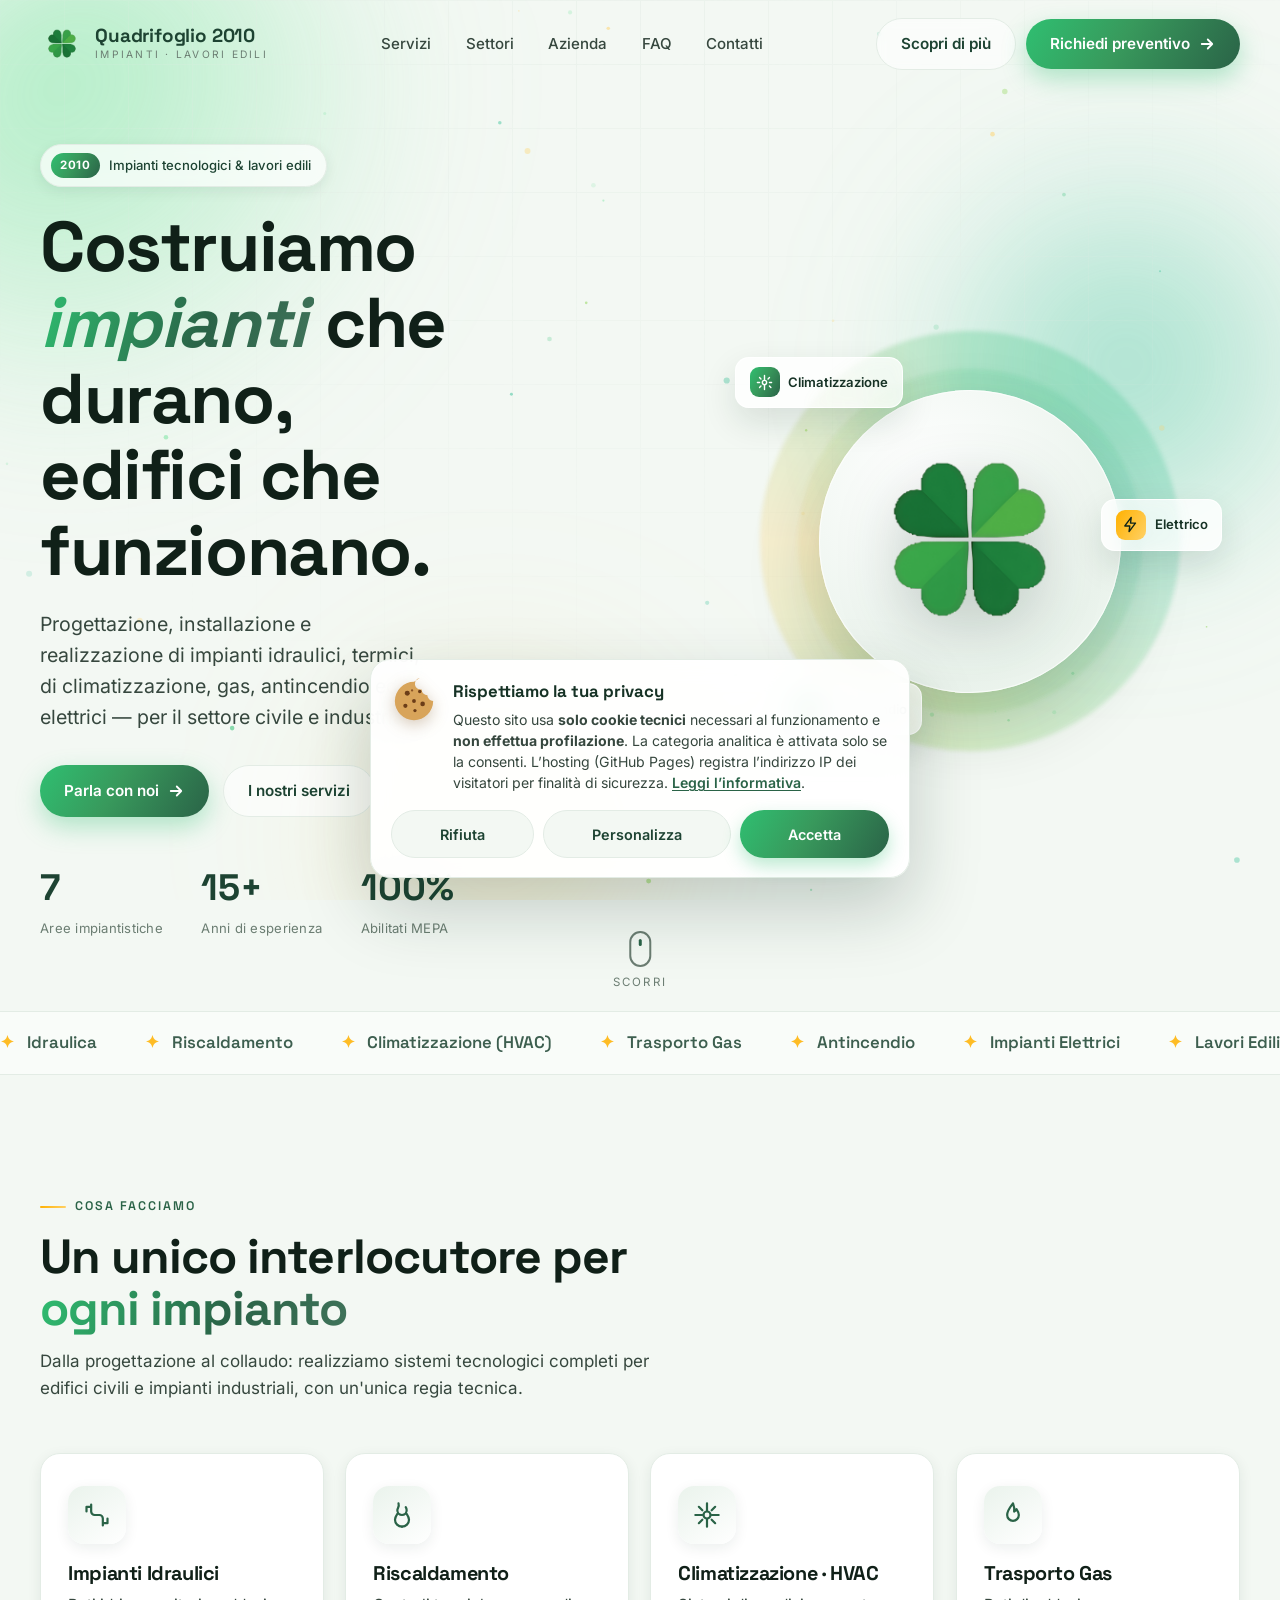
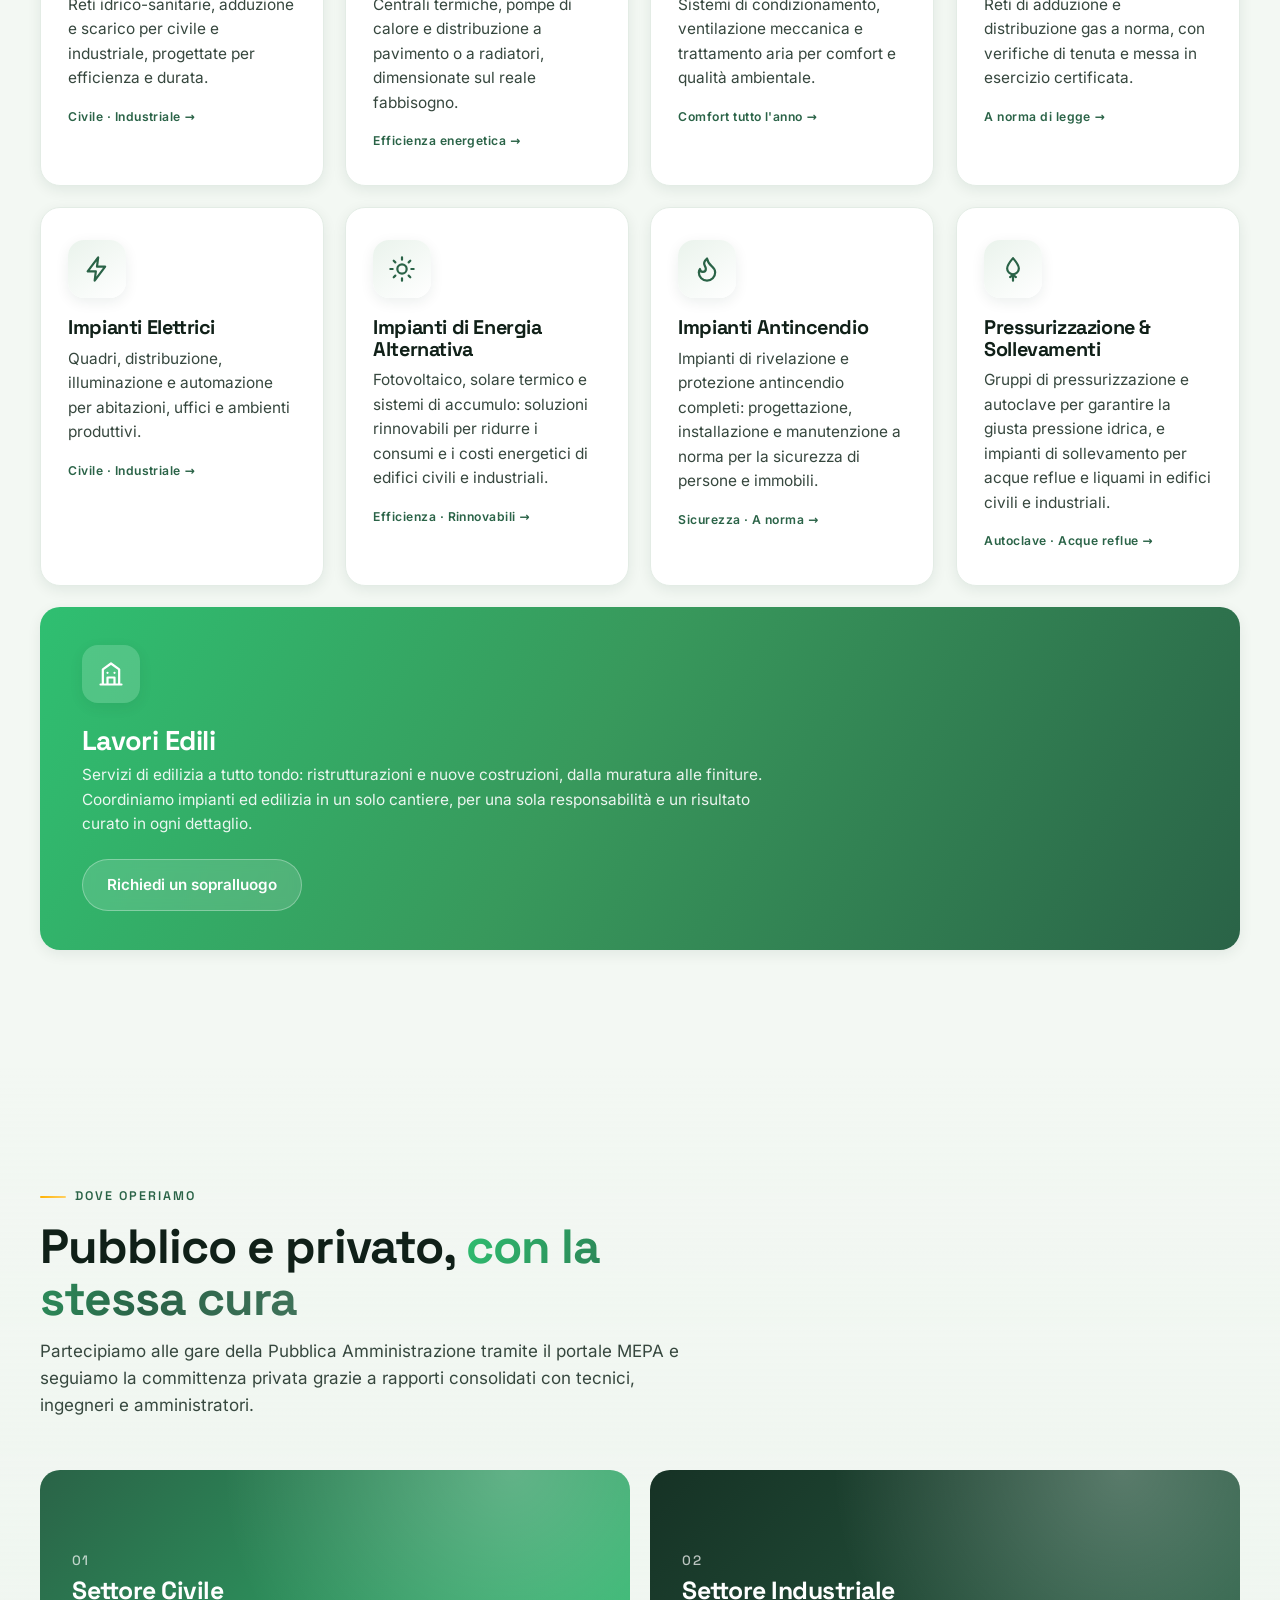
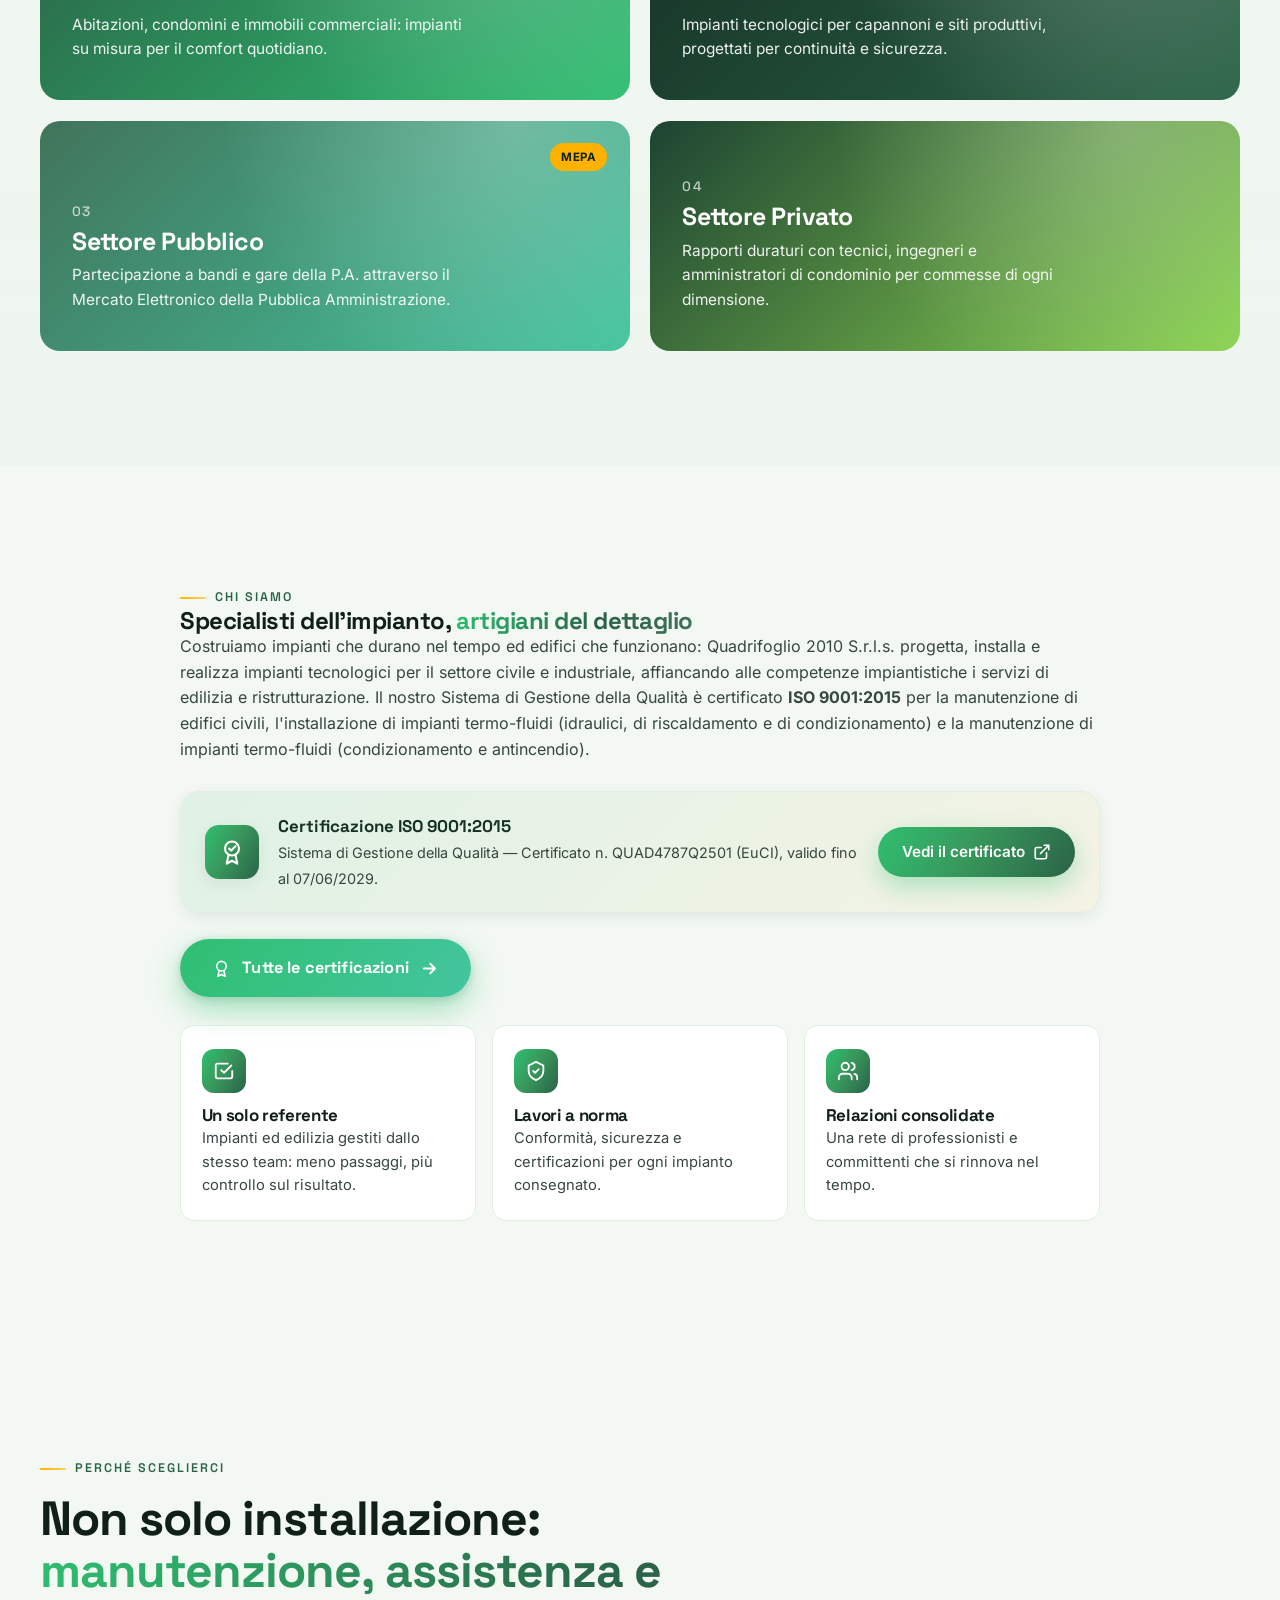
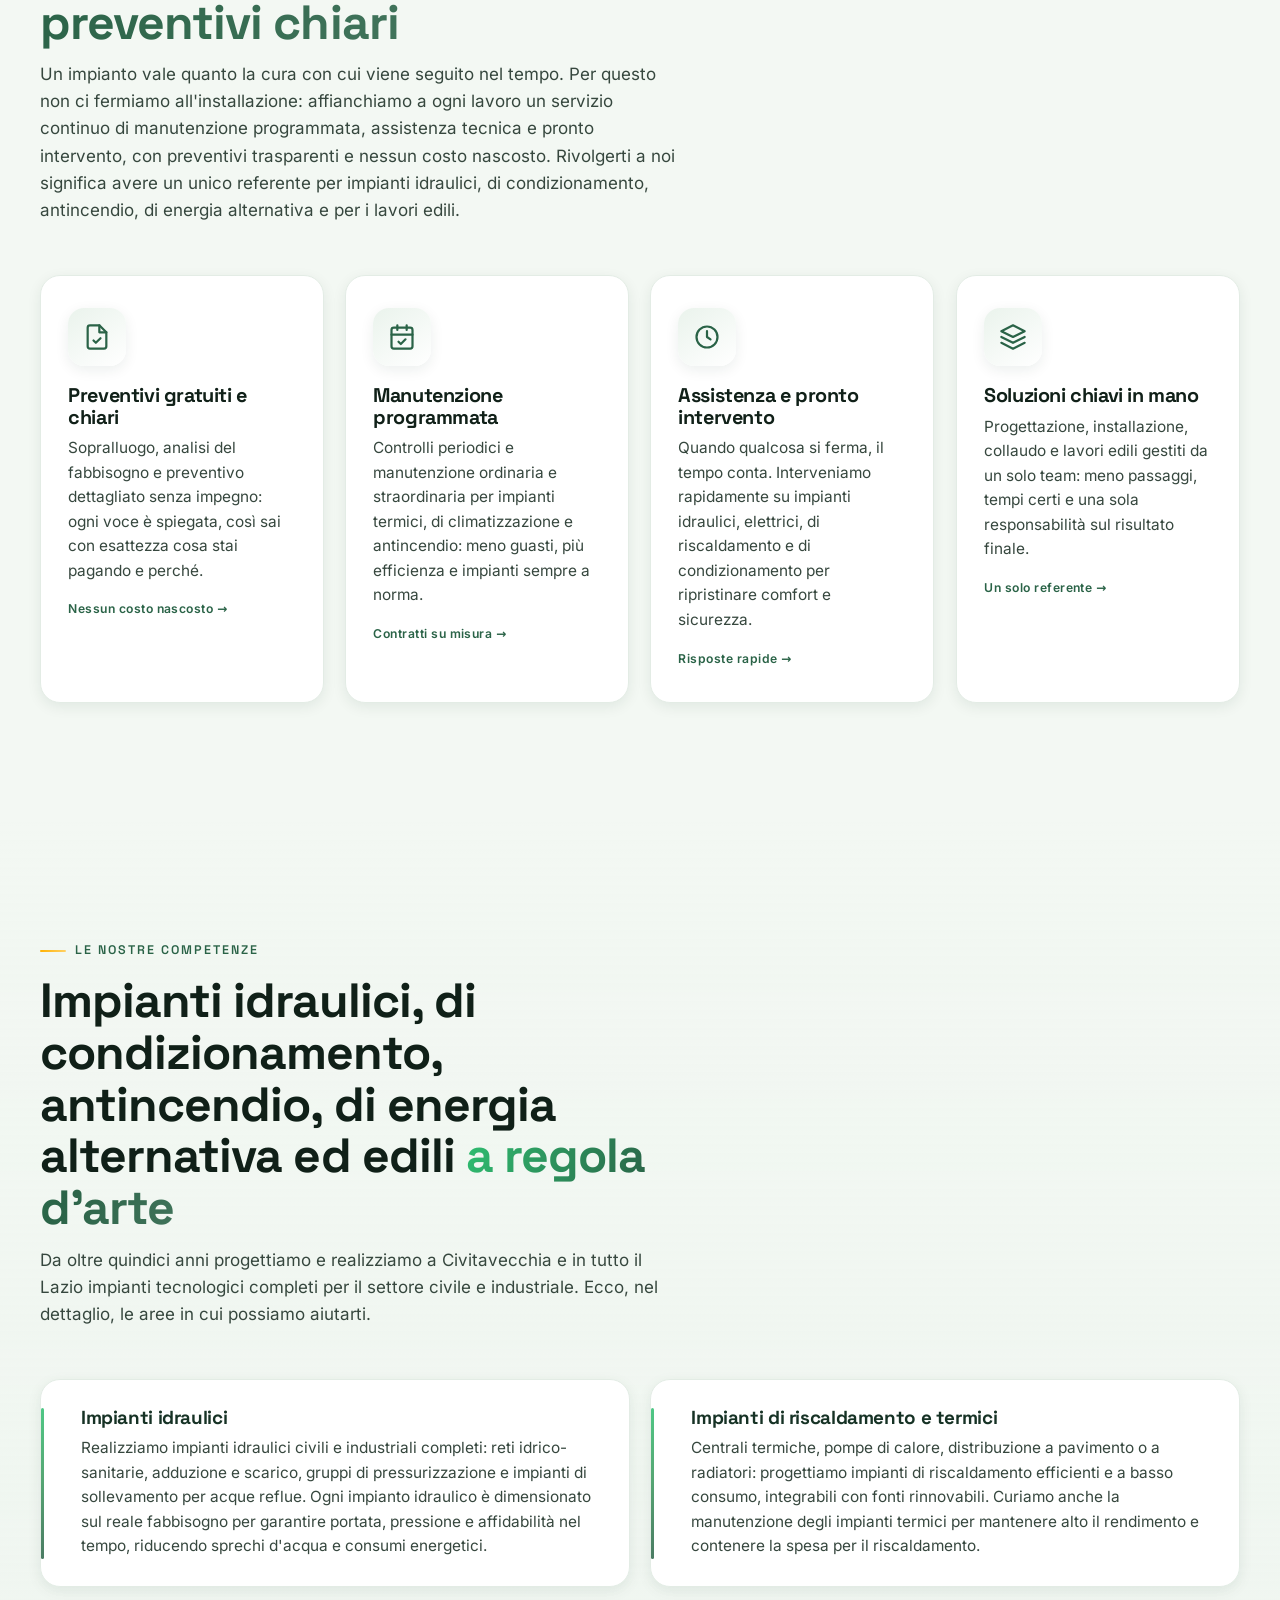
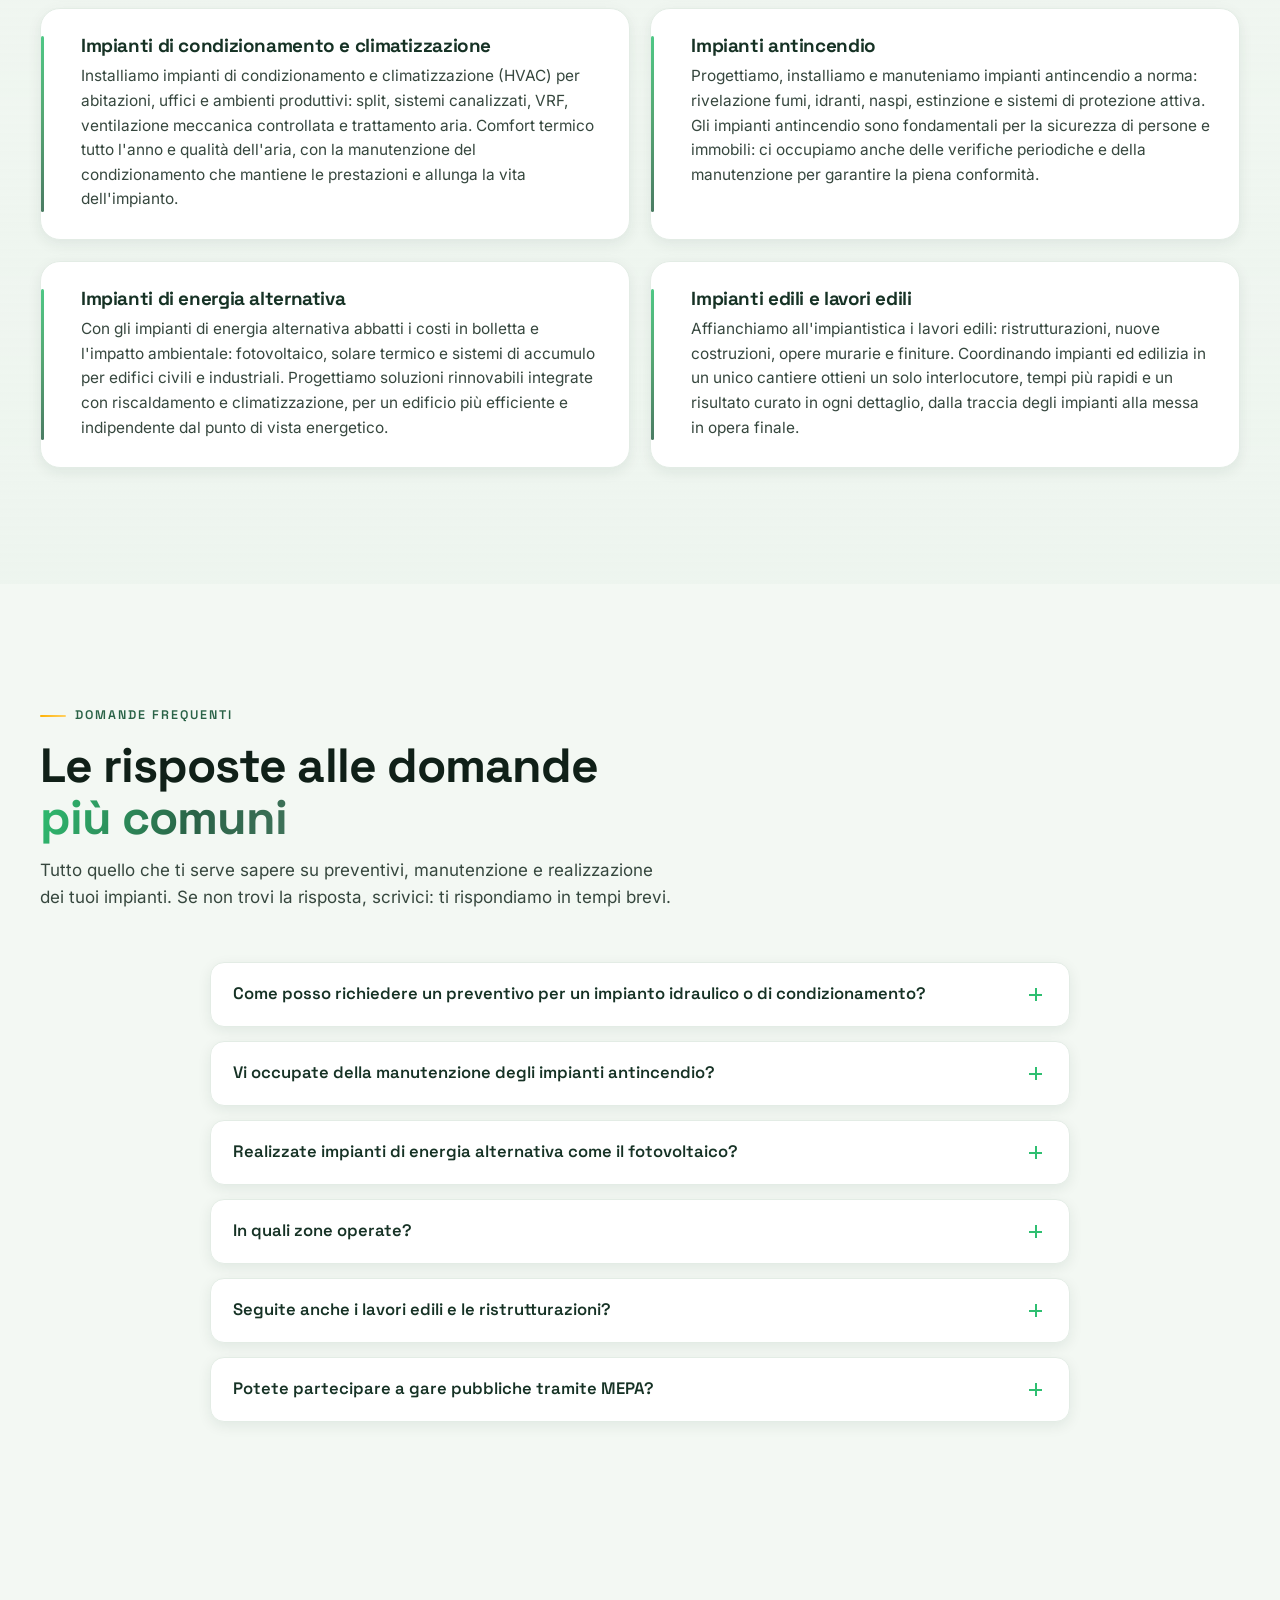
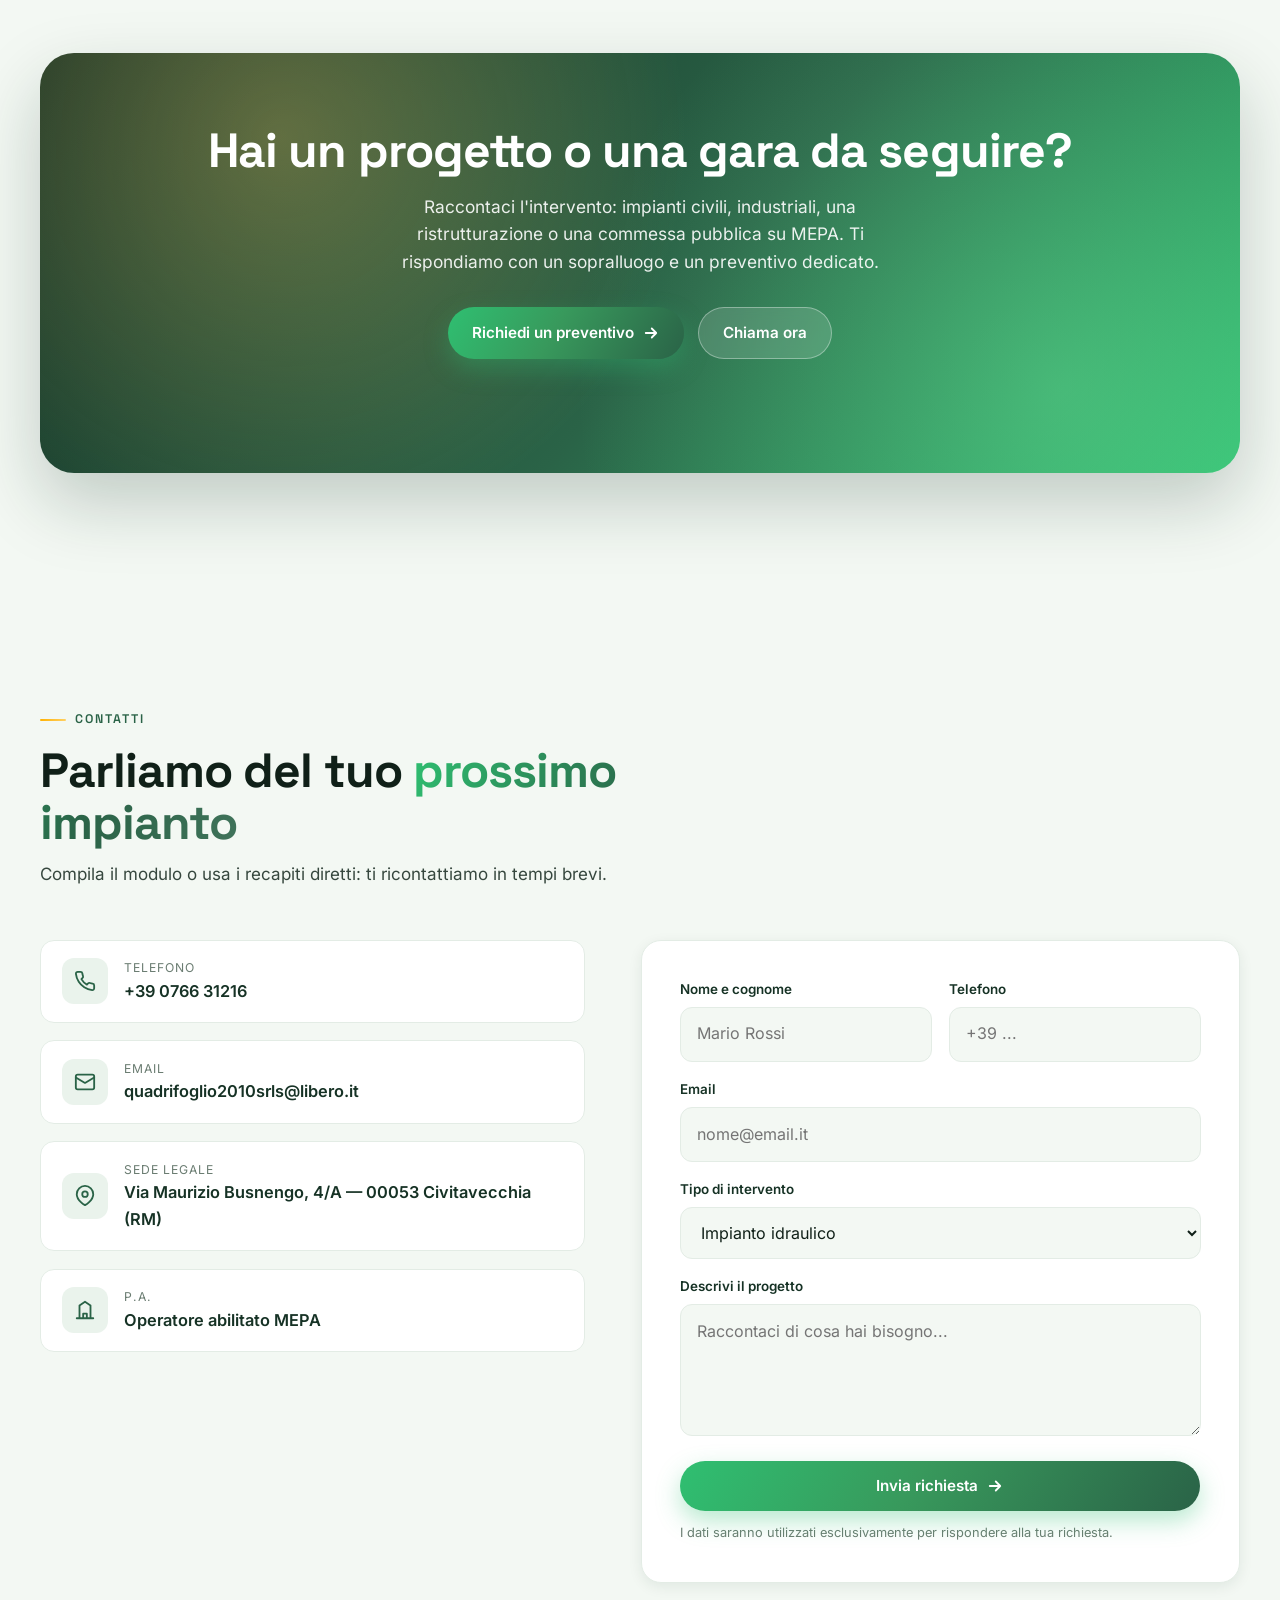
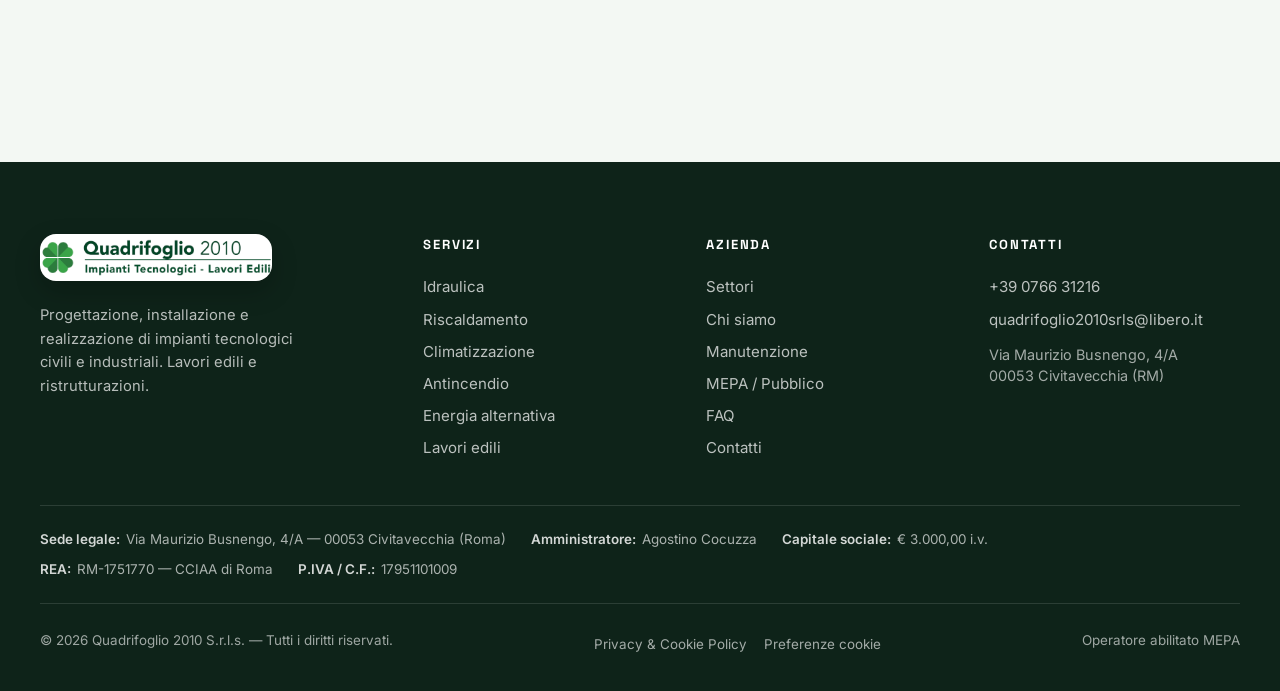
<file: index.html>
<!DOCTYPE html>
<html lang="it">
<head>
<meta charset="UTF-8">
<meta name="viewport" content="width=device-width, initial-scale=1.0">
<meta name="description" content="Quadrifoglio 2010 a Civitavecchia: impianti idraulici, di condizionamento, antincendio, di energia alternativa ed edili per civile e industriale. Preventivi gratuiti e manutenzione.">
<title>Impianti Tecnologici a Civitavecchia | Quadrifoglio 2010</title>

<!-- ============ SEO ============ -->
<meta name="robots" content="index, follow, max-image-preview:large, max-snippet:-1">
<meta name="author" content="Quadrifoglio 2010 S.r.l.s.">
<meta name="keywords" content="impianti tecnologici, impianti idraulici, riscaldamento, climatizzazione, HVAC, trasporto gas, impianti antincendio, impianti elettrici, fotovoltaico, energia alternativa, lavori edili, ristrutturazioni, MEPA, Civitavecchia, Roma, Lazio, ISO 9001">
<link rel="canonical" href="https://quadrifoglio2010srls.com/">
<meta name="theme-color" content="#2fbf71">

<!-- Geo / local SEO -->
<meta name="geo.region" content="IT-RM">
<meta name="geo.placename" content="Civitavecchia">
<meta name="geo.position" content="42.0924;11.7957">
<meta name="ICBM" content="42.0924, 11.7957">

<!-- Open Graph -->
<meta property="og:type" content="website">
<meta property="og:site_name" content="Quadrifoglio 2010 S.r.l.s.">
<meta property="og:locale" content="it_IT">
<meta property="og:title" content="Impianti Tecnologici a Civitavecchia | Quadrifoglio 2010">
<meta property="og:description" content="Quadrifoglio 2010 a Civitavecchia: impianti idraulici, di condizionamento, antincendio, di energia alternativa ed edili per civile e industriale. Preventivi gratuiti e manutenzione.">
<meta property="og:url" content="https://quadrifoglio2010srls.com/">
<meta property="og:image" content="https://quadrifoglio2010srls.com/assets/logo-full.png">
<meta property="og:image:alt" content="Quadrifoglio 2010 S.r.l.s. — Impianti Tecnologici · Lavori Edili">

<!-- Twitter -->
<meta name="twitter:card" content="summary_large_image">
<meta name="twitter:title" content="Impianti Tecnologici a Civitavecchia | Quadrifoglio 2010">
<meta name="twitter:description" content="Quadrifoglio 2010 a Civitavecchia: impianti idraulici, di condizionamento, antincendio, di energia alternativa ed edili per civile e industriale. Preventivi gratuiti e manutenzione.">
<meta name="twitter:image" content="https://quadrifoglio2010srls.com/assets/logo-full.png">

<link rel="manifest" href="site.webmanifest">

<!-- Self-hosted fonts (GDPR: no request to Google servers, no visitor IP shared) -->
<link rel="preload" href="assets/fonts/UcC73FwrK3iLTeHuS_nVMrMxCp50SjIa1ZL7.woff2" as="font" type="font/woff2" crossorigin>
<link rel="preload" href="assets/fonts/V8mDoQDjQSkFtoMM3T6r8E7mPbF4Cw.woff2" as="font" type="font/woff2" crossorigin>
<!-- Preload the hero/LCP image so it is fetched immediately, off the critical chain -->
<link rel="preload" href="assets/logo-clover.png" as="image" fetchpriority="high">
<!-- Self-hosted fonts inlined (no render-blocking request; woff2 are preloaded above) -->
<style>@font-face{font-family:'Inter';font-style:normal;font-weight:400;font-display:swap;src:url(assets/fonts/UcC73FwrK3iLTeHuS_nVMrMxCp50SjIa2JL7SUc.woff2) format('woff2');unicode-range:U+0460-052F,U+1C80-1C8A,U+20B4,U+2DE0-2DFF,U+A640-A69F,U+FE2E-FE2F}@font-face{font-family:'Inter';font-style:normal;font-weight:400;font-display:swap;src:url(assets/fonts/UcC73FwrK3iLTeHuS_nVMrMxCp50SjIa0ZL7SUc.woff2) format('woff2');unicode-range:U+0301,U+0400-045F,U+0490-0491,U+04B0-04B1,U+2116}@font-face{font-family:'Inter';font-style:normal;font-weight:400;font-display:swap;src:url(assets/fonts/UcC73FwrK3iLTeHuS_nVMrMxCp50SjIa2ZL7SUc.woff2) format('woff2');unicode-range:U+1F00-1FFF}@font-face{font-family:'Inter';font-style:normal;font-weight:400;font-display:swap;src:url(assets/fonts/UcC73FwrK3iLTeHuS_nVMrMxCp50SjIa1pL7SUc.woff2) format('woff2');unicode-range:U+0370-0377,U+037A-037F,U+0384-038A,U+038C,U+038E-03A1,U+03A3-03FF}@font-face{font-family:'Inter';font-style:normal;font-weight:400;font-display:swap;src:url(assets/fonts/UcC73FwrK3iLTeHuS_nVMrMxCp50SjIa2pL7SUc.woff2) format('woff2');unicode-range:U+0102-0103,U+0110-0111,U+0128-0129,U+0168-0169,U+01A0-01A1,U+01AF-01B0,U+0300-0301,U+0303-0304,U+0308-0309,U+0323,U+0329,U+1EA0-1EF9,U+20AB}@font-face{font-family:'Inter';font-style:normal;font-weight:400;font-display:swap;src:url(assets/fonts/UcC73FwrK3iLTeHuS_nVMrMxCp50SjIa25L7SUc.woff2) format('woff2');unicode-range:U+0100-02BA,U+02BD-02C5,U+02C7-02CC,U+02CE-02D7,U+02DD-02FF,U+0304,U+0308,U+0329,U+1D00-1DBF,U+1E00-1E9F,U+1EF2-1EFF,U+2020,U+20A0-20AB,U+20AD-20C0,U+2113,U+2C60-2C7F,U+A720-A7FF}@font-face{font-family:'Inter';font-style:normal;font-weight:400;font-display:swap;src:url(assets/fonts/UcC73FwrK3iLTeHuS_nVMrMxCp50SjIa1ZL7.woff2) format('woff2');unicode-range:U+0000-00FF,U+0131,U+0152-0153,U+02BB-02BC,U+02C6,U+02DA,U+02DC,U+0304,U+0308,U+0329,U+2000-206F,U+20AC,U+2122,U+2191,U+2193,U+2212,U+2215,U+FEFF,U+FFFD}@font-face{font-family:'Inter';font-style:normal;font-weight:500;font-display:swap;src:url(assets/fonts/UcC73FwrK3iLTeHuS_nVMrMxCp50SjIa2JL7SUc.woff2) format('woff2');unicode-range:U+0460-052F,U+1C80-1C8A,U+20B4,U+2DE0-2DFF,U+A640-A69F,U+FE2E-FE2F}@font-face{font-family:'Inter';font-style:normal;font-weight:500;font-display:swap;src:url(assets/fonts/UcC73FwrK3iLTeHuS_nVMrMxCp50SjIa0ZL7SUc.woff2) format('woff2');unicode-range:U+0301,U+0400-045F,U+0490-0491,U+04B0-04B1,U+2116}@font-face{font-family:'Inter';font-style:normal;font-weight:500;font-display:swap;src:url(assets/fonts/UcC73FwrK3iLTeHuS_nVMrMxCp50SjIa2ZL7SUc.woff2) format('woff2');unicode-range:U+1F00-1FFF}@font-face{font-family:'Inter';font-style:normal;font-weight:500;font-display:swap;src:url(assets/fonts/UcC73FwrK3iLTeHuS_nVMrMxCp50SjIa1pL7SUc.woff2) format('woff2');unicode-range:U+0370-0377,U+037A-037F,U+0384-038A,U+038C,U+038E-03A1,U+03A3-03FF}@font-face{font-family:'Inter';font-style:normal;font-weight:500;font-display:swap;src:url(assets/fonts/UcC73FwrK3iLTeHuS_nVMrMxCp50SjIa2pL7SUc.woff2) format('woff2');unicode-range:U+0102-0103,U+0110-0111,U+0128-0129,U+0168-0169,U+01A0-01A1,U+01AF-01B0,U+0300-0301,U+0303-0304,U+0308-0309,U+0323,U+0329,U+1EA0-1EF9,U+20AB}@font-face{font-family:'Inter';font-style:normal;font-weight:500;font-display:swap;src:url(assets/fonts/UcC73FwrK3iLTeHuS_nVMrMxCp50SjIa25L7SUc.woff2) format('woff2');unicode-range:U+0100-02BA,U+02BD-02C5,U+02C7-02CC,U+02CE-02D7,U+02DD-02FF,U+0304,U+0308,U+0329,U+1D00-1DBF,U+1E00-1E9F,U+1EF2-1EFF,U+2020,U+20A0-20AB,U+20AD-20C0,U+2113,U+2C60-2C7F,U+A720-A7FF}@font-face{font-family:'Inter';font-style:normal;font-weight:500;font-display:swap;src:url(assets/fonts/UcC73FwrK3iLTeHuS_nVMrMxCp50SjIa1ZL7.woff2) format('woff2');unicode-range:U+0000-00FF,U+0131,U+0152-0153,U+02BB-02BC,U+02C6,U+02DA,U+02DC,U+0304,U+0308,U+0329,U+2000-206F,U+20AC,U+2122,U+2191,U+2193,U+2212,U+2215,U+FEFF,U+FFFD}@font-face{font-family:'Inter';font-style:normal;font-weight:600;font-display:swap;src:url(assets/fonts/UcC73FwrK3iLTeHuS_nVMrMxCp50SjIa2JL7SUc.woff2) format('woff2');unicode-range:U+0460-052F,U+1C80-1C8A,U+20B4,U+2DE0-2DFF,U+A640-A69F,U+FE2E-FE2F}@font-face{font-family:'Inter';font-style:normal;font-weight:600;font-display:swap;src:url(assets/fonts/UcC73FwrK3iLTeHuS_nVMrMxCp50SjIa0ZL7SUc.woff2) format('woff2');unicode-range:U+0301,U+0400-045F,U+0490-0491,U+04B0-04B1,U+2116}@font-face{font-family:'Inter';font-style:normal;font-weight:600;font-display:swap;src:url(assets/fonts/UcC73FwrK3iLTeHuS_nVMrMxCp50SjIa2ZL7SUc.woff2) format('woff2');unicode-range:U+1F00-1FFF}@font-face{font-family:'Inter';font-style:normal;font-weight:600;font-display:swap;src:url(assets/fonts/UcC73FwrK3iLTeHuS_nVMrMxCp50SjIa1pL7SUc.woff2) format('woff2');unicode-range:U+0370-0377,U+037A-037F,U+0384-038A,U+038C,U+038E-03A1,U+03A3-03FF}@font-face{font-family:'Inter';font-style:normal;font-weight:600;font-display:swap;src:url(assets/fonts/UcC73FwrK3iLTeHuS_nVMrMxCp50SjIa2pL7SUc.woff2) format('woff2');unicode-range:U+0102-0103,U+0110-0111,U+0128-0129,U+0168-0169,U+01A0-01A1,U+01AF-01B0,U+0300-0301,U+0303-0304,U+0308-0309,U+0323,U+0329,U+1EA0-1EF9,U+20AB}@font-face{font-family:'Inter';font-style:normal;font-weight:600;font-display:swap;src:url(assets/fonts/UcC73FwrK3iLTeHuS_nVMrMxCp50SjIa25L7SUc.woff2) format('woff2');unicode-range:U+0100-02BA,U+02BD-02C5,U+02C7-02CC,U+02CE-02D7,U+02DD-02FF,U+0304,U+0308,U+0329,U+1D00-1DBF,U+1E00-1E9F,U+1EF2-1EFF,U+2020,U+20A0-20AB,U+20AD-20C0,U+2113,U+2C60-2C7F,U+A720-A7FF}@font-face{font-family:'Inter';font-style:normal;font-weight:600;font-display:swap;src:url(assets/fonts/UcC73FwrK3iLTeHuS_nVMrMxCp50SjIa1ZL7.woff2) format('woff2');unicode-range:U+0000-00FF,U+0131,U+0152-0153,U+02BB-02BC,U+02C6,U+02DA,U+02DC,U+0304,U+0308,U+0329,U+2000-206F,U+20AC,U+2122,U+2191,U+2193,U+2212,U+2215,U+FEFF,U+FFFD}@font-face{font-family:'Inter';font-style:normal;font-weight:700;font-display:swap;src:url(assets/fonts/UcC73FwrK3iLTeHuS_nVMrMxCp50SjIa2JL7SUc.woff2) format('woff2');unicode-range:U+0460-052F,U+1C80-1C8A,U+20B4,U+2DE0-2DFF,U+A640-A69F,U+FE2E-FE2F}@font-face{font-family:'Inter';font-style:normal;font-weight:700;font-display:swap;src:url(assets/fonts/UcC73FwrK3iLTeHuS_nVMrMxCp50SjIa0ZL7SUc.woff2) format('woff2');unicode-range:U+0301,U+0400-045F,U+0490-0491,U+04B0-04B1,U+2116}@font-face{font-family:'Inter';font-style:normal;font-weight:700;font-display:swap;src:url(assets/fonts/UcC73FwrK3iLTeHuS_nVMrMxCp50SjIa2ZL7SUc.woff2) format('woff2');unicode-range:U+1F00-1FFF}@font-face{font-family:'Inter';font-style:normal;font-weight:700;font-display:swap;src:url(assets/fonts/UcC73FwrK3iLTeHuS_nVMrMxCp50SjIa1pL7SUc.woff2) format('woff2');unicode-range:U+0370-0377,U+037A-037F,U+0384-038A,U+038C,U+038E-03A1,U+03A3-03FF}@font-face{font-family:'Inter';font-style:normal;font-weight:700;font-display:swap;src:url(assets/fonts/UcC73FwrK3iLTeHuS_nVMrMxCp50SjIa2pL7SUc.woff2) format('woff2');unicode-range:U+0102-0103,U+0110-0111,U+0128-0129,U+0168-0169,U+01A0-01A1,U+01AF-01B0,U+0300-0301,U+0303-0304,U+0308-0309,U+0323,U+0329,U+1EA0-1EF9,U+20AB}@font-face{font-family:'Inter';font-style:normal;font-weight:700;font-display:swap;src:url(assets/fonts/UcC73FwrK3iLTeHuS_nVMrMxCp50SjIa25L7SUc.woff2) format('woff2');unicode-range:U+0100-02BA,U+02BD-02C5,U+02C7-02CC,U+02CE-02D7,U+02DD-02FF,U+0304,U+0308,U+0329,U+1D00-1DBF,U+1E00-1E9F,U+1EF2-1EFF,U+2020,U+20A0-20AB,U+20AD-20C0,U+2113,U+2C60-2C7F,U+A720-A7FF}@font-face{font-family:'Inter';font-style:normal;font-weight:700;font-display:swap;src:url(assets/fonts/UcC73FwrK3iLTeHuS_nVMrMxCp50SjIa1ZL7.woff2) format('woff2');unicode-range:U+0000-00FF,U+0131,U+0152-0153,U+02BB-02BC,U+02C6,U+02DA,U+02DC,U+0304,U+0308,U+0329,U+2000-206F,U+20AC,U+2122,U+2191,U+2193,U+2212,U+2215,U+FEFF,U+FFFD}@font-face{font-family:'Space Grotesk';font-style:normal;font-weight:500;font-display:swap;src:url(assets/fonts/V8mDoQDjQSkFtoMM3T6r8E7mPb54C-s0.woff2) format('woff2');unicode-range:U+0102-0103,U+0110-0111,U+0128-0129,U+0168-0169,U+01A0-01A1,U+01AF-01B0,U+0300-0301,U+0303-0304,U+0308-0309,U+0323,U+0329,U+1EA0-1EF9,U+20AB}@font-face{font-family:'Space Grotesk';font-style:normal;font-weight:500;font-display:swap;src:url(assets/fonts/V8mDoQDjQSkFtoMM3T6r8E7mPb94C-s0.woff2) format('woff2');unicode-range:U+0100-02BA,U+02BD-02C5,U+02C7-02CC,U+02CE-02D7,U+02DD-02FF,U+0304,U+0308,U+0329,U+1D00-1DBF,U+1E00-1E9F,U+1EF2-1EFF,U+2020,U+20A0-20AB,U+20AD-20C0,U+2113,U+2C60-2C7F,U+A720-A7FF}@font-face{font-family:'Space Grotesk';font-style:normal;font-weight:500;font-display:swap;src:url(assets/fonts/V8mDoQDjQSkFtoMM3T6r8E7mPbF4Cw.woff2) format('woff2');unicode-range:U+0000-00FF,U+0131,U+0152-0153,U+02BB-02BC,U+02C6,U+02DA,U+02DC,U+0304,U+0308,U+0329,U+2000-206F,U+20AC,U+2122,U+2191,U+2193,U+2212,U+2215,U+FEFF,U+FFFD}@font-face{font-family:'Space Grotesk';font-style:normal;font-weight:600;font-display:swap;src:url(assets/fonts/V8mDoQDjQSkFtoMM3T6r8E7mPb54C-s0.woff2) format('woff2');unicode-range:U+0102-0103,U+0110-0111,U+0128-0129,U+0168-0169,U+01A0-01A1,U+01AF-01B0,U+0300-0301,U+0303-0304,U+0308-0309,U+0323,U+0329,U+1EA0-1EF9,U+20AB}@font-face{font-family:'Space Grotesk';font-style:normal;font-weight:600;font-display:swap;src:url(assets/fonts/V8mDoQDjQSkFtoMM3T6r8E7mPb94C-s0.woff2) format('woff2');unicode-range:U+0100-02BA,U+02BD-02C5,U+02C7-02CC,U+02CE-02D7,U+02DD-02FF,U+0304,U+0308,U+0329,U+1D00-1DBF,U+1E00-1E9F,U+1EF2-1EFF,U+2020,U+20A0-20AB,U+20AD-20C0,U+2113,U+2C60-2C7F,U+A720-A7FF}@font-face{font-family:'Space Grotesk';font-style:normal;font-weight:600;font-display:swap;src:url(assets/fonts/V8mDoQDjQSkFtoMM3T6r8E7mPbF4Cw.woff2) format('woff2');unicode-range:U+0000-00FF,U+0131,U+0152-0153,U+02BB-02BC,U+02C6,U+02DA,U+02DC,U+0304,U+0308,U+0329,U+2000-206F,U+20AC,U+2122,U+2191,U+2193,U+2212,U+2215,U+FEFF,U+FFFD}@font-face{font-family:'Space Grotesk';font-style:normal;font-weight:700;font-display:swap;src:url(assets/fonts/V8mDoQDjQSkFtoMM3T6r8E7mPb54C-s0.woff2) format('woff2');unicode-range:U+0102-0103,U+0110-0111,U+0128-0129,U+0168-0169,U+01A0-01A1,U+01AF-01B0,U+0300-0301,U+0303-0304,U+0308-0309,U+0323,U+0329,U+1EA0-1EF9,U+20AB}@font-face{font-family:'Space Grotesk';font-style:normal;font-weight:700;font-display:swap;src:url(assets/fonts/V8mDoQDjQSkFtoMM3T6r8E7mPb94C-s0.woff2) format('woff2');unicode-range:U+0100-02BA,U+02BD-02C5,U+02C7-02CC,U+02CE-02D7,U+02DD-02FF,U+0304,U+0308,U+0329,U+1D00-1DBF,U+1E00-1E9F,U+1EF2-1EFF,U+2020,U+20A0-20AB,U+20AD-20C0,U+2113,U+2C60-2C7F,U+A720-A7FF}@font-face{font-family:'Space Grotesk';font-style:normal;font-weight:700;font-display:swap;src:url(assets/fonts/V8mDoQDjQSkFtoMM3T6r8E7mPbF4Cw.woff2) format('woff2');unicode-range:U+0000-00FF,U+0131,U+0152-0153,U+02BB-02BC,U+02C6,U+02DA,U+02DC,U+0304,U+0308,U+0329,U+2000-206F,U+20AC,U+2122,U+2191,U+2193,U+2212,U+2215,U+FEFF,U+FFFD}</style>

<link rel="stylesheet" href="styles.css">

<!-- Vivid four-leaf clover favicon -->
<link rel="icon" href="data:image/svg+xml,%3Csvg xmlns='http://www.w3.org/2000/svg' viewBox='0 0 100 100'%3E%3Cg transform='translate(50 52)'%3E%3Cpath d='M0 0C-7-12-26-12-26-26-26-38-13-41 0-31 13-41 26-38 26-26 26-12 7-12 0 0Z' fill='%232fbf71'/%3E%3Cpath d='M0 0C-7-12-26-12-26-26-26-38-13-41 0-31 13-41 26-38 26-26 26-12 7-12 0 0Z' fill='%238bd450' transform='rotate(90)'/%3E%3Cpath d='M0 0C-7-12-26-12-26-26-26-38-13-41 0-31 13-41 26-38 26-26 26-12 7-12 0 0Z' fill='%2343c59e' transform='rotate(180)'/%3E%3Cpath d='M0 0C-7-12-26-12-26-26-26-38-13-41 0-31 13-41 26-38 26-26 26-12 7-12 0 0Z' fill='%236fe39a' transform='rotate(270)'/%3E%3C/g%3E%3C/svg%3E">
<link rel="icon" href="./favicon.ico?" sizes="any">
<link rel="shortcut icon" href="./favicon.ico?" type="image/x-icon">
<link rel="icon" type="image/png" sizes="32x32" href="./assets/favicon-32.png?">
<link rel="icon" type="image/png" sizes="16x16" href="./assets/favicon-16.png?">
<link rel="apple-touch-icon" href="./assets/apple-touch-icon.png?">

<!-- ============ STRUCTURED DATA (JSON-LD) ============ -->
<script type="application/ld+json">
{
  "@context": "https://schema.org",
  "@graph": [
    {
      "@type": ["GeneralContractor", "HVACBusiness", "Plumber", "Electrician"],
      "@id": "https://quadrifoglio2010srls.com/#business",
      "name": "Quadrifoglio 2010 S.r.l.s.",
      "legalName": "Quadrifoglio 2010 S.r.l.s.",
      "url": "https://quadrifoglio2010srls.com/",
      "logo": "https://quadrifoglio2010srls.com/assets/logo-full.png",
      "image": "https://quadrifoglio2010srls.com/assets/logo-full.png",
      "description": "Progettazione, installazione e realizzazione di impianti tecnologici civili e industriali (idraulici, riscaldamento, climatizzazione, gas, antincendio, elettrici, energia alternativa) e lavori edili. Sistema di Gestione della Qualità certificato ISO 9001:2015. Operatore abilitato MEPA.",
      "telephone": "+390766 31216",
      "email": "quadrifoglio2010srls@libero.it",
      "foundingDate": "2010",
      "founder": { "@type": "Person", "name": "Agostino Cocuzza" },
      "vatID": "IT17951101009",
      "taxID": "17951101009",
      "priceRange": "€€",
      "address": {
        "@type": "PostalAddress",
        "streetAddress": "Via Maurizio Busnengo, 4/A",
        "addressLocality": "Civitavecchia",
        "addressRegion": "RM",
        "postalCode": "00053",
        "addressCountry": "IT"
      },
      "geo": { "@type": "GeoCoordinates", "latitude": 42.0924, "longitude": 11.7957 },
      "areaServed": [
        { "@type": "AdministrativeArea", "name": "Lazio" },
        { "@type": "Country", "name": "Italia" }
      ],
      "knowsAbout": [
        "Impianti idraulici", "Riscaldamento", "Climatizzazione e HVAC",
        "Trasporto gas", "Impianti antincendio", "Impianti elettrici",
        "Energia alternativa e fotovoltaico", "Lavori edili e ristrutturazioni"
      ],
      "hasCredential": {
        "@type": "EducationalOccupationalCredential",
        "credentialCategory": "ISO 9001:2015",
        "name": "Certificazione ISO 9001:2015 — Sistema di Gestione della Qualità"
      }
    },
    {
      "@type": "WebSite",
      "@id": "https://quadrifoglio2010srls.com/#website",
      "url": "https://quadrifoglio2010srls.com/",
      "name": "Quadrifoglio 2010 S.r.l.s.",
      "inLanguage": "it-IT",
      "publisher": { "@id": "https://quadrifoglio2010srls.com/#business" }
    },
    {
      "@type": "OfferCatalog",
      "@id": "https://quadrifoglio2010srls.com/#servizi",
      "name": "Servizi di impiantistica e lavori edili",
      "itemListElement": [
        { "@type": "Service", "name": "Impianti idraulici", "serviceType": "Impianti idraulici civili e industriali", "areaServed": "Lazio", "provider": { "@id": "https://quadrifoglio2010srls.com/#business" } },
        { "@type": "Service", "name": "Impianti di condizionamento e climatizzazione", "serviceType": "Climatizzazione e HVAC", "areaServed": "Lazio", "provider": { "@id": "https://quadrifoglio2010srls.com/#business" } },
        { "@type": "Service", "name": "Impianti antincendio", "serviceType": "Rivelazione e protezione antincendio", "areaServed": "Lazio", "provider": { "@id": "https://quadrifoglio2010srls.com/#business" } },
        { "@type": "Service", "name": "Impianti di energia alternativa", "serviceType": "Fotovoltaico, solare termico e accumulo", "areaServed": "Lazio", "provider": { "@id": "https://quadrifoglio2010srls.com/#business" } },
        { "@type": "Service", "name": "Impianti edili e lavori edili", "serviceType": "Ristrutturazioni e nuove costruzioni", "areaServed": "Lazio", "provider": { "@id": "https://quadrifoglio2010srls.com/#business" } }
      ]
    },
    {
      "@type": "FAQPage",
      "@id": "https://quadrifoglio2010srls.com/#faq",
      "mainEntity": [
        {
          "@type": "Question",
          "name": "Come posso richiedere un preventivo per un impianto idraulico o di condizionamento?",
          "acceptedAnswer": { "@type": "Answer", "text": "È sufficiente compilare il modulo di contatto o telefonare in azienda. Fissiamo un sopralluogo gratuito, analizziamo il fabbisogno e ti consegniamo un preventivo dettagliato e senza impegno, con ogni voce di spesa spiegata in modo chiaro." }
        },
        {
          "@type": "Question",
          "name": "Vi occupate della manutenzione degli impianti antincendio?",
          "acceptedAnswer": { "@type": "Answer", "text": "Sì. Realizziamo e manuteniamo impianti antincendio di rivelazione e protezione, con verifiche periodiche e interventi programmati per mantenere l'impianto a norma e garantire la sicurezza di persone e immobili." }
        },
        {
          "@type": "Question",
          "name": "Realizzate impianti di energia alternativa come il fotovoltaico?",
          "acceptedAnswer": { "@type": "Answer", "text": "Progettiamo e installiamo impianti di energia alternativa: fotovoltaico, solare termico e sistemi di accumulo, per ridurre i consumi e i costi energetici di edifici civili e industriali." }
        },
        {
          "@type": "Question",
          "name": "In quali zone operate?",
          "acceptedAnswer": { "@type": "Answer", "text": "Abbiamo sede a Civitavecchia e operiamo in tutta la provincia di Roma e nel Lazio, sia per la committenza privata sia per la Pubblica Amministrazione tramite il portale MEPA." }
        },
        {
          "@type": "Question",
          "name": "Seguite anche i lavori edili e le ristrutturazioni?",
          "acceptedAnswer": { "@type": "Answer", "text": "Sì. Affianchiamo all'impiantistica i lavori edili: ristrutturazioni e nuove costruzioni, dalla muratura alle finiture. Coordiniamo impianti ed edilizia in un unico cantiere, con un solo referente." }
        },
        {
          "@type": "Question",
          "name": "Potete partecipare a gare pubbliche tramite MEPA?",
          "acceptedAnswer": { "@type": "Answer", "text": "Siamo un operatore economico abilitato sul Mercato Elettronico della Pubblica Amministrazione (MEPA) e partecipiamo regolarmente a bandi e gare per enti pubblici." }
        }
      ]
    }
  ]
}
</script>
</head>
<body>

<!-- ============ ATMOSPHERIC BACKGROUND ============ -->
<div class="bg-stage" aria-hidden="true">
  <span class="blob b1"></span>
  <span class="blob b2"></span>
  <span class="blob b3"></span>
</div>
<div class="bg-grid" aria-hidden="true"></div>
<canvas id="particles" aria-hidden="true"></canvas>

<!-- ============ REUSABLE CLOVER LOGO (vivid SVG) ============ -->
<svg width="0" height="0" class="svg-defs" aria-hidden="true">
  <defs>
    <symbol id="clover" viewBox="0 0 100 112">
      <!-- stem -->
      <path d="M50 60 Q57 86 50 106" fill="none" stroke="#3b8f5f" stroke-width="4.5" stroke-linecap="round"/>
      <g transform="translate(50 50)">
        <!-- four heart-shaped leaves, each a different vivid green -->
        <path d="M0 0C-7-12-26-12-26-26-26-38-13-41 0-31 13-41 26-38 26-26 26-12 7-12 0 0Z" fill="#2fbf71" transform="rotate(0)"/>
        <path d="M0 0C-7-12-26-12-26-26-26-38-13-41 0-31 13-41 26-38 26-26 26-12 7-12 0 0Z" fill="#8bd450" transform="rotate(90)"/>
        <path d="M0 0C-7-12-26-12-26-26-26-38-13-41 0-31 13-41 26-38 26-26 26-12 7-12 0 0Z" fill="#43c59e" transform="rotate(180)"/>
        <path d="M0 0C-7-12-26-12-26-26-26-38-13-41 0-31 13-41 26-38 26-26 26-12 7-12 0 0Z" fill="#6fe39a" transform="rotate(270)"/>
        <!-- subtle highlights -->
        <circle cx="-9" cy="-20" r="4" fill="#ffffff" opacity=".35"/>
        <circle cx="20" cy="-9" r="4" fill="#ffffff" opacity=".3"/>
      </g>
    </symbol>
  </defs>
</svg>

<!-- ============ HEADER ============ -->
<header class="site-header" id="header">
  <div class="wrap nav">
    <a class="brand" href="#top" aria-label="Quadrifoglio 2010 — home" title="Quadrifoglio 2010 — home">
      <img class="logo-svg" src="assets/logo-clover.png" alt="Logo Quadrifoglio 2010 S.r.l.s. — quadrifoglio a quattro foglie verde" width="44" height="44">
      <span class="brand-text">
        <strong>Quadrifoglio 2010</strong>
        <span>Impianti · Lavori Edili</span>
      </span>
    </a>

    <nav class="nav-links" id="navLinks" aria-label="Navigazione principale">
      <a href="#servizi" title="Servizi">Servizi</a>
      <a href="#settori" title="Settori">Settori</a>
      <a href="#azienda" title="Azienda">Azienda</a>
      <a href="#faq" title="Domande frequenti">FAQ</a>
      <a href="#contatti" title="Contatti">Contatti</a>
    </nav>

    <div class="nav-cta">
      <a class="btn btn-ghost" href="#azienda" title="Scopri di più">Scopri di più</a>
      <a class="btn btn-primary" href="#contatti" title="Richiedi preventivo"><span>Richiedi preventivo</span>
        <svg viewBox="0 0 24 24" fill="none" stroke="currentColor" stroke-width="2.4" stroke-linecap="round" stroke-linejoin="round"><path d="M5 12h14M13 6l6 6-6 6"/></svg>
      </a>
      <button class="nav-toggle" id="navToggle" aria-label="Apri menu" aria-expanded="false">
        <span></span><span></span><span></span>
      </button>
    </div>
  </div>
</header>

<main id="top">

<!-- ============ HERO ============ -->
<section class="hero section">
  <div class="wrap hero-grid">
    <!-- LEFT: content -->
    <div class="hero-copy">
      <span class="hero-badge load load-1"><b>2010</b> Impianti tecnologici &amp; lavori edili</span>
      <h1>
        <span class="line load load-2">Costruiamo</span>
        <span class="line load load-3"><em class="text-grad">impianti</em> che durano,</span>
        <span class="line load load-4">edifici che funzionano.</span>
      </h1>
      <p class="lead load load-5">Progettazione, installazione e realizzazione di impianti idraulici, termici, di climatizzazione, gas, antincendio ed elettrici — per il settore civile e industriale.</p>

      <div class="hero-actions load load-6">
        <a class="btn btn-primary" href="#contatti" title="Parla con noi"><span>Parla con noi</span>
          <svg viewBox="0 0 24 24" fill="none" stroke="currentColor" stroke-width="2.4" stroke-linecap="round" stroke-linejoin="round"><path d="M5 12h14M13 6l6 6-6 6"/></svg>
        </a>
        <a class="btn btn-ghost" href="#servizi" title="I nostri servizi">I nostri servizi</a>
      </div>

      <div class="hero-stats load load-7">
        <div class="stat"><div class="num" data-count="7">0</div><div class="lbl">Aree impiantistiche</div></div>
        <div class="stat"><div class="num" data-count="15" data-suffix="+">0</div><div class="lbl">Anni di esperienza</div></div>
        <div class="stat"><div class="num" data-count="100" data-suffix="%">0%</div><div class="lbl">Abilitati MEPA</div></div>
      </div>
    </div>

    <!-- RIGHT: animated visual -->
    <div class="hero-visual load">
      <div class="clover-stage">
        <span class="clover-ring"></span>
        <span class="clover-ring r2"></span>
        <span class="clover-disc"></span>
        <img class="clover-hero" data-tilt src="assets/logo-clover.png" alt="Quadrifoglio 2010 — impianti idraulici, di condizionamento, antincendio, energia alternativa e lavori edili a Civitavecchia" width="512" height="512" fetchpriority="high" decoding="async">

        <div class="chip c1">
          <i><svg viewBox="0 0 24 24" fill="none" stroke="currentColor" stroke-width="2" stroke-linecap="round" stroke-linejoin="round"><path d="M12 2v6M12 22v-6M5 12H2m20 0h-3M7 7 5 5m12 2 2-2M7 17l-2 2m14-2 2 2"/><circle cx="12" cy="12" r="3"/></svg></i>
          Climatizzazione
        </div>
        <div class="chip c2">
          <i><svg viewBox="0 0 24 24" fill="none" stroke="currentColor" stroke-width="2" stroke-linecap="round" stroke-linejoin="round"><path d="M13 2 4 14h7l-1 8 9-12h-7l1-8z"/></svg></i>
          Elettrico
        </div>
        <div class="chip c3">
          <i><svg viewBox="0 0 24 24" fill="none" stroke="currentColor" stroke-width="2" stroke-linecap="round" stroke-linejoin="round"><path d="M8.5 14.5A2.5 2.5 0 0 0 11 12c0-1.38-.5-2-1-3-1.072-2.143-.224-4.054 2-6 .5 2.5 2 4.9 4 6.5 2 1.6 3 3.5 3 5.5a7 7 0 1 1-14 0c0-1.153.433-2.294 1-3a2.5 2.5 0 0 0 2.5 2.5z"/></svg></i>
          Antincendio
        </div>
      </div>
    </div>
  </div>

  <div class="scroll-cue" aria-hidden="true">
    <span class="mouse"></span>
    Scorri
  </div>
</section>

<!-- ============ MARQUEE ============ -->
<div class="marquee" aria-hidden="true">
  <div class="marquee-track">
    <span>Idraulica</span><span>Riscaldamento</span><span>Climatizzazione (HVAC)</span><span>Trasporto Gas</span><span>Antincendio</span><span>Impianti Elettrici</span><span>Lavori Edili</span><span>Ristrutturazioni</span>
    <span>Idraulica</span><span>Riscaldamento</span><span>Climatizzazione (HVAC)</span><span>Trasporto Gas</span><span>Antincendio</span><span>Impianti Elettrici</span><span>Lavori Edili</span><span>Ristrutturazioni</span>
  </div>
</div>

<!-- ============ SERVICES ============ -->
<section class="section" id="servizi">
  <div class="wrap">
    <div class="section-head reveal">
      <span class="eyebrow">Cosa facciamo</span>
      <h2>Un unico interlocutore per <span class="text-grad">ogni impianto</span></h2>
      <p>Dalla progettazione al collaudo: realizziamo sistemi tecnologici completi per edifici civili e impianti industriali, con un'unica regia tecnica.</p>
    </div>

    <div class="services-grid">
      <!-- Plumbing -->
      <article class="card reveal" data-tilt data-d="1">
        <div class="icon"><svg viewBox="0 0 24 24" fill="none" stroke="currentColor" stroke-width="1.9" stroke-linecap="round" stroke-linejoin="round"><path d="M7 3v6a3 3 0 0 0 3 3h4a3 3 0 0 1 3 3v6M3 5h4M3 5v4M17 19h4M21 19v-4"/></svg></div>
        <h3>Impianti Idraulici</h3>
        <p>Reti idrico-sanitarie, adduzione e scarico per civile e industriale, progettate per efficienza e durata.</p>
        <span class="tag">Civile · Industriale →</span>
      </article>

      <!-- Heating -->
      <article class="card reveal" data-tilt data-d="2">
        <div class="icon"><svg viewBox="0 0 24 24" fill="none" stroke="currentColor" stroke-width="1.9" stroke-linecap="round" stroke-linejoin="round"><path d="M9 2c1 3-1 4-1 6a4 4 0 0 0 8 0c0-1-.3-2-.8-2.8M12 22a6 6 0 0 0 6-6c0-2-1-3.5-2-5"/><path d="M12 22a6 6 0 0 1-6-6c0-2 1-3.5 2-5"/></svg></div>
        <h3>Riscaldamento</h3>
        <p>Centrali termiche, pompe di calore e distribuzione a pavimento o a radiatori, dimensionate sul reale fabbisogno.</p>
        <span class="tag">Efficienza energetica →</span>
      </article>

      <!-- HVAC -->
      <article class="card reveal" data-tilt data-d="3">
        <div class="icon"><svg viewBox="0 0 24 24" fill="none" stroke="currentColor" stroke-width="1.9" stroke-linecap="round" stroke-linejoin="round"><circle cx="12" cy="12" r="3"/><path d="M12 2v6M12 16v6M2 12h6M16 12h6M5 5l3 3M16 16l3 3M19 5l-3 3M8 16l-3 3"/></svg></div>
        <h3>Climatizzazione · HVAC</h3>
        <p>Sistemi di condizionamento, ventilazione meccanica e trattamento aria per comfort e qualità ambientale.</p>
        <span class="tag">Comfort tutto l'anno →</span>
      </article>

      <!-- Gas -->
      <article class="card reveal" data-tilt data-d="1">
        <div class="icon"><svg viewBox="0 0 24 24" fill="none" stroke="currentColor" stroke-width="1.9" stroke-linecap="round" stroke-linejoin="round"><path d="M12 2C9 6 7 8 7 12a5 5 0 0 0 10 0c0-2-1-3.5-2-5-1 1.5-2 2-2 2s.5-3-1-7z"/></svg></div>
        <h3>Trasporto Gas</h3>
        <p>Reti di adduzione e distribuzione gas a norma, con verifiche di tenuta e messa in esercizio certificata.</p>
        <span class="tag">A norma di legge →</span>
      </article>

      <!-- Electrical -->
      <article class="card reveal" data-tilt data-d="2">
        <div class="icon"><svg viewBox="0 0 24 24" fill="none" stroke="currentColor" stroke-width="1.9" stroke-linecap="round" stroke-linejoin="round"><path d="M13 2 4 14h7l-1 8 9-12h-7l1-8z"/></svg></div>
        <h3>Impianti Elettrici</h3>
        <p>Quadri, distribuzione, illuminazione e automazione per abitazioni, uffici e ambienti produttivi.</p>
        <span class="tag">Civile · Industriale →</span>
      </article>

      <!-- Alternative energy -->
      <article class="card reveal" data-tilt data-d="3">
        <div class="icon"><svg viewBox="0 0 24 24" fill="none" stroke="currentColor" stroke-width="1.9" stroke-linecap="round" stroke-linejoin="round"><circle cx="12" cy="12" r="4"/><path d="M12 2v2M12 20v2M4.9 4.9l1.4 1.4M17.7 17.7l1.4 1.4M2 12h2M20 12h2M4.9 19.1l1.4-1.4M17.7 6.3l1.4-1.4"/></svg></div>
        <h3>Impianti di Energia Alternativa</h3>
        <p>Fotovoltaico, solare termico e sistemi di accumulo: soluzioni rinnovabili per ridurre i consumi e i costi energetici di edifici civili e industriali.</p>
        <span class="tag">Efficienza · Rinnovabili →</span>
      </article>

      <!-- Fire protection -->
      <article class="card reveal" data-tilt data-d="1">
        <div class="icon"><svg viewBox="0 0 24 24" fill="none" stroke="currentColor" stroke-width="1.9" stroke-linecap="round" stroke-linejoin="round"><path d="M8.5 14.5A2.5 2.5 0 0 0 11 12c0-1.38-.5-2-1-3-1.072-2.143-.224-4.054 2-6 .5 2.5 2 4.9 4 6.5 2 1.6 3 3.5 3 5.5a7 7 0 1 1-14 0c0-1.153.433-2.294 1-3a2.5 2.5 0 0 0 2.5 2.5z"/></svg></div>
        <h3>Impianti Antincendio</h3>
        <p>Impianti di rivelazione e protezione antincendio completi: progettazione, installazione e manutenzione a norma per la sicurezza di persone e immobili.</p>
        <span class="tag">Sicurezza · A norma →</span>
      </article>

      <!-- Pressurization & water lifting -->
      <article class="card reveal" data-tilt data-d="2">
        <div class="icon"><svg viewBox="0 0 24 24" fill="none" stroke="currentColor" stroke-width="1.9" stroke-linecap="round" stroke-linejoin="round"><path d="M12 2.7c3 3.5 5 6.3 5 8.8a5 5 0 0 1-10 0c0-2.5 2-5.3 5-8.8z"/><path d="M12 22v-5M9.5 19l2.5-2 2.5 2"/></svg></div>
        <h3>Pressurizzazione &amp; Sollevamenti</h3>
        <p>Gruppi di pressurizzazione e autoclave per garantire la giusta pressione idrica, e impianti di sollevamento per acque reflue e liquami in edifici civili e industriali.</p>
        <span class="tag">Autoclave · Acque reflue →</span>
      </article>

      <!-- Feature strip: Construction works -->
      <article class="card feature full reveal" data-d="3">
        <div class="icon"><svg viewBox="0 0 24 24" fill="none" stroke="currentColor" stroke-width="1.9" stroke-linecap="round" stroke-linejoin="round"><path d="M3 21h18M5 21V8l7-5 7 5v13M9 21v-6h6v6M9 11h.01M15 11h.01"/></svg></div>
        <h3>Lavori Edili</h3>
        <p>Servizi di edilizia a tutto tondo: ristrutturazioni e nuove costruzioni, dalla muratura alle finiture. Coordiniamo impianti ed edilizia in un solo cantiere, per una sola responsabilità e un risultato curato in ogni dettaglio.</p>
        <a class="btn btn-ghost" href="#contatti" title="Richiedi un sopralluogo">Richiedi un sopralluogo</a>
      </article>
    </div>
  </div>
</section>

<!-- ============ SECTORS ============ -->
<section class="section sectors" id="settori">
  <div class="wrap">
    <div class="section-head reveal">
      <span class="eyebrow">Dove operiamo</span>
      <h2>Pubblico e privato, <span class="text-grad">con la stessa cura</span></h2>
      <p>Partecipiamo alle gare della Pubblica Amministrazione tramite il portale MEPA e seguiamo la committenza privata grazie a rapporti consolidati con tecnici, ingegneri e amministratori.</p>
    </div>

    <div class="sectors-grid">
      <article class="sector s-civ reveal" data-d="1">
        <span class="s-num">01</span>
        <h3>Settore Civile</h3>
        <p>Abitazioni, condomìni e immobili commerciali: impianti su misura per il comfort quotidiano.</p>
      </article>
      <article class="sector s-ind reveal" data-d="2">
        <span class="s-num">02</span>
        <h3>Settore Industriale</h3>
        <p>Impianti tecnologici per capannoni e siti produttivi, progettati per continuità e sicurezza.</p>
      </article>
      <article class="sector s-pub reveal" data-d="3">
        <span class="badge-mepa">MEPA</span>
        <span class="s-num">03</span>
        <h3>Settore Pubblico</h3>
        <p>Partecipazione a bandi e gare della P.A. attraverso il Mercato Elettronico della Pubblica Amministrazione.</p>
      </article>
      <article class="sector s-priv reveal" data-d="4">
        <span class="s-num">04</span>
        <h3>Settore Privato</h3>
        <p>Rapporti duraturi con tecnici, ingegneri e amministratori di condominio per commesse di ogni dimensione.</p>
      </article>
    </div>
  </div>
</section>

<!-- ============ ABOUT / WHY ============ -->
<section class="section" id="azienda">
  <div class="wrap about-single">
    <div class="about-copy">
      <span class="eyebrow reveal">Chi siamo</span>
      <h2 class="section-head reveal mb-tight">Specialisti dell'impianto, <span class="text-grad">artigiani del dettaglio</span></h2>
      <p class="reveal text-soft">Costruiamo impianti che durano nel tempo ed edifici che funzionano: Quadrifoglio 2010 S.r.l.s. progetta, installa e realizza impianti tecnologici per il settore civile e industriale, affiancando alle competenze impiantistiche i servizi di edilizia e ristrutturazione. Il nostro Sistema di Gestione della Qualità è certificato <b>ISO 9001:2015</b> per la manutenzione di edifici civili, l'installazione di impianti termo-fluidi (idraulici, di riscaldamento e di condizionamento) e la manutenzione di impianti termo-fluidi (condizionamento e antincendio).</p>

      <!-- Certificazione + bottone certificato -->
      <div class="cert-card reveal">
        <div class="cert-ic">
          <svg viewBox="0 0 24 24" fill="none" stroke="currentColor" stroke-width="1.8" stroke-linecap="round" stroke-linejoin="round"><circle cx="12" cy="9" r="6"/><path d="M9 14.5 7.5 22l4.5-2.5L16.5 22 15 14.5"/><path d="m9.5 9 1.8 1.8L15 7"/></svg>
        </div>
        <div class="cert-body">
          <strong>Certificazione ISO 9001:2015</strong>
          <span>Sistema di Gestione della Qualità — Certificato n. QUAD4787Q2501 (EuCI), valido fino al 07/06/2029.</span>
        </div>
        <a class="btn btn-primary cert-btn" id="certLink" href="https://drive.google.com/file/d/1SbGLcYLTrpvEILOt3RIGqUomWUOdhS-y/view?usp=sharing" target="_blank" rel="noopener" title="Vedi il certificato">
          <span>Vedi il certificato</span>
          <svg viewBox="0 0 24 24" fill="none" stroke="currentColor" stroke-width="2.2" stroke-linecap="round" stroke-linejoin="round"><path d="M15 3h6v6M10 14 21 3M18 13v6a2 2 0 0 1-2 2H5a2 2 0 0 1-2-2V8a2 2 0 0 1 2-2h6"/></svg>
        </a>
      </div>

      <!-- Bottone verso la pagina dedicata alle certificazioni -->
      <div class="cert-cta reveal">
        <a class="btn-pulse" href="certificazioni.html" aria-label="Vai a tutte le certificazioni" title="Vai a tutte le certificazioni">
          <svg class="bp-ic" viewBox="0 0 24 24" fill="none" stroke="currentColor" stroke-width="2" stroke-linecap="round" stroke-linejoin="round"><circle cx="12" cy="9" r="6"/><path d="M9 14.5 7.5 22l4.5-2.5L16.5 22 15 14.5"/></svg>
          <span>Tutte le certificazioni</span>
          <svg class="bp-arrow" viewBox="0 0 24 24" fill="none" stroke="currentColor" stroke-width="2.4" stroke-linecap="round" stroke-linejoin="round"><path d="M5 12h14M13 6l6 6-6 6"/></svg>
        </a>
      </div>

      <div class="why-list">
        <div class="why-item reveal" data-d="1">
          <div class="wi-ic"><svg viewBox="0 0 24 24" fill="none" stroke="currentColor" stroke-width="2" stroke-linecap="round" stroke-linejoin="round"><path d="M9 11l3 3 8-8M21 12v6a2 2 0 0 1-2 2H5a2 2 0 0 1-2-2V6a2 2 0 0 1 2-2h11"/></svg></div>
          <div><h4>Un solo referente</h4><p>Impianti ed edilizia gestiti dallo stesso team: meno passaggi, più controllo sul risultato.</p></div>
        </div>
        <div class="why-item reveal" data-d="2">
          <div class="wi-ic"><svg viewBox="0 0 24 24" fill="none" stroke="currentColor" stroke-width="2" stroke-linecap="round" stroke-linejoin="round"><path d="M12 2 4 6v6c0 5 3.5 8 8 10 4.5-2 8-5 8-10V6l-8-4z"/><path d="M9 12l2 2 4-4"/></svg></div>
          <div><h4>Lavori a norma</h4><p>Conformità, sicurezza e certificazioni per ogni impianto consegnato.</p></div>
        </div>
        <div class="why-item reveal" data-d="3">
          <div class="wi-ic"><svg viewBox="0 0 24 24" fill="none" stroke="currentColor" stroke-width="2" stroke-linecap="round" stroke-linejoin="round"><path d="M16 21v-2a4 4 0 0 0-4-4H6a4 4 0 0 0-4 4v2M9 11a4 4 0 1 0 0-8 4 4 0 0 0 0 8zM22 21v-2a4 4 0 0 0-3-3.87M16 3.13A4 4 0 0 1 16 11"/></svg></div>
          <div><h4>Relazioni consolidate</h4><p>Una rete di professionisti e committenti che si rinnova nel tempo.</p></div>
        </div>
      </div>
    </div>
  </div>
</section>

<!-- ============ WHY US · MAINTENANCE & QUOTES ============ -->
<section class="section" id="manutenzione">
  <div class="wrap">
    <div class="section-head reveal">
      <span class="eyebrow">Perché sceglierci</span>
      <h2>Non solo installazione: <span class="text-grad">manutenzione, assistenza e preventivi chiari</span></h2>
      <p>Un impianto vale quanto la cura con cui viene seguito nel tempo. Per questo non ci fermiamo all'installazione: affianchiamo a ogni lavoro un servizio continuo di manutenzione programmata, assistenza tecnica e pronto intervento, con preventivi trasparenti e nessun costo nascosto. Rivolgerti a noi significa avere un unico referente per impianti idraulici, di condizionamento, antincendio, di energia alternativa e per i lavori edili.</p>
    </div>

    <div class="services-grid">
      <article class="card reveal" data-tilt data-d="1">
        <div class="icon"><svg viewBox="0 0 24 24" fill="none" stroke="currentColor" stroke-width="1.9" stroke-linecap="round" stroke-linejoin="round"><path d="M14 2H6a2 2 0 0 0-2 2v16a2 2 0 0 0 2 2h12a2 2 0 0 0 2-2V8z"/><path d="M14 2v6h6"/><path d="m9 15 2 2 4-4"/></svg></div>
        <h3>Preventivi gratuiti e chiari</h3>
        <p>Sopralluogo, analisi del fabbisogno e preventivo dettagliato senza impegno: ogni voce è spiegata, così sai con esattezza cosa stai pagando e perché.</p>
        <span class="tag">Nessun costo nascosto →</span>
      </article>

      <article class="card reveal" data-tilt data-d="2">
        <div class="icon"><svg viewBox="0 0 24 24" fill="none" stroke="currentColor" stroke-width="1.9" stroke-linecap="round" stroke-linejoin="round"><rect x="3" y="4" width="18" height="18" rx="2"/><path d="M16 2v4M8 2v4M3 10h18"/><path d="m9 16 2 2 4-4"/></svg></div>
        <h3>Manutenzione programmata</h3>
        <p>Controlli periodici e manutenzione ordinaria e straordinaria per impianti termici, di climatizzazione e antincendio: meno guasti, più efficienza e impianti sempre a norma.</p>
        <span class="tag">Contratti su misura →</span>
      </article>

      <article class="card reveal" data-tilt data-d="3">
        <div class="icon"><svg viewBox="0 0 24 24" fill="none" stroke="currentColor" stroke-width="1.9" stroke-linecap="round" stroke-linejoin="round"><circle cx="12" cy="12" r="9"/><path d="M12 7v5l3 2"/></svg></div>
        <h3>Assistenza e pronto intervento</h3>
        <p>Quando qualcosa si ferma, il tempo conta. Interveniamo rapidamente su impianti idraulici, elettrici, di riscaldamento e di condizionamento per ripristinare comfort e sicurezza.</p>
        <span class="tag">Risposte rapide →</span>
      </article>

      <article class="card reveal" data-tilt data-d="1">
        <div class="icon"><svg viewBox="0 0 24 24" fill="none" stroke="currentColor" stroke-width="1.9" stroke-linecap="round" stroke-linejoin="round"><path d="M12 2 2 7l10 5 10-5-10-5z"/><path d="m2 17 10 5 10-5M2 12l10 5 10-5"/></svg></div>
        <h3>Soluzioni chiavi in mano</h3>
        <p>Progettazione, installazione, collaudo e lavori edili gestiti da un solo team: meno passaggi, tempi certi e una sola responsabilità sul risultato finale.</p>
        <span class="tag">Un solo referente →</span>
      </article>
    </div>
  </div>
</section>

<!-- ============ DEEP COMPETENCIES (SEO-rich) ============ -->
<section class="section sectors" id="competenze">
  <div class="wrap">
    <div class="section-head reveal">
      <span class="eyebrow">Le nostre competenze</span>
      <h2>Impianti idraulici, di condizionamento, antincendio, di energia alternativa ed edili <span class="text-grad">a regola d'arte</span></h2>
      <p>Da oltre quindici anni progettiamo e realizziamo a Civitavecchia e in tutto il Lazio impianti tecnologici completi per il settore civile e industriale. Ecco, nel dettaglio, le aree in cui possiamo aiutarti.</p>
    </div>

    <div class="deep-grid">
      <article class="deep-card reveal" data-d="1">
        <h3>Impianti idraulici</h3>
        <p>Realizziamo impianti idraulici civili e industriali completi: reti idrico-sanitarie, adduzione e scarico, gruppi di pressurizzazione e impianti di sollevamento per acque reflue. Ogni impianto idraulico è dimensionato sul reale fabbisogno per garantire portata, pressione e affidabilità nel tempo, riducendo sprechi d'acqua e consumi energetici.</p>
      </article>

      <article class="deep-card reveal" data-d="2">
        <h3>Impianti di riscaldamento e termici</h3>
        <p>Centrali termiche, pompe di calore, distribuzione a pavimento o a radiatori: progettiamo impianti di riscaldamento efficienti e a basso consumo, integrabili con fonti rinnovabili. Curiamo anche la manutenzione degli impianti termici per mantenere alto il rendimento e contenere la spesa per il riscaldamento.</p>
      </article>

      <article class="deep-card reveal" data-d="3">
        <h3>Impianti di condizionamento e climatizzazione</h3>
        <p>Installiamo impianti di condizionamento e climatizzazione (HVAC) per abitazioni, uffici e ambienti produttivi: split, sistemi canalizzati, VRF, ventilazione meccanica controllata e trattamento aria. Comfort termico tutto l'anno e qualità dell'aria, con la manutenzione del condizionamento che mantiene le prestazioni e allunga la vita dell'impianto.</p>
      </article>

      <article class="deep-card reveal" data-d="1">
        <h3>Impianti antincendio</h3>
        <p>Progettiamo, installiamo e manuteniamo impianti antincendio a norma: rivelazione fumi, idranti, naspi, estinzione e sistemi di protezione attiva. Gli impianti antincendio sono fondamentali per la sicurezza di persone e immobili: ci occupiamo anche delle verifiche periodiche e della manutenzione per garantire la piena conformità.</p>
      </article>

      <article class="deep-card reveal" data-d="2">
        <h3>Impianti di energia alternativa</h3>
        <p>Con gli impianti di energia alternativa abbatti i costi in bolletta e l'impatto ambientale: fotovoltaico, solare termico e sistemi di accumulo per edifici civili e industriali. Progettiamo soluzioni rinnovabili integrate con riscaldamento e climatizzazione, per un edificio più efficiente e indipendente dal punto di vista energetico.</p>
      </article>

      <article class="deep-card reveal" data-d="3">
        <h3>Impianti edili e lavori edili</h3>
        <p>Affianchiamo all'impiantistica i lavori edili: ristrutturazioni, nuove costruzioni, opere murarie e finiture. Coordinando impianti ed edilizia in un unico cantiere ottieni un solo interlocutore, tempi più rapidi e un risultato curato in ogni dettaglio, dalla traccia degli impianti alla messa in opera finale.</p>
      </article>
    </div>
  </div>
</section>

<!-- ============ FAQ ============ -->
<section class="section" id="faq">
  <div class="wrap">
    <div class="section-head reveal">
      <span class="eyebrow">Domande frequenti</span>
      <h2>Le risposte alle domande <span class="text-grad">più comuni</span></h2>
      <p>Tutto quello che ti serve sapere su preventivi, manutenzione e realizzazione dei tuoi impianti. Se non trovi la risposta, scrivici: ti rispondiamo in tempi brevi.</p>
    </div>

    <div class="faq-grid">
      <details class="faq-item reveal" data-d="1">
        <summary>Come posso richiedere un preventivo per un impianto idraulico o di condizionamento?</summary>
        <p>È sufficiente compilare il modulo di contatto in fondo alla pagina oppure telefonarci. Fissiamo un sopralluogo gratuito, analizziamo il fabbisogno e ti consegniamo un preventivo dettagliato e senza impegno, con ogni voce di spesa spiegata in modo chiaro.</p>
      </details>

      <details class="faq-item reveal" data-d="1">
        <summary>Vi occupate della manutenzione degli impianti antincendio?</summary>
        <p>Sì. Realizziamo e manuteniamo impianti antincendio di rivelazione e protezione, con verifiche periodiche e interventi programmati per mantenere l'impianto a norma e garantire la sicurezza di persone e immobili.</p>
      </details>

      <details class="faq-item reveal" data-d="1">
        <summary>Realizzate impianti di energia alternativa come il fotovoltaico?</summary>
        <p>Progettiamo e installiamo impianti di energia alternativa: fotovoltaico, solare termico e sistemi di accumulo, per ridurre i consumi e i costi energetici di edifici civili e industriali, anche in abbinamento agli impianti di riscaldamento e climatizzazione.</p>
      </details>

      <details class="faq-item reveal" data-d="1">
        <summary>In quali zone operate?</summary>
        <p>Abbiamo sede a Civitavecchia e operiamo in tutta la provincia di Roma e nel Lazio, sia per la committenza privata sia per la Pubblica Amministrazione attraverso il portale MEPA.</p>
      </details>

      <details class="faq-item reveal" data-d="1">
        <summary>Seguite anche i lavori edili e le ristrutturazioni?</summary>
        <p>Sì. Affianchiamo all'impiantistica i lavori edili: ristrutturazioni e nuove costruzioni, dalla muratura alle finiture. Coordiniamo impianti ed edilizia in un unico cantiere, con un solo referente e una sola responsabilità sul risultato.</p>
      </details>

      <details class="faq-item reveal" data-d="1">
        <summary>Potete partecipare a gare pubbliche tramite MEPA?</summary>
        <p>Siamo un operatore economico abilitato sul Mercato Elettronico della Pubblica Amministrazione (MEPA) e partecipiamo regolarmente a bandi e gare per enti pubblici, con la stessa cura riservata ai lavori privati.</p>
      </details>
    </div>
  </div>
</section>

<!-- ============ CTA BANNER ============ -->
<section class="section">
  <div class="wrap">
    <div class="cta-banner reveal">
      <h2>Hai un progetto o una gara da seguire?</h2>
      <p>Raccontaci l'intervento: impianti civili, industriali, una ristrutturazione o una commessa pubblica su MEPA. Ti rispondiamo con un sopralluogo e un preventivo dedicato.</p>
      <div class="hero-actions">
        <a class="btn btn-primary" href="#contatti" title="Richiedi un preventivo"><span>Richiedi un preventivo</span>
          <svg viewBox="0 0 24 24" fill="none" stroke="currentColor" stroke-width="2.4" stroke-linecap="round" stroke-linejoin="round"><path d="M5 12h14M13 6l6 6-6 6"/></svg>
        </a>
        <a class="btn btn-ghost" href="tel:+39076631216" title="Chiama ora">Chiama ora</a>
      </div>
    </div>
  </div>
</section>

<!-- ============ CONTACT ============ -->
<section class="section" id="contatti">
  <div class="wrap">
    <div class="section-head reveal">
      <span class="eyebrow">Contatti</span>
      <h2>Parliamo del tuo <span class="text-grad">prossimo impianto</span></h2>
      <p>Compila il modulo o usa i recapiti diretti: ti ricontattiamo in tempi brevi.</p>
    </div>

    <div class="contact-grid">
      <div class="contact-info">
        <a class="contact-line reveal" data-d="1" href="tel:+39076631216" title="Telefono +39 0766 31216">
          <span class="ci"><svg viewBox="0 0 24 24" fill="none" stroke="currentColor" stroke-width="2" stroke-linecap="round" stroke-linejoin="round"><path d="M22 16.92v3a2 2 0 0 1-2.18 2 19.8 19.8 0 0 1-8.63-3.07 19.5 19.5 0 0 1-6-6A19.8 19.8 0 0 1 2.09 4.18 2 2 0 0 1 4.11 2h3a2 2 0 0 1 2 1.72c.13.96.36 1.9.7 2.81a2 2 0 0 1-.45 2.11L8.09 9.91a16 16 0 0 0 6 6l1.27-1.27a2 2 0 0 1 2.11-.45c.91.34 1.85.57 2.81.7A2 2 0 0 1 22 16.92z"/></svg></span>
          <span><small>Telefono</small><b>+39 0766 31216</b></span>
        </a>
        <a class="contact-line reveal" data-d="2" href="mailto:quadrifoglio2010srls@libero.it" title="Email quadrifoglio2010srls@libero.it">
          <span class="ci"><svg viewBox="0 0 24 24" fill="none" stroke="currentColor" stroke-width="2" stroke-linecap="round" stroke-linejoin="round"><rect x="2" y="4" width="20" height="16" rx="2"/><path d="m2 7 10 6 10-6"/></svg></span>
          <span><small>Email</small><b>quadrifoglio2010srls@libero.it</b></span>
        </a>
        <div class="contact-line reveal" data-d="3">
          <span class="ci"><svg viewBox="0 0 24 24" fill="none" stroke="currentColor" stroke-width="2" stroke-linecap="round" stroke-linejoin="round"><path d="M21 10c0 7-9 12-9 12s-9-5-9-12a9 9 0 0 1 18 0z"/><circle cx="12" cy="10" r="3"/></svg></span>
          <span><small>Sede legale</small><b>Via Maurizio Busnengo, 4/A — 00053 Civitavecchia (RM)</b></span>
        </div>
        <div class="contact-line reveal" data-d="4">
          <span class="ci"><svg viewBox="0 0 24 24" fill="none" stroke="currentColor" stroke-width="2" stroke-linecap="round" stroke-linejoin="round"><path d="M3 21h18M6 21V7l6-4 6 4v14M10 21v-5h4v5"/></svg></span>
          <span><small>P.A.</small><b>Operatore abilitato MEPA</b></span>
        </div>
      </div>

      <form class="contact-form reveal" data-d="2" id="contactForm" novalidate>
        <div class="form-success" id="formSuccess">✓ Grazie! Si è aperta la tua app di posta con la richiesta già compilata: premi <b>invia</b> per completare. Ti ricontatteremo a breve.</div>
        <div class="form-row">
          <div class="field">
            <label for="nome">Nome e cognome</label>
            <input type="text" id="nome" name="nome" placeholder="Mario Rossi" required>
          </div>
          <div class="field">
            <label for="tel">Telefono</label>
            <input type="tel" id="tel" name="tel" placeholder="+39 ...">
          </div>
        </div>
        <div class="field">
          <label for="email">Email</label>
          <input type="email" id="email" name="email" placeholder="nome@email.it" required>
        </div>
        <div class="field">
          <label for="tipo">Tipo di intervento</label>
          <select id="tipo" name="tipo">
            <option>Impianto idraulico</option>
            <option>Riscaldamento</option>
            <option>Climatizzazione / HVAC</option>
            <option>Trasporto gas</option>
            <option>Antincendio</option>
            <option>Impianto elettrico</option>
            <option>Lavori edili / ristrutturazione</option>
            <option>Gara MEPA / settore pubblico</option>
          </select>
        </div>
        <div class="field">
          <label for="msg">Descrivi il progetto</label>
          <textarea id="msg" name="msg" rows="4" placeholder="Raccontaci di cosa hai bisogno..."></textarea>
        </div>
        <button type="submit" class="btn btn-primary btn-block"><span>Invia richiesta</span>
          <svg viewBox="0 0 24 24" fill="none" stroke="currentColor" stroke-width="2.4" stroke-linecap="round" stroke-linejoin="round"><path d="M5 12h14M13 6l6 6-6 6"/></svg>
        </button>
        <p class="form-note">I dati saranno utilizzati esclusivamente per rispondere alla tua richiesta.</p>
      </form>
    </div>
  </div>
</section>

</main>

<!-- ============ FOOTER ============ -->
<footer class="site-footer">
  <div class="wrap">
    <div class="footer-grid">
      <div class="footer-brand">
        <a class="footer-logo-wrap" href="#top" aria-label="Quadrifoglio 2010 — home" title="Quadrifoglio 2010 — home">
          <img class="footer-logo" src="assets/logo-full.png" alt="Quadrifoglio 2010 — Impianti Tecnologici · Lavori Edili" width="640" height="101" loading="lazy" decoding="async">
        </a>
        <p>Progettazione, installazione e realizzazione di impianti tecnologici civili e industriali. Lavori edili e ristrutturazioni.</p>
      </div>
      <div>
        <h5>Servizi</h5>
        <a href="#servizi" title="Impianti idraulici">Idraulica</a><br>
        <a href="#servizi" title="Riscaldamento">Riscaldamento</a><br>
        <a href="#servizi" title="Climatizzazione e condizionamento">Climatizzazione</a><br>
        <a href="#servizi" title="Impianti antincendio">Antincendio</a><br>
        <a href="#competenze" title="Impianti di energia alternativa">Energia alternativa</a><br>
        <a href="#competenze" title="Lavori edili">Lavori edili</a>
      </div>
      <div>
        <h5>Azienda</h5>
        <a href="#settori" title="Settori">Settori</a><br>
        <a href="#azienda" title="Chi siamo">Chi siamo</a><br>
        <a href="#manutenzione" title="Manutenzione e preventivi">Manutenzione</a><br>
        <a href="#settori" title="MEPA / Pubblico">MEPA / Pubblico</a><br>
        <a href="#faq" title="Domande frequenti">FAQ</a><br>
        <a href="#contatti" title="Contatti">Contatti</a>
      </div>
      <div>
        <h5>Contatti</h5>
        <a href="tel:+39076631216" title="+39 0766 31216">+39 0766 31216</a><br>
        <a href="mailto:quadrifoglio2010srls@libero.it" title="quadrifoglio2010srls@libero.it">quadrifoglio2010srls@libero.it</a><br>
        <span class="foot-addr">Via Maurizio Busnengo, 4/A<br>00053 Civitavecchia (RM)</span>
      </div>
    </div>

    <div class="footer-legal">
      <span><strong>Sede legale:</strong> Via Maurizio Busnengo, 4/A — 00053 Civitavecchia (Roma)</span>
      <span><strong>Amministratore:</strong> Agostino Cocuzza</span>
      <span><strong>Capitale sociale:</strong> € 3.000,00 i.v.</span>
      <span><strong>REA:</strong> RM-1751770 — CCIAA di Roma</span>
      <span><strong>P.IVA / C.F.:</strong> 17951101009</span>
    </div>

    <div class="footer-bottom">
      <span>© <span id="year">2026</span> Quadrifoglio 2010 S.r.l.s. — Tutti i diritti riservati.</span>
      <span class="footer-links">
        <a href="privacy.html" id="privacyLink" title="Privacy &amp; Cookie Policy">Privacy &amp; Cookie Policy</a>
        <button type="button" class="footer-cookie-btn" id="cookiePrefsBtn">Preferenze cookie</button>
      </span>
      <span>Operatore abilitato MEPA</span>
    </div>
  </div>
</footer>

<!-- ============ VANILLA JS ============ -->
<script>
(function () {
  "use strict";
  const reduceMotion = window.matchMedia("(prefers-reduced-motion: reduce)").matches;

  /* ---- Header scroll state ---- */
  const header = document.getElementById("header");
  const onScroll = () => header.classList.toggle("scrolled", window.scrollY > 30);
  onScroll();
  window.addEventListener("scroll", onScroll, { passive: true });

  /* ---- Mobile nav toggle ---- */
  const toggle = document.getElementById("navToggle");
  toggle.addEventListener("click", () => {
    const open = header.classList.toggle("menu-open");
    toggle.classList.toggle("open", open);
    toggle.setAttribute("aria-expanded", String(open));
  });
  document.querySelectorAll("#navLinks a").forEach(a =>
    a.addEventListener("click", () => {
      header.classList.remove("menu-open");
      toggle.classList.remove("open");
      toggle.setAttribute("aria-expanded", "false");
    })
  );

  /* ---- Reveal on scroll (IntersectionObserver) ---- */
  const reveals = document.querySelectorAll(".reveal");
  if (reduceMotion || !("IntersectionObserver" in window)) {
    reveals.forEach(el => el.classList.add("in"));
  } else {
    /* Generous rootMargin: start the reveal well before the element
       reaches the viewport, so content is already faded-in by the time
       you scroll to it (no blank/flash pop-in on fast scroll). */
    const io = new IntersectionObserver((entries, obs) => {
      entries.forEach(e => {
        if (e.isIntersecting) { e.target.classList.add("in"); obs.unobserve(e.target); }
      });
    }, { threshold: 0, rootMargin: "200px 0px 700px 0px" });
    reveals.forEach(el => io.observe(el));
  }

  /* ---- Animated stat counters ---- */
  const counters = document.querySelectorAll("[data-count]");
  const runCounter = el => {
    const target = +el.dataset.count, suffix = el.dataset.suffix || "";
    if (reduceMotion) { el.textContent = target + suffix; return; }
    const dur = 1400, start = performance.now();
    const step = now => {
      const p = Math.min((now - start) / dur, 1);
      const eased = 1 - Math.pow(1 - p, 3);
      el.textContent = Math.round(target * eased) + suffix;
      if (p < 1) requestAnimationFrame(step);
    };
    requestAnimationFrame(step);
  };
  if ("IntersectionObserver" in window) {
    const cio = new IntersectionObserver((entries, obs) => {
      entries.forEach(e => { if (e.isIntersecting) { runCounter(e.target); obs.unobserve(e.target); } });
    }, { threshold: 0.6 });
    counters.forEach(c => cio.observe(c));
  } else counters.forEach(runCounter);

  /* ---- 3D tilt micro-interaction ---- */
  if (!reduceMotion && window.matchMedia("(hover: hover)").matches) {
    document.querySelectorAll("[data-tilt]").forEach(el => {
      const host = el.closest(".card") || el;
      const max = el.classList.contains("clover-hero") || el.classList.contains("ghost-clover") ? 14 : 7;
      /* Cache the rect on enter and batch the transform into one rAF per
         frame — avoids a layout read + style write on every mousemove. */
      let rect = null, lastX = 0, lastY = 0, ticking = false;
      const apply = () => {
        ticking = false;
        if (!rect) return;
        const px = (lastX - rect.left) / rect.width - 0.5;
        const py = (lastY - rect.top) / rect.height - 0.5;
        el.style.transform = `perspective(800px) rotateY(${px * max}deg) rotateX(${-py * max}deg)`;
      };
      host.addEventListener("mouseenter", () => { rect = host.getBoundingClientRect(); });
      host.addEventListener("mousemove", ev => {
        lastX = ev.clientX; lastY = ev.clientY;
        if (!ticking) { ticking = true; requestAnimationFrame(apply); }
      });
      host.addEventListener("mouseleave", () => { rect = null; el.style.transform = ""; });
    });
  }

  /* ---- Particle background (hardware-friendly canvas) ---- */
  const canvas = document.getElementById("particles");
  if (!reduceMotion && canvas) {
    const ctx = canvas.getContext("2d");
    let w, h, particles, raf = 0, running = false;
    const COLORS = ["#2fbf71", "#6fe39a", "#43c59e", "#8bd450", "#ffd166"];
    const resize = () => {
      w = canvas.width = window.innerWidth;
      h = canvas.height = window.innerHeight;
      const count = Math.min(60, Math.floor(w / 26));
      particles = Array.from({ length: count }, () => ({
        x: Math.random() * w, y: Math.random() * h,
        r: Math.random() * 2.4 + 0.8,
        vx: (Math.random() - 0.5) * 0.25, vy: (Math.random() - 0.5) * 0.25,
        a: Math.random() * 0.4 + 0.15,
        c: COLORS[(Math.random() * COLORS.length) | 0]
      }));
    };
    const draw = () => {
      ctx.clearRect(0, 0, w, h);
      for (const p of particles) {
        p.x += p.vx; p.y += p.vy;
        if (p.x < 0) p.x = w; if (p.x > w) p.x = 0;
        if (p.y < 0) p.y = h; if (p.y > h) p.y = 0;
        ctx.globalAlpha = p.a;
        ctx.fillStyle = p.c;
        ctx.beginPath(); ctx.arc(p.x, p.y, p.r, 0, Math.PI * 2); ctx.fill();
      }
      ctx.globalAlpha = 1;
    };
    /* Single-owner rAF loop. The `running` flag makes start() idempotent
       and lets any stale frame (e.g. one queued while the tab was hidden)
       exit cleanly instead of forking a second loop — which previously
       doubled CPU/GPU use on every tab hide/show cycle. */
    const frame = () => { if (!running) return; draw(); raf = requestAnimationFrame(frame); };
    const start = () => { if (running) return; running = true; raf = requestAnimationFrame(frame); };
    const stop  = () => { running = false; cancelAnimationFrame(raf); raf = 0; };
    resize(); start();
    let t; window.addEventListener("resize", () => { clearTimeout(t); t = setTimeout(resize, 200); }, { passive: true });
    document.addEventListener("visibilitychange", () => { if (document.hidden) stop(); else start(); });
  }

  /* ---- Contact form -> email to the company inbox via the visitor's mail app ---- */
  const RECIPIENT = "quadrifoglio2010srls@libero.it";
  const form = document.getElementById("contactForm");
  if (form) {
    form.addEventListener("submit", ev => {
      ev.preventDefault();
      if (!form.checkValidity()) { form.reportValidity(); return; }
      const v = id => (form.querySelector("#" + id)?.value || "").trim();
      const subject = `Richiesta dal sito — ${v("tipo")} — ${v("nome")}`;
      const body =
        `Nome e cognome: ${v("nome")}\n` +
        `Telefono: ${v("tel") || "-"}\n` +
        `Email: ${v("email")}\n` +
        `Tipo di intervento: ${v("tipo")}\n\n` +
        `Messaggio:\n${v("msg") || "-"}\n`;
      window.location.href =
        `mailto:${RECIPIENT}?subject=${encodeURIComponent(subject)}&body=${encodeURIComponent(body)}`;
      document.getElementById("formSuccess").classList.add("show");
      form.reset();
    });
  }

  /* ---- Footer year ---- */
  document.getElementById("year").textContent = new Date().getFullYear();
})();
</script>

<!-- ============ PRIVACY / COOKIE CONSENT (GDPR) ============ -->
<script src="analytics.js" defer></script>
<script src="privacy.js" defer></script>
</body>
</html>
</file>
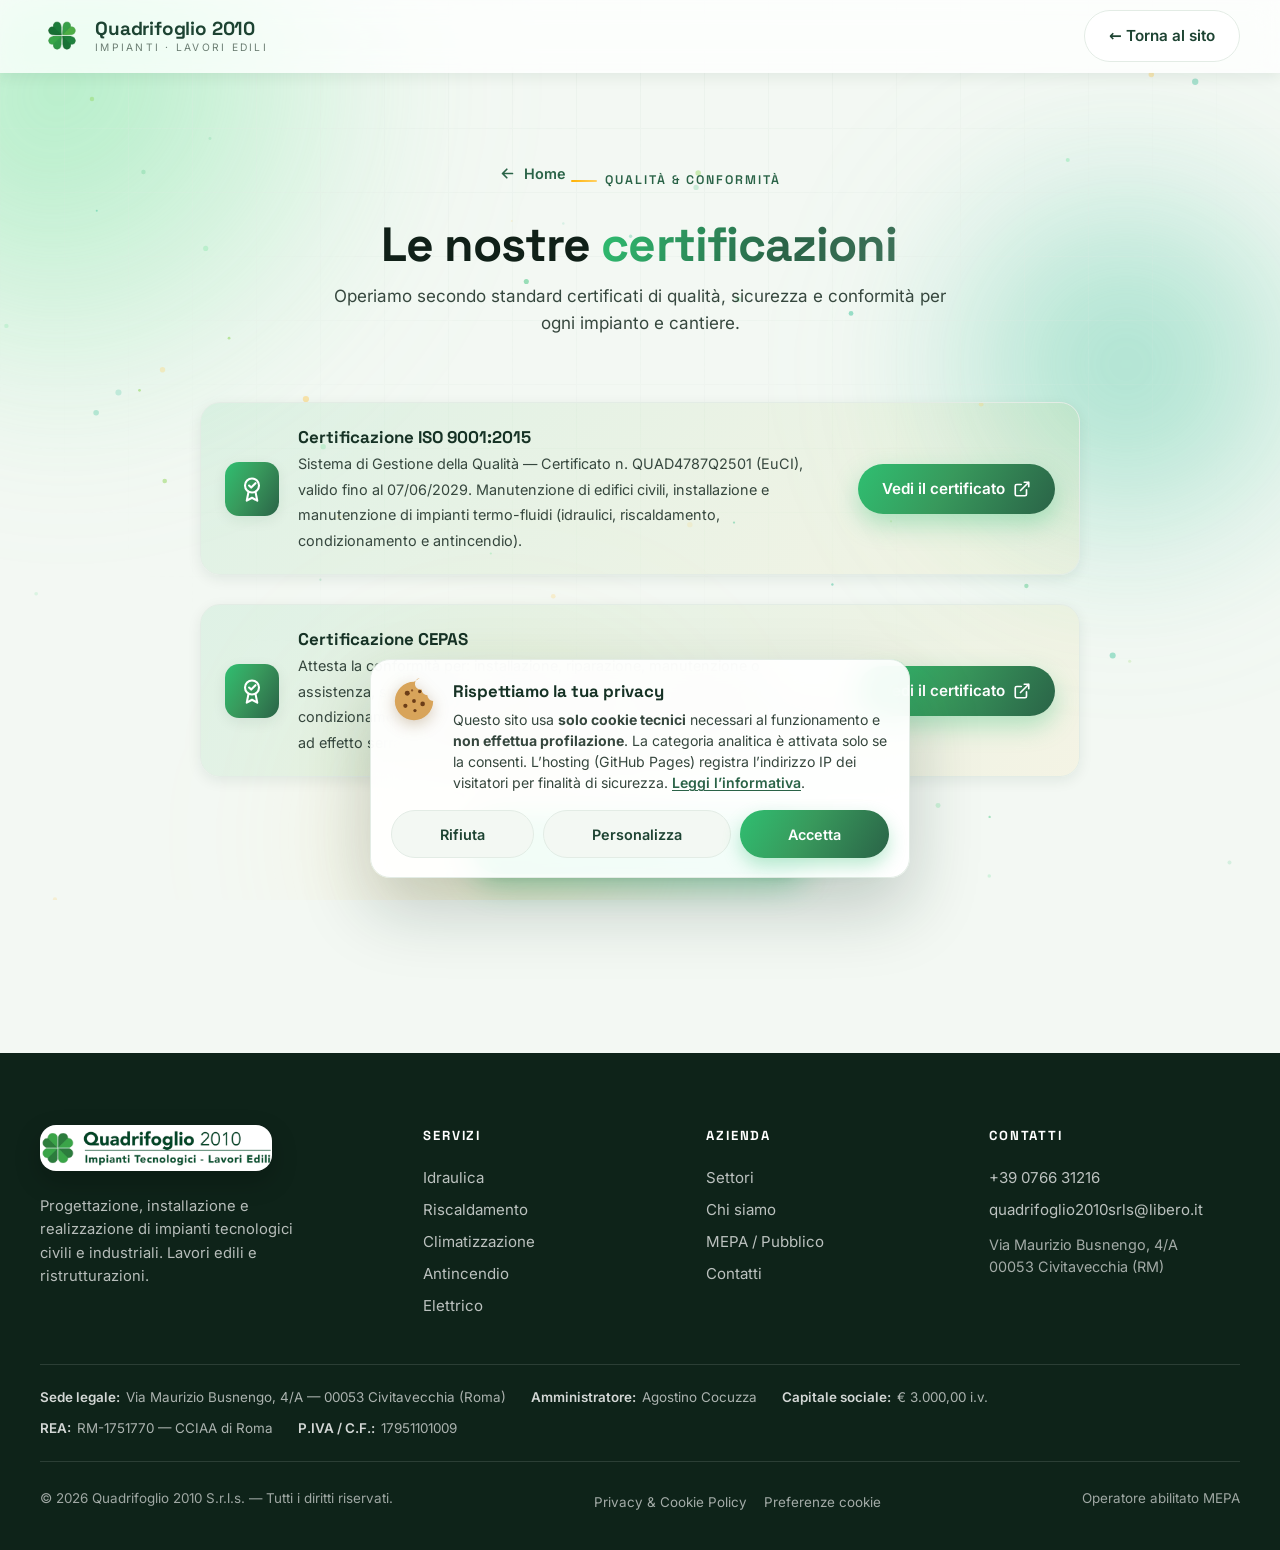
<file: certificazioni.html>
<!DOCTYPE html>
<html lang="it">
<head>
<meta charset="UTF-8">
<meta name="viewport" content="width=device-width, initial-scale=1.0">
<meta name="description" content="Scopri le certificazioni di Quadrifoglio 2010: qualità certificata ISO 9001:2015 per impianti tecnologici e lavori edili a Civitavecchia.">
<title>Certificazioni ISO 9001:2015 e Qualità | Quadrifoglio 2010</title>

<!-- ============ SEO ============ -->
<meta name="robots" content="index, follow, max-image-preview:large">
<meta name="author" content="Quadrifoglio 2010 S.r.l.s.">
<link rel="canonical" href="https://quadrifoglio2010srls.com/certificazioni.html">
<meta name="theme-color" content="#2fbf71">

<!-- Open Graph -->
<meta property="og:type" content="website">
<meta property="og:site_name" content="Quadrifoglio 2010 S.r.l.s.">
<meta property="og:locale" content="it_IT">
<meta property="og:title" content="Certificazioni ISO 9001:2015 e Qualità | Quadrifoglio 2010">
<meta property="og:description" content="Scopri le certificazioni di Quadrifoglio 2010: qualità certificata ISO 9001:2015 per impianti tecnologici e lavori edili a Civitavecchia.">
<meta property="og:url" content="https://quadrifoglio2010srls.com/certificazioni.html">
<meta property="og:image" content="https://quadrifoglio2010srls.com/assets/logo-full.png">

<!-- Twitter -->
<meta name="twitter:card" content="summary_large_image">
<meta name="twitter:title" content="Certificazioni ISO 9001:2015 e Qualità | Quadrifoglio 2010">
<meta name="twitter:description" content="Scopri le certificazioni di Quadrifoglio 2010: qualità certificata ISO 9001:2015 per impianti tecnologici e lavori edili a Civitavecchia.">
<meta name="twitter:image" content="https://quadrifoglio2010srls.com/assets/logo-full.png">

<link rel="manifest" href="site.webmanifest">

<!-- Self-hosted fonts (GDPR: no request to Google servers, no visitor IP shared) -->
<link rel="preload" href="assets/fonts/UcC73FwrK3iLTeHuS_nVMrMxCp50SjIa1ZL7.woff2" as="font" type="font/woff2" crossorigin>
<link rel="preload" href="assets/fonts/V8mDoQDjQSkFtoMM3T6r8E7mPbF4Cw.woff2" as="font" type="font/woff2" crossorigin>
<!-- Self-hosted fonts inlined (no render-blocking request; woff2 are preloaded above) -->
<style>@font-face{font-family:'Inter';font-style:normal;font-weight:400;font-display:swap;src:url(assets/fonts/UcC73FwrK3iLTeHuS_nVMrMxCp50SjIa2JL7SUc.woff2) format('woff2');unicode-range:U+0460-052F,U+1C80-1C8A,U+20B4,U+2DE0-2DFF,U+A640-A69F,U+FE2E-FE2F}@font-face{font-family:'Inter';font-style:normal;font-weight:400;font-display:swap;src:url(assets/fonts/UcC73FwrK3iLTeHuS_nVMrMxCp50SjIa0ZL7SUc.woff2) format('woff2');unicode-range:U+0301,U+0400-045F,U+0490-0491,U+04B0-04B1,U+2116}@font-face{font-family:'Inter';font-style:normal;font-weight:400;font-display:swap;src:url(assets/fonts/UcC73FwrK3iLTeHuS_nVMrMxCp50SjIa2ZL7SUc.woff2) format('woff2');unicode-range:U+1F00-1FFF}@font-face{font-family:'Inter';font-style:normal;font-weight:400;font-display:swap;src:url(assets/fonts/UcC73FwrK3iLTeHuS_nVMrMxCp50SjIa1pL7SUc.woff2) format('woff2');unicode-range:U+0370-0377,U+037A-037F,U+0384-038A,U+038C,U+038E-03A1,U+03A3-03FF}@font-face{font-family:'Inter';font-style:normal;font-weight:400;font-display:swap;src:url(assets/fonts/UcC73FwrK3iLTeHuS_nVMrMxCp50SjIa2pL7SUc.woff2) format('woff2');unicode-range:U+0102-0103,U+0110-0111,U+0128-0129,U+0168-0169,U+01A0-01A1,U+01AF-01B0,U+0300-0301,U+0303-0304,U+0308-0309,U+0323,U+0329,U+1EA0-1EF9,U+20AB}@font-face{font-family:'Inter';font-style:normal;font-weight:400;font-display:swap;src:url(assets/fonts/UcC73FwrK3iLTeHuS_nVMrMxCp50SjIa25L7SUc.woff2) format('woff2');unicode-range:U+0100-02BA,U+02BD-02C5,U+02C7-02CC,U+02CE-02D7,U+02DD-02FF,U+0304,U+0308,U+0329,U+1D00-1DBF,U+1E00-1E9F,U+1EF2-1EFF,U+2020,U+20A0-20AB,U+20AD-20C0,U+2113,U+2C60-2C7F,U+A720-A7FF}@font-face{font-family:'Inter';font-style:normal;font-weight:400;font-display:swap;src:url(assets/fonts/UcC73FwrK3iLTeHuS_nVMrMxCp50SjIa1ZL7.woff2) format('woff2');unicode-range:U+0000-00FF,U+0131,U+0152-0153,U+02BB-02BC,U+02C6,U+02DA,U+02DC,U+0304,U+0308,U+0329,U+2000-206F,U+20AC,U+2122,U+2191,U+2193,U+2212,U+2215,U+FEFF,U+FFFD}@font-face{font-family:'Inter';font-style:normal;font-weight:500;font-display:swap;src:url(assets/fonts/UcC73FwrK3iLTeHuS_nVMrMxCp50SjIa2JL7SUc.woff2) format('woff2');unicode-range:U+0460-052F,U+1C80-1C8A,U+20B4,U+2DE0-2DFF,U+A640-A69F,U+FE2E-FE2F}@font-face{font-family:'Inter';font-style:normal;font-weight:500;font-display:swap;src:url(assets/fonts/UcC73FwrK3iLTeHuS_nVMrMxCp50SjIa0ZL7SUc.woff2) format('woff2');unicode-range:U+0301,U+0400-045F,U+0490-0491,U+04B0-04B1,U+2116}@font-face{font-family:'Inter';font-style:normal;font-weight:500;font-display:swap;src:url(assets/fonts/UcC73FwrK3iLTeHuS_nVMrMxCp50SjIa2ZL7SUc.woff2) format('woff2');unicode-range:U+1F00-1FFF}@font-face{font-family:'Inter';font-style:normal;font-weight:500;font-display:swap;src:url(assets/fonts/UcC73FwrK3iLTeHuS_nVMrMxCp50SjIa1pL7SUc.woff2) format('woff2');unicode-range:U+0370-0377,U+037A-037F,U+0384-038A,U+038C,U+038E-03A1,U+03A3-03FF}@font-face{font-family:'Inter';font-style:normal;font-weight:500;font-display:swap;src:url(assets/fonts/UcC73FwrK3iLTeHuS_nVMrMxCp50SjIa2pL7SUc.woff2) format('woff2');unicode-range:U+0102-0103,U+0110-0111,U+0128-0129,U+0168-0169,U+01A0-01A1,U+01AF-01B0,U+0300-0301,U+0303-0304,U+0308-0309,U+0323,U+0329,U+1EA0-1EF9,U+20AB}@font-face{font-family:'Inter';font-style:normal;font-weight:500;font-display:swap;src:url(assets/fonts/UcC73FwrK3iLTeHuS_nVMrMxCp50SjIa25L7SUc.woff2) format('woff2');unicode-range:U+0100-02BA,U+02BD-02C5,U+02C7-02CC,U+02CE-02D7,U+02DD-02FF,U+0304,U+0308,U+0329,U+1D00-1DBF,U+1E00-1E9F,U+1EF2-1EFF,U+2020,U+20A0-20AB,U+20AD-20C0,U+2113,U+2C60-2C7F,U+A720-A7FF}@font-face{font-family:'Inter';font-style:normal;font-weight:500;font-display:swap;src:url(assets/fonts/UcC73FwrK3iLTeHuS_nVMrMxCp50SjIa1ZL7.woff2) format('woff2');unicode-range:U+0000-00FF,U+0131,U+0152-0153,U+02BB-02BC,U+02C6,U+02DA,U+02DC,U+0304,U+0308,U+0329,U+2000-206F,U+20AC,U+2122,U+2191,U+2193,U+2212,U+2215,U+FEFF,U+FFFD}@font-face{font-family:'Inter';font-style:normal;font-weight:600;font-display:swap;src:url(assets/fonts/UcC73FwrK3iLTeHuS_nVMrMxCp50SjIa2JL7SUc.woff2) format('woff2');unicode-range:U+0460-052F,U+1C80-1C8A,U+20B4,U+2DE0-2DFF,U+A640-A69F,U+FE2E-FE2F}@font-face{font-family:'Inter';font-style:normal;font-weight:600;font-display:swap;src:url(assets/fonts/UcC73FwrK3iLTeHuS_nVMrMxCp50SjIa0ZL7SUc.woff2) format('woff2');unicode-range:U+0301,U+0400-045F,U+0490-0491,U+04B0-04B1,U+2116}@font-face{font-family:'Inter';font-style:normal;font-weight:600;font-display:swap;src:url(assets/fonts/UcC73FwrK3iLTeHuS_nVMrMxCp50SjIa2ZL7SUc.woff2) format('woff2');unicode-range:U+1F00-1FFF}@font-face{font-family:'Inter';font-style:normal;font-weight:600;font-display:swap;src:url(assets/fonts/UcC73FwrK3iLTeHuS_nVMrMxCp50SjIa1pL7SUc.woff2) format('woff2');unicode-range:U+0370-0377,U+037A-037F,U+0384-038A,U+038C,U+038E-03A1,U+03A3-03FF}@font-face{font-family:'Inter';font-style:normal;font-weight:600;font-display:swap;src:url(assets/fonts/UcC73FwrK3iLTeHuS_nVMrMxCp50SjIa2pL7SUc.woff2) format('woff2');unicode-range:U+0102-0103,U+0110-0111,U+0128-0129,U+0168-0169,U+01A0-01A1,U+01AF-01B0,U+0300-0301,U+0303-0304,U+0308-0309,U+0323,U+0329,U+1EA0-1EF9,U+20AB}@font-face{font-family:'Inter';font-style:normal;font-weight:600;font-display:swap;src:url(assets/fonts/UcC73FwrK3iLTeHuS_nVMrMxCp50SjIa25L7SUc.woff2) format('woff2');unicode-range:U+0100-02BA,U+02BD-02C5,U+02C7-02CC,U+02CE-02D7,U+02DD-02FF,U+0304,U+0308,U+0329,U+1D00-1DBF,U+1E00-1E9F,U+1EF2-1EFF,U+2020,U+20A0-20AB,U+20AD-20C0,U+2113,U+2C60-2C7F,U+A720-A7FF}@font-face{font-family:'Inter';font-style:normal;font-weight:600;font-display:swap;src:url(assets/fonts/UcC73FwrK3iLTeHuS_nVMrMxCp50SjIa1ZL7.woff2) format('woff2');unicode-range:U+0000-00FF,U+0131,U+0152-0153,U+02BB-02BC,U+02C6,U+02DA,U+02DC,U+0304,U+0308,U+0329,U+2000-206F,U+20AC,U+2122,U+2191,U+2193,U+2212,U+2215,U+FEFF,U+FFFD}@font-face{font-family:'Inter';font-style:normal;font-weight:700;font-display:swap;src:url(assets/fonts/UcC73FwrK3iLTeHuS_nVMrMxCp50SjIa2JL7SUc.woff2) format('woff2');unicode-range:U+0460-052F,U+1C80-1C8A,U+20B4,U+2DE0-2DFF,U+A640-A69F,U+FE2E-FE2F}@font-face{font-family:'Inter';font-style:normal;font-weight:700;font-display:swap;src:url(assets/fonts/UcC73FwrK3iLTeHuS_nVMrMxCp50SjIa0ZL7SUc.woff2) format('woff2');unicode-range:U+0301,U+0400-045F,U+0490-0491,U+04B0-04B1,U+2116}@font-face{font-family:'Inter';font-style:normal;font-weight:700;font-display:swap;src:url(assets/fonts/UcC73FwrK3iLTeHuS_nVMrMxCp50SjIa2ZL7SUc.woff2) format('woff2');unicode-range:U+1F00-1FFF}@font-face{font-family:'Inter';font-style:normal;font-weight:700;font-display:swap;src:url(assets/fonts/UcC73FwrK3iLTeHuS_nVMrMxCp50SjIa1pL7SUc.woff2) format('woff2');unicode-range:U+0370-0377,U+037A-037F,U+0384-038A,U+038C,U+038E-03A1,U+03A3-03FF}@font-face{font-family:'Inter';font-style:normal;font-weight:700;font-display:swap;src:url(assets/fonts/UcC73FwrK3iLTeHuS_nVMrMxCp50SjIa2pL7SUc.woff2) format('woff2');unicode-range:U+0102-0103,U+0110-0111,U+0128-0129,U+0168-0169,U+01A0-01A1,U+01AF-01B0,U+0300-0301,U+0303-0304,U+0308-0309,U+0323,U+0329,U+1EA0-1EF9,U+20AB}@font-face{font-family:'Inter';font-style:normal;font-weight:700;font-display:swap;src:url(assets/fonts/UcC73FwrK3iLTeHuS_nVMrMxCp50SjIa25L7SUc.woff2) format('woff2');unicode-range:U+0100-02BA,U+02BD-02C5,U+02C7-02CC,U+02CE-02D7,U+02DD-02FF,U+0304,U+0308,U+0329,U+1D00-1DBF,U+1E00-1E9F,U+1EF2-1EFF,U+2020,U+20A0-20AB,U+20AD-20C0,U+2113,U+2C60-2C7F,U+A720-A7FF}@font-face{font-family:'Inter';font-style:normal;font-weight:700;font-display:swap;src:url(assets/fonts/UcC73FwrK3iLTeHuS_nVMrMxCp50SjIa1ZL7.woff2) format('woff2');unicode-range:U+0000-00FF,U+0131,U+0152-0153,U+02BB-02BC,U+02C6,U+02DA,U+02DC,U+0304,U+0308,U+0329,U+2000-206F,U+20AC,U+2122,U+2191,U+2193,U+2212,U+2215,U+FEFF,U+FFFD}@font-face{font-family:'Space Grotesk';font-style:normal;font-weight:500;font-display:swap;src:url(assets/fonts/V8mDoQDjQSkFtoMM3T6r8E7mPb54C-s0.woff2) format('woff2');unicode-range:U+0102-0103,U+0110-0111,U+0128-0129,U+0168-0169,U+01A0-01A1,U+01AF-01B0,U+0300-0301,U+0303-0304,U+0308-0309,U+0323,U+0329,U+1EA0-1EF9,U+20AB}@font-face{font-family:'Space Grotesk';font-style:normal;font-weight:500;font-display:swap;src:url(assets/fonts/V8mDoQDjQSkFtoMM3T6r8E7mPb94C-s0.woff2) format('woff2');unicode-range:U+0100-02BA,U+02BD-02C5,U+02C7-02CC,U+02CE-02D7,U+02DD-02FF,U+0304,U+0308,U+0329,U+1D00-1DBF,U+1E00-1E9F,U+1EF2-1EFF,U+2020,U+20A0-20AB,U+20AD-20C0,U+2113,U+2C60-2C7F,U+A720-A7FF}@font-face{font-family:'Space Grotesk';font-style:normal;font-weight:500;font-display:swap;src:url(assets/fonts/V8mDoQDjQSkFtoMM3T6r8E7mPbF4Cw.woff2) format('woff2');unicode-range:U+0000-00FF,U+0131,U+0152-0153,U+02BB-02BC,U+02C6,U+02DA,U+02DC,U+0304,U+0308,U+0329,U+2000-206F,U+20AC,U+2122,U+2191,U+2193,U+2212,U+2215,U+FEFF,U+FFFD}@font-face{font-family:'Space Grotesk';font-style:normal;font-weight:600;font-display:swap;src:url(assets/fonts/V8mDoQDjQSkFtoMM3T6r8E7mPb54C-s0.woff2) format('woff2');unicode-range:U+0102-0103,U+0110-0111,U+0128-0129,U+0168-0169,U+01A0-01A1,U+01AF-01B0,U+0300-0301,U+0303-0304,U+0308-0309,U+0323,U+0329,U+1EA0-1EF9,U+20AB}@font-face{font-family:'Space Grotesk';font-style:normal;font-weight:600;font-display:swap;src:url(assets/fonts/V8mDoQDjQSkFtoMM3T6r8E7mPb94C-s0.woff2) format('woff2');unicode-range:U+0100-02BA,U+02BD-02C5,U+02C7-02CC,U+02CE-02D7,U+02DD-02FF,U+0304,U+0308,U+0329,U+1D00-1DBF,U+1E00-1E9F,U+1EF2-1EFF,U+2020,U+20A0-20AB,U+20AD-20C0,U+2113,U+2C60-2C7F,U+A720-A7FF}@font-face{font-family:'Space Grotesk';font-style:normal;font-weight:600;font-display:swap;src:url(assets/fonts/V8mDoQDjQSkFtoMM3T6r8E7mPbF4Cw.woff2) format('woff2');unicode-range:U+0000-00FF,U+0131,U+0152-0153,U+02BB-02BC,U+02C6,U+02DA,U+02DC,U+0304,U+0308,U+0329,U+2000-206F,U+20AC,U+2122,U+2191,U+2193,U+2212,U+2215,U+FEFF,U+FFFD}@font-face{font-family:'Space Grotesk';font-style:normal;font-weight:700;font-display:swap;src:url(assets/fonts/V8mDoQDjQSkFtoMM3T6r8E7mPb54C-s0.woff2) format('woff2');unicode-range:U+0102-0103,U+0110-0111,U+0128-0129,U+0168-0169,U+01A0-01A1,U+01AF-01B0,U+0300-0301,U+0303-0304,U+0308-0309,U+0323,U+0329,U+1EA0-1EF9,U+20AB}@font-face{font-family:'Space Grotesk';font-style:normal;font-weight:700;font-display:swap;src:url(assets/fonts/V8mDoQDjQSkFtoMM3T6r8E7mPb94C-s0.woff2) format('woff2');unicode-range:U+0100-02BA,U+02BD-02C5,U+02C7-02CC,U+02CE-02D7,U+02DD-02FF,U+0304,U+0308,U+0329,U+1D00-1DBF,U+1E00-1E9F,U+1EF2-1EFF,U+2020,U+20A0-20AB,U+20AD-20C0,U+2113,U+2C60-2C7F,U+A720-A7FF}@font-face{font-family:'Space Grotesk';font-style:normal;font-weight:700;font-display:swap;src:url(assets/fonts/V8mDoQDjQSkFtoMM3T6r8E7mPbF4Cw.woff2) format('woff2');unicode-range:U+0000-00FF,U+0131,U+0152-0153,U+02BB-02BC,U+02C6,U+02DA,U+02DC,U+0304,U+0308,U+0329,U+2000-206F,U+20AC,U+2122,U+2191,U+2193,U+2212,U+2215,U+FEFF,U+FFFD}</style>

<link rel="stylesheet" href="styles.css">

<!-- Vivid four-leaf clover favicon -->
<link rel="icon" href="data:image/svg+xml,%3Csvg xmlns='http://www.w3.org/2000/svg' viewBox='0 0 100 100'%3E%3Cg transform='translate(50 52)'%3E%3Cpath d='M0 0C-7-12-26-12-26-26-26-38-13-41 0-31 13-41 26-38 26-26 26-12 7-12 0 0Z' fill='%232fbf71'/%3E%3Cpath d='M0 0C-7-12-26-12-26-26-26-38-13-41 0-31 13-41 26-38 26-26 26-12 7-12 0 0Z' fill='%238bd450' transform='rotate(90)'/%3E%3Cpath d='M0 0C-7-12-26-12-26-26-26-38-13-41 0-31 13-41 26-38 26-26 26-12 7-12 0 0Z' fill='%2343c59e' transform='rotate(180)'/%3E%3Cpath d='M0 0C-7-12-26-12-26-26-26-38-13-41 0-31 13-41 26-38 26-26 26-12 7-12 0 0Z' fill='%236fe39a' transform='rotate(270)'/%3E%3C/g%3E%3C/svg%3E">
<link rel="icon" href="./favicon.ico?" sizes="any">
<link rel="shortcut icon" href="./favicon.ico?" type="image/x-icon">
<link rel="icon" type="image/png" sizes="32x32" href="./assets/favicon-32.png?">
<link rel="icon" type="image/png" sizes="16x16" href="./assets/favicon-16.png?">
<link rel="apple-touch-icon" href="./assets/apple-touch-icon.png?">

<!-- ============ STRUCTURED DATA (JSON-LD) ============ -->
<script type="application/ld+json">
{
  "@context": "https://schema.org",
  "@type": "BreadcrumbList",
  "itemListElement": [
    { "@type": "ListItem", "position": 1, "name": "Home", "item": "https://quadrifoglio2010srls.com/" },
    { "@type": "ListItem", "position": 2, "name": "Certificazioni", "item": "https://quadrifoglio2010srls.com/certificazioni.html" }
  ]
}
</script>
</head>
<body>

<!-- ============ ATMOSPHERIC BACKGROUND ============ -->
<div class="bg-stage" aria-hidden="true">
  <span class="blob b1"></span>
  <span class="blob b2"></span>
  <span class="blob b3"></span>
</div>
<div class="bg-grid" aria-hidden="true"></div>
<canvas id="particles" aria-hidden="true"></canvas>

<!-- ============ HEADER ============ -->
<header class="site-header scrolled" id="header">
  <div class="wrap nav">
    <a class="brand" href="index.html" aria-label="Quadrifoglio 2010 — home" title="Quadrifoglio 2010 — home">
      <img class="logo-svg" src="assets/logo-clover.png" alt="Logo Quadrifoglio 2010 S.r.l.s. — quadrifoglio a quattro foglie verde" width="44" height="44">
      <span class="brand-text">
        <strong>Quadrifoglio 2010</strong>
        <span>Impianti · Lavori Edili</span>
      </span>
    </a>

    <div class="nav-cta">
      <a class="btn btn-ghost" href="index.html" title="← Torna al sito">← Torna al sito</a>
    </div>
  </div>
</header>

<main id="top">

<!-- ============ SUBPAGE HERO ============ -->
<section class="section subpage-hero">
  <div class="wrap">
    <div class="section-head">
      <a class="back-link" href="index.html" title="Home">
        <svg viewBox="0 0 24 24" fill="none" stroke="currentColor" stroke-width="2.4" stroke-linecap="round" stroke-linejoin="round"><path d="M19 12H5M11 6l-6 6 6 6"/></svg>
        Home
      </a>
      <span class="eyebrow eyebrow--center">Qualità &amp; conformità</span>
      <h2>Le nostre <span class="text-grad">certificazioni</span></h2>
      <p>Operiamo secondo standard certificati di qualità, sicurezza e conformità per ogni impianto e cantiere.</p>
    </div>
  </div>
</section>

<!-- ============ CERTIFICATIONS ============ -->
<section class="section section--flush-top">
  <div class="wrap subpage-wrap">

    <!-- ISO 9001 — la certificazione già presente -->
    <div class="cert-card reveal in">
      <div class="cert-ic">
        <svg viewBox="0 0 24 24" fill="none" stroke="currentColor" stroke-width="1.8" stroke-linecap="round" stroke-linejoin="round"><circle cx="12" cy="9" r="6"/><path d="M9 14.5 7.5 22l4.5-2.5L16.5 22 15 14.5"/><path d="m9.5 9 1.8 1.8L15 7"/></svg>
      </div>
      <div class="cert-body">
        <strong>Certificazione ISO 9001:2015</strong>
        <span>Sistema di Gestione della Qualità — Certificato n. QUAD4787Q2501 (EuCI), valido fino al 07/06/2029. Manutenzione di edifici civili, installazione e manutenzione di impianti termo-fluidi (idraulici, riscaldamento, condizionamento e antincendio).</span>
      </div>
      <a class="btn btn-primary cert-btn" href="https://drive.google.com/file/d/1SbGLcYLTrpvEILOt3RIGqUomWUOdhS-y/view?usp=sharing" target="_blank" rel="noopener" title="Vedi il certificato">
        <span>Vedi il certificato</span>
        <svg viewBox="0 0 24 24" fill="none" stroke="currentColor" stroke-width="2.2" stroke-linecap="round" stroke-linejoin="round"><path d="M15 3h6v6M10 14 21 3M18 13v6a2 2 0 0 1-2 2H5a2 2 0 0 1-2-2V8a2 2 0 0 1 2-2h6"/></svg>
      </a>
    </div>

    <!-- CEPAS — certificazione F-GAS -->
    <div class="cert-card reveal in">
      <div class="cert-ic">
        <svg viewBox="0 0 24 24" fill="none" stroke="currentColor" stroke-width="1.8" stroke-linecap="round" stroke-linejoin="round"><circle cx="12" cy="9" r="6"/><path d="M9 14.5 7.5 22l4.5-2.5L16.5 22 15 14.5"/><path d="m9.5 9 1.8 1.8L15 7"/></svg>
      </div>
      <div class="cert-body">
        <strong>Certificazione CEPAS</strong>
        <span>Attesta la conformità per: installazione, riparazione, manutenzione o assistenza, smantellamento di apparecchiature fisse di refrigerazione e condizionamento d'aria e pompe di calore fisse contenenti taluni gas fluorurati ad effetto serra con dimensione massima del carico senza limiti in kg.</span>
      </div>
      <a class="btn btn-primary cert-btn" href="https://drive.google.com/file/d/1Zgr4Pk_MGOV87rHRlUywl28Qnuftwf6z/view?usp=sharing" target="_blank" rel="noopener" title="Vedi il certificato">
        <span>Vedi il certificato</span>
        <svg viewBox="0 0 24 24" fill="none" stroke="currentColor" stroke-width="2.2" stroke-linecap="round" stroke-linejoin="round"><path d="M15 3h6v6M10 14 21 3M18 13v6a2 2 0 0 1-2 2H5a2 2 0 0 1-2-2V8a2 2 0 0 1 2-2h6"/></svg>
      </a>
    </div>

    <!-- Bottone colorato e animato -> certificazioni del personale -->
    <div class="cert-cta center reveal">
      <a class="btn-pulse" href="personale.html" aria-label="Vai alle certificazioni del personale" title="Vai alle certificazioni del personale">
        <svg class="bp-ic" viewBox="0 0 24 24" fill="none" stroke="currentColor" stroke-width="2" stroke-linecap="round" stroke-linejoin="round"><path d="M16 21v-2a4 4 0 0 0-4-4H6a4 4 0 0 0-4 4v2M9 11a4 4 0 1 0 0-8 4 4 0 0 0 0 8zM22 21v-2a4 4 0 0 0-3-3.87M16 3.13A4 4 0 0 1 16 11"/></svg>
        <span>Certificazioni del personale</span>
        <svg class="bp-arrow" viewBox="0 0 24 24" fill="none" stroke="currentColor" stroke-width="2.4" stroke-linecap="round" stroke-linejoin="round"><path d="M5 12h14M13 6l6 6-6 6"/></svg>
      </a>
    </div>

  </div>
</section>

</main>

<!-- ============ FOOTER ============ -->
<footer class="site-footer">
  <div class="wrap">
    <div class="footer-grid">
      <div class="footer-brand">
        <a class="footer-logo-wrap" href="index.html" aria-label="Quadrifoglio 2010 — home" title="Quadrifoglio 2010 — home">
          <img class="footer-logo" src="assets/logo-full.png" alt="Quadrifoglio 2010 — Impianti Tecnologici · Lavori Edili" width="640" height="101" loading="lazy" decoding="async">
        </a>
        <p>Progettazione, installazione e realizzazione di impianti tecnologici civili e industriali. Lavori edili e ristrutturazioni.</p>
      </div>
      <div>
        <h5>Servizi</h5>
        <a href="index.html#servizi" title="Idraulica">Idraulica</a><br>
        <a href="index.html#servizi" title="Riscaldamento">Riscaldamento</a><br>
        <a href="index.html#servizi" title="Climatizzazione">Climatizzazione</a><br>
        <a href="index.html#servizi" title="Antincendio">Antincendio</a><br>
        <a href="index.html#servizi" title="Elettrico">Elettrico</a>
      </div>
      <div>
        <h5>Azienda</h5>
        <a href="index.html#settori" title="Settori">Settori</a><br>
        <a href="index.html#azienda" title="Chi siamo">Chi siamo</a><br>
        <a href="index.html#settori" title="MEPA / Pubblico">MEPA / Pubblico</a><br>
        <a href="index.html#contatti" title="Contatti">Contatti</a>
      </div>
      <div>
        <h5>Contatti</h5>
        <a href="tel:+39076631216" title="+39 0766 31216">+39 0766 31216</a><br>
        <a href="mailto:quadrifoglio2010srls@libero.it" title="quadrifoglio2010srls@libero.it">quadrifoglio2010srls@libero.it</a><br>
        <span class="foot-addr">Via Maurizio Busnengo, 4/A<br>00053 Civitavecchia (RM)</span>
      </div>
    </div>

    <div class="footer-legal">
      <span><strong>Sede legale:</strong> Via Maurizio Busnengo, 4/A — 00053 Civitavecchia (Roma)</span>
      <span><strong>Amministratore:</strong> Agostino Cocuzza</span>
      <span><strong>Capitale sociale:</strong> € 3.000,00 i.v.</span>
      <span><strong>REA:</strong> RM-1751770 — CCIAA di Roma</span>
      <span><strong>P.IVA / C.F.:</strong> 17951101009</span>
    </div>

    <div class="footer-bottom">
      <span>© <span id="year">2026</span> Quadrifoglio 2010 S.r.l.s. — Tutti i diritti riservati.</span>
      <span class="footer-links">
        <a href="privacy.html" id="privacyLink" title="Privacy &amp; Cookie Policy">Privacy &amp; Cookie Policy</a>
        <button type="button" class="footer-cookie-btn" id="cookiePrefsBtn">Preferenze cookie</button>
      </span>
      <span>Operatore abilitato MEPA</span>
    </div>
  </div>
</footer>

<!-- ============ VANILLA JS ============ -->
<script>
(function () {
  "use strict";
  const reduceMotion = window.matchMedia("(prefers-reduced-motion: reduce)").matches;

  /* ---- Reveal on scroll ---- */
  const reveals = document.querySelectorAll(".reveal");
  if (reduceMotion || !("IntersectionObserver" in window)) {
    reveals.forEach(el => el.classList.add("in"));
  } else {
    /* Generous rootMargin so content is faded-in before you scroll to it. */
    const io = new IntersectionObserver((entries, obs) => {
      entries.forEach(e => { if (e.isIntersecting) { e.target.classList.add("in"); obs.unobserve(e.target); } });
    }, { threshold: 0, rootMargin: "200px 0px 700px 0px" });
    reveals.forEach(el => io.observe(el));
  }

  /* ---- Particle background ---- */
  const canvas = document.getElementById("particles");
  if (!reduceMotion && canvas) {
    const ctx = canvas.getContext("2d");
    let w, h, particles, raf = 0, running = false;
    const COLORS = ["#2fbf71", "#6fe39a", "#43c59e", "#8bd450", "#ffd166"];
    const resize = () => {
      w = canvas.width = window.innerWidth;
      h = canvas.height = window.innerHeight;
      const count = Math.min(60, Math.floor(w / 26));
      particles = Array.from({ length: count }, () => ({
        x: Math.random() * w, y: Math.random() * h,
        r: Math.random() * 2.4 + 0.8,
        vx: (Math.random() - 0.5) * 0.25, vy: (Math.random() - 0.5) * 0.25,
        a: Math.random() * 0.4 + 0.15,
        c: COLORS[(Math.random() * COLORS.length) | 0]
      }));
    };
    const draw = () => {
      ctx.clearRect(0, 0, w, h);
      for (const p of particles) {
        p.x += p.vx; p.y += p.vy;
        if (p.x < 0) p.x = w; if (p.x > w) p.x = 0;
        if (p.y < 0) p.y = h; if (p.y > h) p.y = 0;
        ctx.globalAlpha = p.a; ctx.fillStyle = p.c;
        ctx.beginPath(); ctx.arc(p.x, p.y, p.r, 0, Math.PI * 2); ctx.fill();
      }
      ctx.globalAlpha = 1;
    };
    /* Single-owner rAF loop: the `running` guard keeps a stale frame
       (queued while the tab was hidden) from forking a second loop. */
    const frame = () => { if (!running) return; draw(); raf = requestAnimationFrame(frame); };
    const start = () => { if (running) return; running = true; raf = requestAnimationFrame(frame); };
    const stop  = () => { running = false; cancelAnimationFrame(raf); raf = 0; };
    resize(); start();
    let t; window.addEventListener("resize", () => { clearTimeout(t); t = setTimeout(resize, 200); }, { passive: true });
    document.addEventListener("visibilitychange", () => { if (document.hidden) stop(); else start(); });
  }

  /* ---- Footer year ---- */
  document.getElementById("year").textContent = new Date().getFullYear();
})();
</script>

<!-- ============ PRIVACY / COOKIE CONSENT (GDPR) ============ -->
<script src="analytics.js" defer></script>
<script src="privacy.js" defer></script>
</body>
</html>
</file>
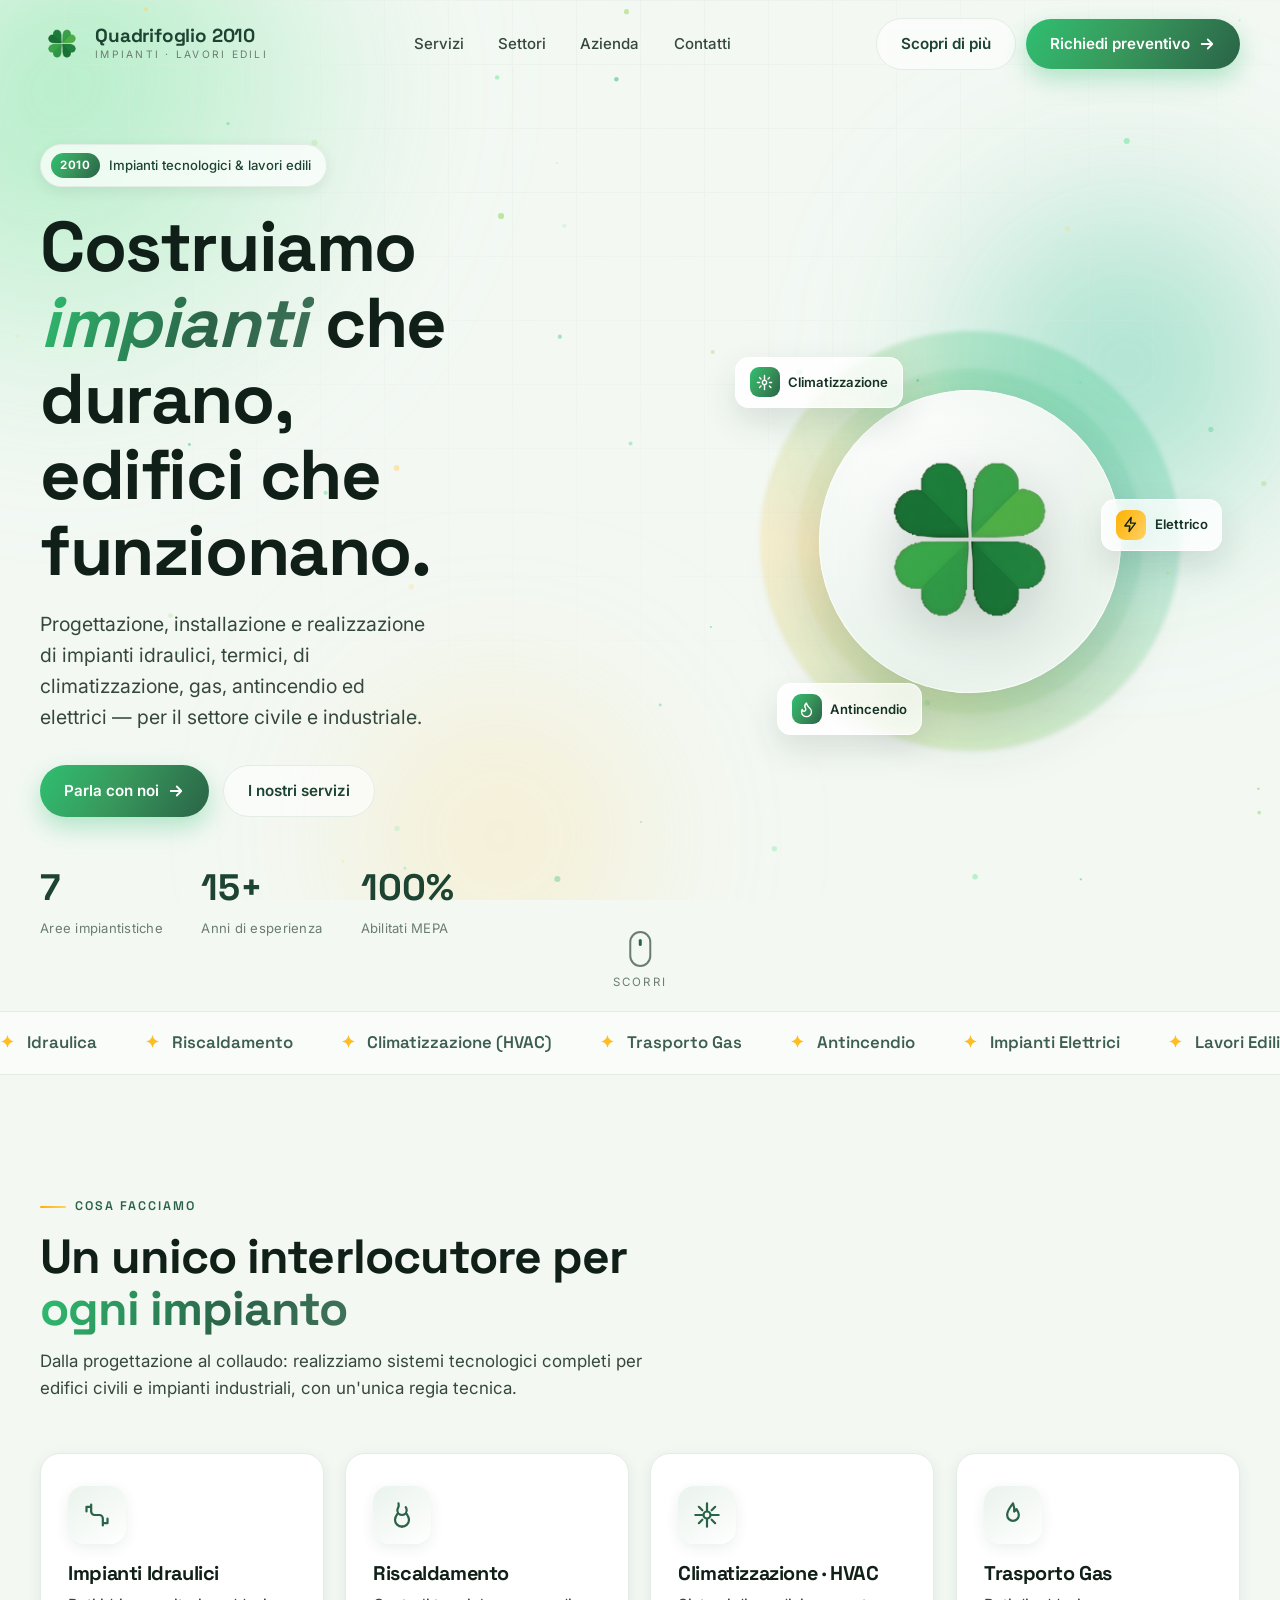
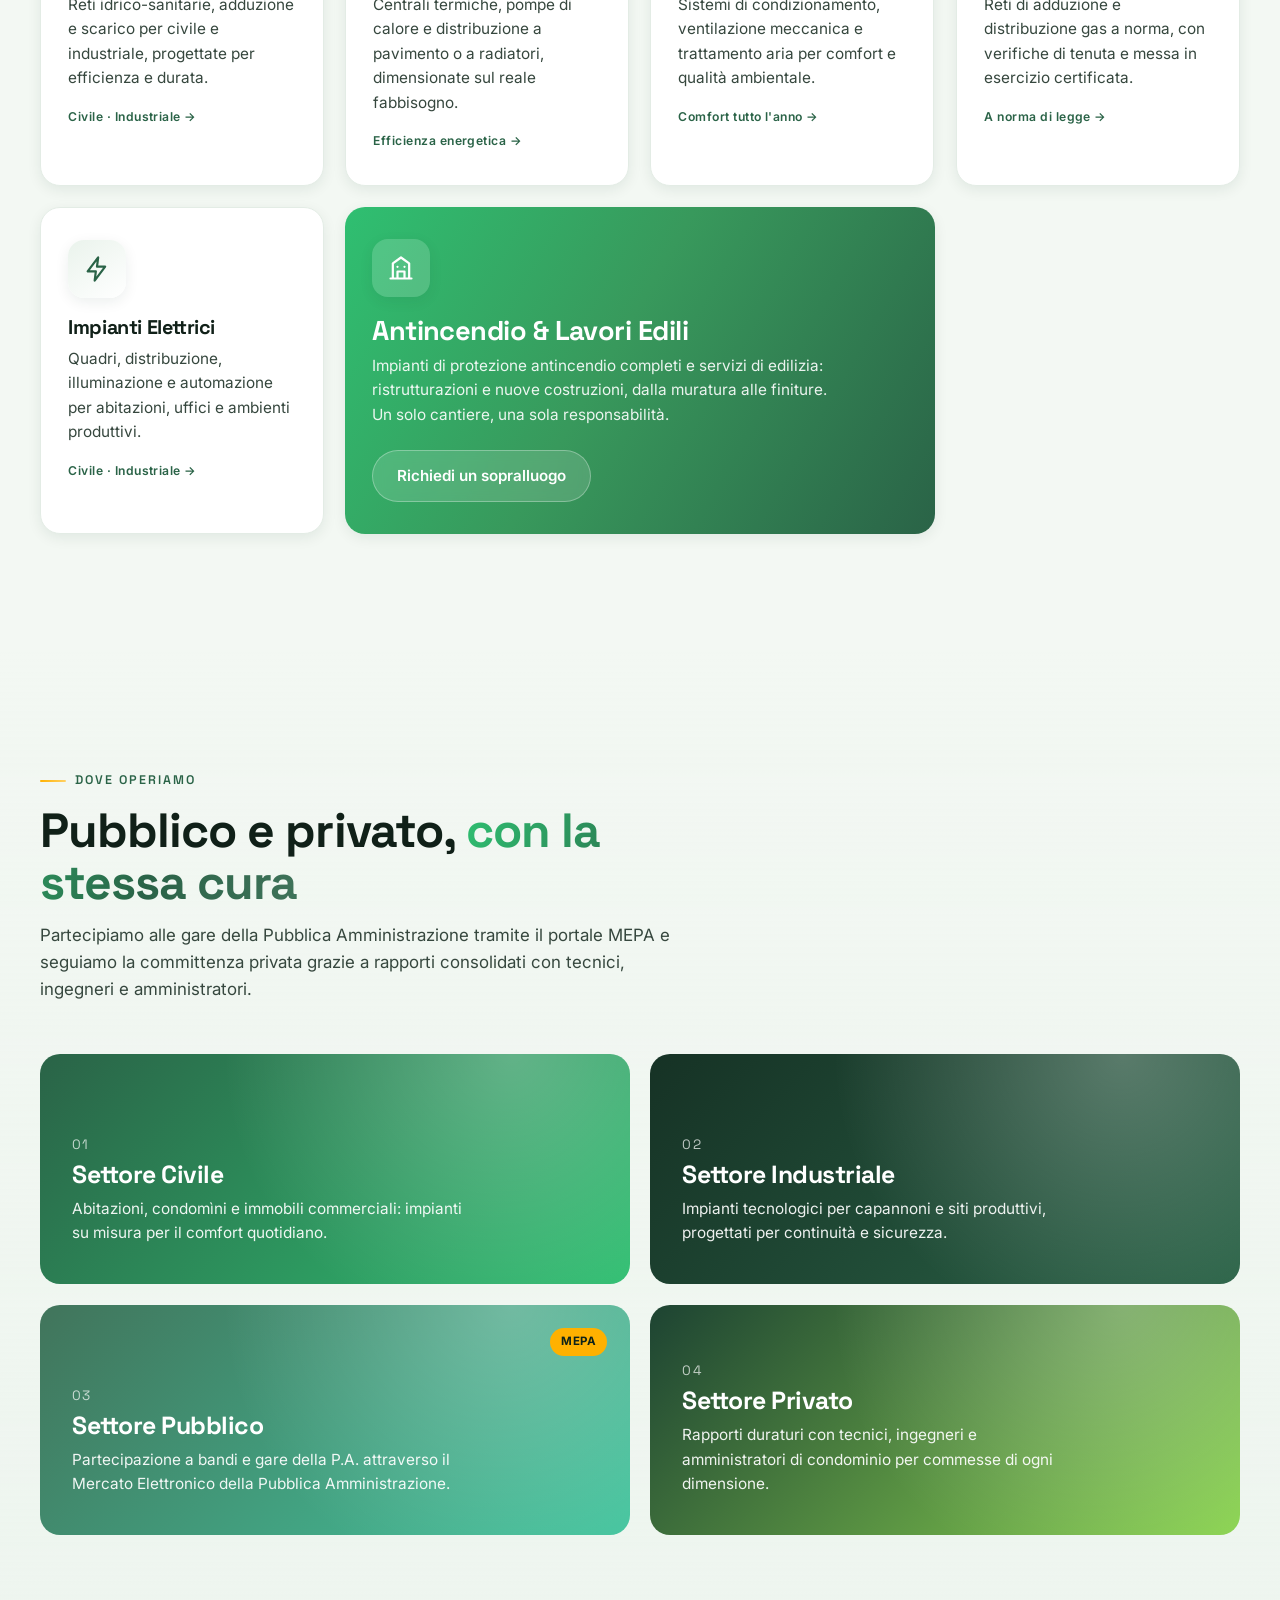
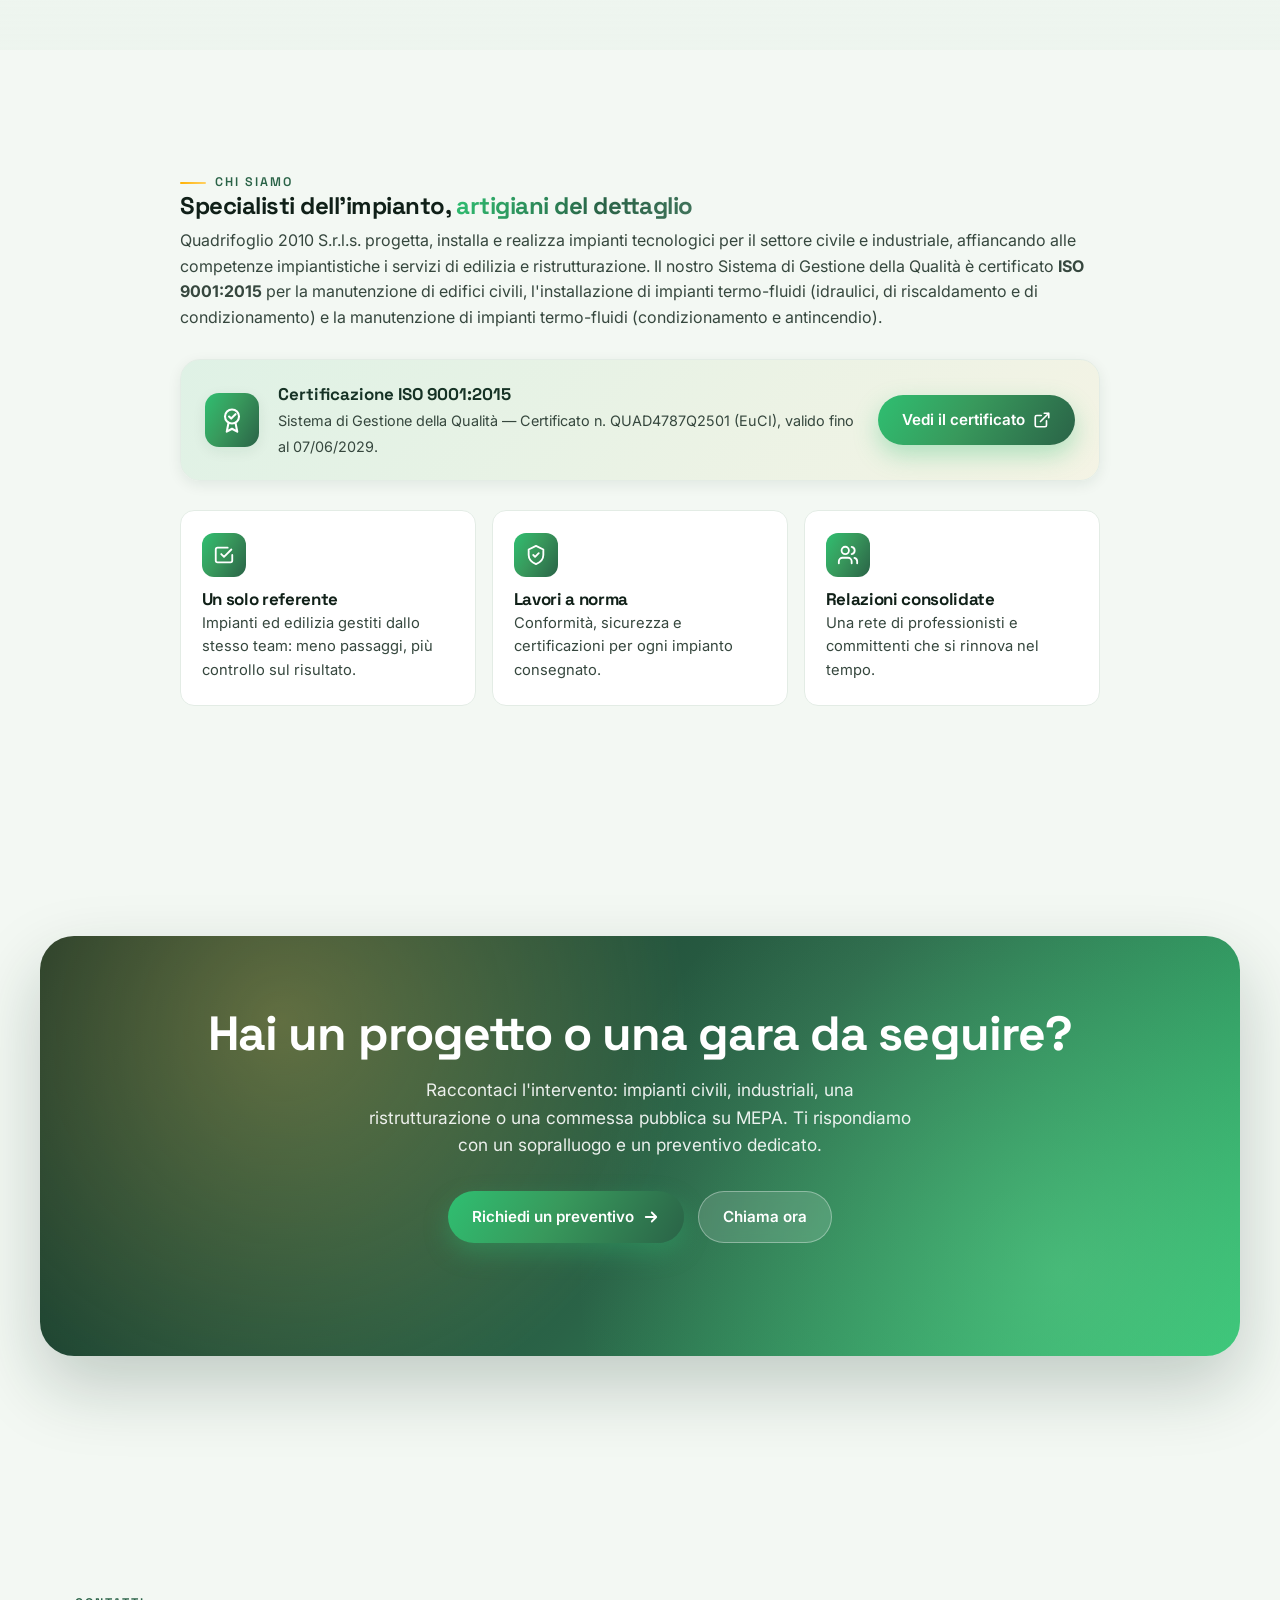
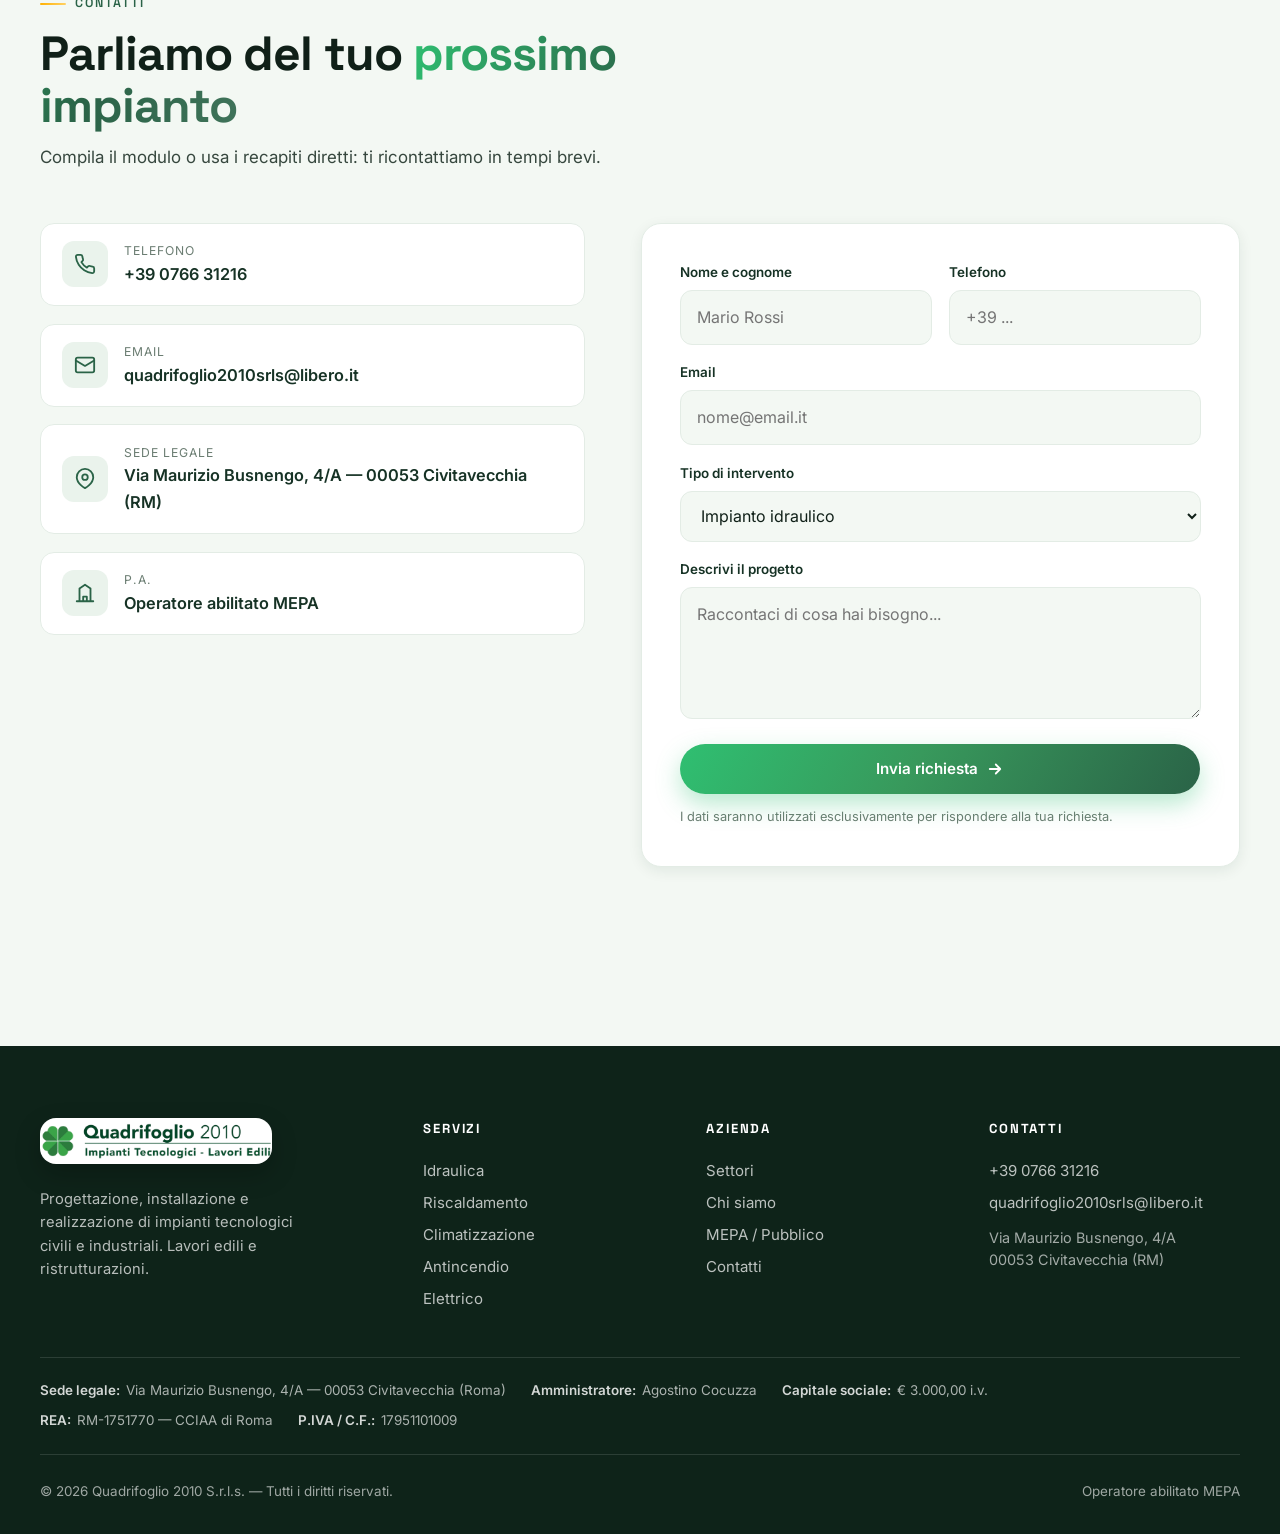
<file: main.html>
<!DOCTYPE html>
<html lang="it">
<head>
<meta charset="UTF-8">
<meta name="viewport" content="width=device-width, initial-scale=1.0">
<meta name="description" content="Quadrifoglio 2010 S.r.l.s. — Progettazione, installazione e realizzazione di impianti tecnologici civili e industriali: idraulici, termici, climatizzazione, gas, antincendio ed elettrici. Lavori edili e ristrutturazioni. Sistema di Gestione della Qualità certificato ISO 9001:2015. Operiamo su MEPA e nel settore privato.">
<title>Quadrifoglio 2010 S.r.l.s. — Impianti Tecnologici · Lavori Edili</title>

<!-- Fonts -->
<link rel="preconnect" href="https://fonts.googleapis.com">
<link rel="preconnect" href="https://fonts.gstatic.com" crossorigin>
<link href="https://fonts.googleapis.com/css2?family=Inter:wght@400;500;600;700&family=Space+Grotesk:wght@500;600;700&display=swap" rel="stylesheet">

<link rel="stylesheet" href="styles.css">

<!-- Vivid four-leaf clover favicon -->
<link rel="icon" href="data:image/svg+xml,%3Csvg xmlns='http://www.w3.org/2000/svg' viewBox='0 0 100 100'%3E%3Cg transform='translate(50 52)'%3E%3Cpath d='M0 0C-7-12-26-12-26-26-26-38-13-41 0-31 13-41 26-38 26-26 26-12 7-12 0 0Z' fill='%232fbf71'/%3E%3Cpath d='M0 0C-7-12-26-12-26-26-26-38-13-41 0-31 13-41 26-38 26-26 26-12 7-12 0 0Z' fill='%238bd450' transform='rotate(90)'/%3E%3Cpath d='M0 0C-7-12-26-12-26-26-26-38-13-41 0-31 13-41 26-38 26-26 26-12 7-12 0 0Z' fill='%2343c59e' transform='rotate(180)'/%3E%3Cpath d='M0 0C-7-12-26-12-26-26-26-38-13-41 0-31 13-41 26-38 26-26 26-12 7-12 0 0Z' fill='%236fe39a' transform='rotate(270)'/%3E%3C/g%3E%3C/svg%3E">
</head>
<body>

<!-- ============ ATMOSPHERIC BACKGROUND ============ -->
<div class="bg-stage" aria-hidden="true">
  <span class="blob b1"></span>
  <span class="blob b2"></span>
  <span class="blob b3"></span>
</div>
<div class="bg-grid" aria-hidden="true"></div>
<canvas id="particles" aria-hidden="true"></canvas>

<!-- ============ REUSABLE CLOVER LOGO (vivid SVG) ============ -->
<svg width="0" height="0" style="position:absolute" aria-hidden="true">
  <defs>
    <symbol id="clover" viewBox="0 0 100 112">
      <!-- stem -->
      <path d="M50 60 Q57 86 50 106" fill="none" stroke="#3b8f5f" stroke-width="4.5" stroke-linecap="round"/>
      <g transform="translate(50 50)">
        <!-- four heart-shaped leaves, each a different vivid green -->
        <path d="M0 0C-7-12-26-12-26-26-26-38-13-41 0-31 13-41 26-38 26-26 26-12 7-12 0 0Z" fill="#2fbf71" transform="rotate(0)"/>
        <path d="M0 0C-7-12-26-12-26-26-26-38-13-41 0-31 13-41 26-38 26-26 26-12 7-12 0 0Z" fill="#8bd450" transform="rotate(90)"/>
        <path d="M0 0C-7-12-26-12-26-26-26-38-13-41 0-31 13-41 26-38 26-26 26-12 7-12 0 0Z" fill="#43c59e" transform="rotate(180)"/>
        <path d="M0 0C-7-12-26-12-26-26-26-38-13-41 0-31 13-41 26-38 26-26 26-12 7-12 0 0Z" fill="#6fe39a" transform="rotate(270)"/>
        <!-- subtle highlights -->
        <circle cx="-9" cy="-20" r="4" fill="#ffffff" opacity=".35"/>
        <circle cx="20" cy="-9" r="4" fill="#ffffff" opacity=".3"/>
      </g>
    </symbol>
  </defs>
</svg>

<!-- ============ HEADER ============ -->
<header class="site-header" id="header">
  <div class="wrap nav">
    <a class="brand" href="#top" aria-label="Quadrifoglio 2010 — home">
      <img class="logo-svg" src="assets/logo-clover.png" alt="" width="44" height="44">
      <span class="brand-text">
        <strong>Quadrifoglio 2010</strong>
        <span>Impianti · Lavori Edili</span>
      </span>
    </a>

    <nav class="nav-links" id="navLinks" aria-label="Navigazione principale">
      <a href="#servizi">Servizi</a>
      <a href="#settori">Settori</a>
      <a href="#azienda">Azienda</a>
      <a href="#contatti">Contatti</a>
    </nav>

    <div class="nav-cta">
      <a class="btn btn-ghost" href="#azienda">Scopri di più</a>
      <a class="btn btn-primary" href="#contatti"><span>Richiedi preventivo</span>
        <svg viewBox="0 0 24 24" fill="none" stroke="currentColor" stroke-width="2.4" stroke-linecap="round" stroke-linejoin="round"><path d="M5 12h14M13 6l6 6-6 6"/></svg>
      </a>
      <button class="nav-toggle" id="navToggle" aria-label="Apri menu" aria-expanded="false">
        <span></span><span></span><span></span>
      </button>
    </div>
  </div>
</header>

<main id="top">

<!-- ============ HERO ============ -->
<section class="hero section">
  <div class="wrap hero-grid">
    <!-- LEFT: content -->
    <div class="hero-copy">
      <span class="hero-badge load load-1"><b>2010</b> Impianti tecnologici &amp; lavori edili</span>
      <h1>
        <span class="line load load-2">Costruiamo</span>
        <span class="line load load-3"><em class="text-grad">impianti</em> che durano,</span>
        <span class="line load load-4">edifici che funzionano.</span>
      </h1>
      <p class="lead load load-5">Progettazione, installazione e realizzazione di impianti idraulici, termici, di climatizzazione, gas, antincendio ed elettrici — per il settore civile e industriale.</p>

      <div class="hero-actions load load-6">
        <a class="btn btn-primary" href="#contatti"><span>Parla con noi</span>
          <svg viewBox="0 0 24 24" fill="none" stroke="currentColor" stroke-width="2.4" stroke-linecap="round" stroke-linejoin="round"><path d="M5 12h14M13 6l6 6-6 6"/></svg>
        </a>
        <a class="btn btn-ghost" href="#servizi">I nostri servizi</a>
      </div>

      <div class="hero-stats load load-7">
        <div class="stat"><div class="num" data-count="7">0</div><div class="lbl">Aree impiantistiche</div></div>
        <div class="stat"><div class="num" data-count="15" data-suffix="+">0</div><div class="lbl">Anni di esperienza</div></div>
        <div class="stat"><div class="num" data-count="100" data-suffix="%">0</div><div class="lbl">Abilitati MEPA</div></div>
      </div>
    </div>

    <!-- RIGHT: animated visual -->
    <div class="hero-visual load">
      <div class="clover-stage">
        <span class="clover-ring"></span>
        <span class="clover-ring r2"></span>
        <span class="clover-disc"></span>
        <img class="clover-hero" data-tilt src="assets/logo-clover.png" alt="Quadrifoglio 2010">

        <div class="chip c1">
          <i><svg viewBox="0 0 24 24" fill="none" stroke="currentColor" stroke-width="2" stroke-linecap="round" stroke-linejoin="round"><path d="M12 2v6M12 22v-6M5 12H2m20 0h-3M7 7 5 5m12 2 2-2M7 17l-2 2m14-2 2 2"/><circle cx="12" cy="12" r="3"/></svg></i>
          Climatizzazione
        </div>
        <div class="chip c2">
          <i><svg viewBox="0 0 24 24" fill="none" stroke="currentColor" stroke-width="2" stroke-linecap="round" stroke-linejoin="round"><path d="M13 2 4 14h7l-1 8 9-12h-7l1-8z"/></svg></i>
          Elettrico
        </div>
        <div class="chip c3">
          <i><svg viewBox="0 0 24 24" fill="none" stroke="currentColor" stroke-width="2" stroke-linecap="round" stroke-linejoin="round"><path d="M8.5 14.5A2.5 2.5 0 0 0 11 12c0-1.38-.5-2-1-3-1.072-2.143-.224-4.054 2-6 .5 2.5 2 4.9 4 6.5 2 1.6 3 3.5 3 5.5a7 7 0 1 1-14 0c0-1.153.433-2.294 1-3a2.5 2.5 0 0 0 2.5 2.5z"/></svg></i>
          Antincendio
        </div>
      </div>
    </div>
  </div>

  <div class="scroll-cue" aria-hidden="true">
    <span class="mouse"></span>
    Scorri
  </div>
</section>

<!-- ============ MARQUEE ============ -->
<div class="marquee" aria-hidden="true">
  <div class="marquee-track">
    <span>Idraulica</span><span>Riscaldamento</span><span>Climatizzazione (HVAC)</span><span>Trasporto Gas</span><span>Antincendio</span><span>Impianti Elettrici</span><span>Lavori Edili</span><span>Ristrutturazioni</span>
    <span>Idraulica</span><span>Riscaldamento</span><span>Climatizzazione (HVAC)</span><span>Trasporto Gas</span><span>Antincendio</span><span>Impianti Elettrici</span><span>Lavori Edili</span><span>Ristrutturazioni</span>
  </div>
</div>

<!-- ============ SERVICES ============ -->
<section class="section" id="servizi">
  <div class="wrap">
    <div class="section-head reveal">
      <span class="eyebrow">Cosa facciamo</span>
      <h2>Un unico interlocutore per <span class="text-grad">ogni impianto</span></h2>
      <p>Dalla progettazione al collaudo: realizziamo sistemi tecnologici completi per edifici civili e impianti industriali, con un'unica regia tecnica.</p>
    </div>

    <div class="services-grid">
      <!-- Plumbing -->
      <article class="card reveal" data-tilt data-d="1">
        <div class="icon"><svg viewBox="0 0 24 24" fill="none" stroke="currentColor" stroke-width="1.9" stroke-linecap="round" stroke-linejoin="round"><path d="M7 3v6a3 3 0 0 0 3 3h4a3 3 0 0 1 3 3v6M3 5h4M3 5v4M17 19h4M21 19v-4"/></svg></div>
        <h3>Impianti Idraulici</h3>
        <p>Reti idrico-sanitarie, adduzione e scarico per civile e industriale, progettate per efficienza e durata.</p>
        <span class="tag">Civile · Industriale →</span>
      </article>

      <!-- Heating -->
      <article class="card reveal" data-tilt data-d="2">
        <div class="icon"><svg viewBox="0 0 24 24" fill="none" stroke="currentColor" stroke-width="1.9" stroke-linecap="round" stroke-linejoin="round"><path d="M9 2c1 3-1 4-1 6a4 4 0 0 0 8 0c0-1-.3-2-.8-2.8M12 22a6 6 0 0 0 6-6c0-2-1-3.5-2-5"/><path d="M12 22a6 6 0 0 1-6-6c0-2 1-3.5 2-5"/></svg></div>
        <h3>Riscaldamento</h3>
        <p>Centrali termiche, pompe di calore e distribuzione a pavimento o a radiatori, dimensionate sul reale fabbisogno.</p>
        <span class="tag">Efficienza energetica →</span>
      </article>

      <!-- HVAC -->
      <article class="card reveal" data-tilt data-d="3">
        <div class="icon"><svg viewBox="0 0 24 24" fill="none" stroke="currentColor" stroke-width="1.9" stroke-linecap="round" stroke-linejoin="round"><circle cx="12" cy="12" r="3"/><path d="M12 2v6M12 16v6M2 12h6M16 12h6M5 5l3 3M16 16l3 3M19 5l-3 3M8 16l-3 3"/></svg></div>
        <h3>Climatizzazione · HVAC</h3>
        <p>Sistemi di condizionamento, ventilazione meccanica e trattamento aria per comfort e qualità ambientale.</p>
        <span class="tag">Comfort tutto l'anno →</span>
      </article>

      <!-- Gas -->
      <article class="card reveal" data-tilt data-d="1">
        <div class="icon"><svg viewBox="0 0 24 24" fill="none" stroke="currentColor" stroke-width="1.9" stroke-linecap="round" stroke-linejoin="round"><path d="M12 2C9 6 7 8 7 12a5 5 0 0 0 10 0c0-2-1-3.5-2-5-1 1.5-2 2-2 2s.5-3-1-7z"/></svg></div>
        <h3>Trasporto Gas</h3>
        <p>Reti di adduzione e distribuzione gas a norma, con verifiche di tenuta e messa in esercizio certificata.</p>
        <span class="tag">A norma di legge →</span>
      </article>

      <!-- Electrical -->
      <article class="card reveal" data-tilt data-d="2">
        <div class="icon"><svg viewBox="0 0 24 24" fill="none" stroke="currentColor" stroke-width="1.9" stroke-linecap="round" stroke-linejoin="round"><path d="M13 2 4 14h7l-1 8 9-12h-7l1-8z"/></svg></div>
        <h3>Impianti Elettrici</h3>
        <p>Quadri, distribuzione, illuminazione e automazione per abitazioni, uffici e ambienti produttivi.</p>
        <span class="tag">Civile · Industriale →</span>
      </article>

      <!-- Feature card: Fire + Construction -->
      <article class="card feature reveal" data-d="3">
        <div class="icon"><svg viewBox="0 0 24 24" fill="none" stroke="currentColor" stroke-width="1.9" stroke-linecap="round" stroke-linejoin="round"><path d="M3 21h18M5 21V8l7-5 7 5v13M9 21v-6h6v6M9 11h.01M15 11h.01"/></svg></div>
        <h3>Antincendio &amp; Lavori Edili</h3>
        <p>Impianti di protezione antincendio completi e servizi di edilizia: ristrutturazioni e nuove costruzioni, dalla muratura alle finiture. Un solo cantiere, una sola responsabilità.</p>
        <a class="btn btn-ghost" href="#contatti">Richiedi un sopralluogo</a>
      </article>
    </div>
  </div>
</section>

<!-- ============ SECTORS ============ -->
<section class="section sectors" id="settori">
  <div class="wrap">
    <div class="section-head reveal">
      <span class="eyebrow">Dove operiamo</span>
      <h2>Pubblico e privato, <span class="text-grad">con la stessa cura</span></h2>
      <p>Partecipiamo alle gare della Pubblica Amministrazione tramite il portale MEPA e seguiamo la committenza privata grazie a rapporti consolidati con tecnici, ingegneri e amministratori.</p>
    </div>

    <div class="sectors-grid">
      <article class="sector s-civ reveal" data-d="1">
        <span class="s-num">01</span>
        <h3>Settore Civile</h3>
        <p>Abitazioni, condomìni e immobili commerciali: impianti su misura per il comfort quotidiano.</p>
      </article>
      <article class="sector s-ind reveal" data-d="2">
        <span class="s-num">02</span>
        <h3>Settore Industriale</h3>
        <p>Impianti tecnologici per capannoni e siti produttivi, progettati per continuità e sicurezza.</p>
      </article>
      <article class="sector s-pub reveal" data-d="3">
        <span class="badge-mepa">MEPA</span>
        <span class="s-num">03</span>
        <h3>Settore Pubblico</h3>
        <p>Partecipazione a bandi e gare della P.A. attraverso il Mercato Elettronico della Pubblica Amministrazione.</p>
      </article>
      <article class="sector s-priv reveal" data-d="4">
        <span class="s-num">04</span>
        <h3>Settore Privato</h3>
        <p>Rapporti duraturi con tecnici, ingegneri e amministratori di condominio per commesse di ogni dimensione.</p>
      </article>
    </div>
  </div>
</section>

<!-- ============ ABOUT / WHY ============ -->
<section class="section" id="azienda">
  <div class="wrap about-single">
    <div class="about-copy">
      <span class="eyebrow reveal">Chi siamo</span>
      <h2 class="section-head reveal" style="margin-bottom:.6rem">Specialisti dell'impianto, <span class="text-grad">artigiani del dettaglio</span></h2>
      <p class="reveal" style="color:var(--ink-soft)">Quadrifoglio 2010 S.r.l.s. progetta, installa e realizza impianti tecnologici per il settore civile e industriale, affiancando alle competenze impiantistiche i servizi di edilizia e ristrutturazione. Il nostro Sistema di Gestione della Qualità è certificato <b>ISO 9001:2015</b> per la manutenzione di edifici civili, l'installazione di impianti termo-fluidi (idraulici, di riscaldamento e di condizionamento) e la manutenzione di impianti termo-fluidi (condizionamento e antincendio).</p>

      <!-- Certificazione + bottone certificato -->
      <div class="cert-card reveal">
        <div class="cert-ic">
          <svg viewBox="0 0 24 24" fill="none" stroke="currentColor" stroke-width="1.8" stroke-linecap="round" stroke-linejoin="round"><circle cx="12" cy="9" r="6"/><path d="M9 14.5 7.5 22l4.5-2.5L16.5 22 15 14.5"/><path d="m9.5 9 1.8 1.8L15 7"/></svg>
        </div>
        <div class="cert-body">
          <strong>Certificazione ISO 9001:2015</strong>
          <span>Sistema di Gestione della Qualità — Certificato n. QUAD4787Q2501 (EuCI), valido fino al 07/06/2029.</span>
        </div>
        <!-- ▼▼ INSERISCI QUI il link Google Drive del certificato (sostituisci il "#") ▼▼ -->
        <a class="btn btn-primary cert-btn" id="certLink" href="#" target="_blank" rel="noopener">
          <span>Vedi il certificato</span>
          <svg viewBox="0 0 24 24" fill="none" stroke="currentColor" stroke-width="2.2" stroke-linecap="round" stroke-linejoin="round"><path d="M15 3h6v6M10 14 21 3M18 13v6a2 2 0 0 1-2 2H5a2 2 0 0 1-2-2V8a2 2 0 0 1 2-2h6"/></svg>
        </a>
      </div>

      <div class="why-list">
        <div class="why-item reveal" data-d="1">
          <div class="wi-ic"><svg viewBox="0 0 24 24" fill="none" stroke="currentColor" stroke-width="2" stroke-linecap="round" stroke-linejoin="round"><path d="M9 11l3 3 8-8M21 12v6a2 2 0 0 1-2 2H5a2 2 0 0 1-2-2V6a2 2 0 0 1 2-2h11"/></svg></div>
          <div><h4>Un solo referente</h4><p>Impianti ed edilizia gestiti dallo stesso team: meno passaggi, più controllo sul risultato.</p></div>
        </div>
        <div class="why-item reveal" data-d="2">
          <div class="wi-ic"><svg viewBox="0 0 24 24" fill="none" stroke="currentColor" stroke-width="2" stroke-linecap="round" stroke-linejoin="round"><path d="M12 2 4 6v6c0 5 3.5 8 8 10 4.5-2 8-5 8-10V6l-8-4z"/><path d="M9 12l2 2 4-4"/></svg></div>
          <div><h4>Lavori a norma</h4><p>Conformità, sicurezza e certificazioni per ogni impianto consegnato.</p></div>
        </div>
        <div class="why-item reveal" data-d="3">
          <div class="wi-ic"><svg viewBox="0 0 24 24" fill="none" stroke="currentColor" stroke-width="2" stroke-linecap="round" stroke-linejoin="round"><path d="M16 21v-2a4 4 0 0 0-4-4H6a4 4 0 0 0-4 4v2M9 11a4 4 0 1 0 0-8 4 4 0 0 0 0 8zM22 21v-2a4 4 0 0 0-3-3.87M16 3.13A4 4 0 0 1 16 11"/></svg></div>
          <div><h4>Relazioni consolidate</h4><p>Una rete di professionisti e committenti che si rinnova nel tempo.</p></div>
        </div>
      </div>
    </div>
  </div>
</section>

<!-- ============ CTA BANNER ============ -->
<section class="section">
  <div class="wrap">
    <div class="cta-banner reveal">
      <h2>Hai un progetto o una gara da seguire?</h2>
      <p>Raccontaci l'intervento: impianti civili, industriali, una ristrutturazione o una commessa pubblica su MEPA. Ti rispondiamo con un sopralluogo e un preventivo dedicato.</p>
      <div class="hero-actions">
        <a class="btn btn-primary" href="#contatti"><span>Richiedi un preventivo</span>
          <svg viewBox="0 0 24 24" fill="none" stroke="currentColor" stroke-width="2.4" stroke-linecap="round" stroke-linejoin="round"><path d="M5 12h14M13 6l6 6-6 6"/></svg>
        </a>
        <a class="btn btn-ghost" href="tel:+39076631216">Chiama ora</a>
      </div>
    </div>
  </div>
</section>

<!-- ============ CONTACT ============ -->
<section class="section" id="contatti">
  <div class="wrap">
    <div class="section-head reveal">
      <span class="eyebrow">Contatti</span>
      <h2>Parliamo del tuo <span class="text-grad">prossimo impianto</span></h2>
      <p>Compila il modulo o usa i recapiti diretti: ti ricontattiamo in tempi brevi.</p>
    </div>

    <div class="contact-grid">
      <div class="contact-info">
        <a class="contact-line reveal" data-d="1" href="tel:+39076631216">
          <span class="ci"><svg viewBox="0 0 24 24" fill="none" stroke="currentColor" stroke-width="2" stroke-linecap="round" stroke-linejoin="round"><path d="M22 16.92v3a2 2 0 0 1-2.18 2 19.8 19.8 0 0 1-8.63-3.07 19.5 19.5 0 0 1-6-6A19.8 19.8 0 0 1 2.09 4.18 2 2 0 0 1 4.11 2h3a2 2 0 0 1 2 1.72c.13.96.36 1.9.7 2.81a2 2 0 0 1-.45 2.11L8.09 9.91a16 16 0 0 0 6 6l1.27-1.27a2 2 0 0 1 2.11-.45c.91.34 1.85.57 2.81.7A2 2 0 0 1 22 16.92z"/></svg></span>
          <span><small>Telefono</small><b>+39 0766 31216</b></span>
        </a>
        <a class="contact-line reveal" data-d="2" href="mailto:quadrifoglio2010srls@libero.it">
          <span class="ci"><svg viewBox="0 0 24 24" fill="none" stroke="currentColor" stroke-width="2" stroke-linecap="round" stroke-linejoin="round"><rect x="2" y="4" width="20" height="16" rx="2"/><path d="m2 7 10 6 10-6"/></svg></span>
          <span><small>Email</small><b>quadrifoglio2010srls@libero.it</b></span>
        </a>
        <div class="contact-line reveal" data-d="3">
          <span class="ci"><svg viewBox="0 0 24 24" fill="none" stroke="currentColor" stroke-width="2" stroke-linecap="round" stroke-linejoin="round"><path d="M21 10c0 7-9 12-9 12s-9-5-9-12a9 9 0 0 1 18 0z"/><circle cx="12" cy="10" r="3"/></svg></span>
          <span><small>Sede legale</small><b>Via Maurizio Busnengo, 4/A — 00053 Civitavecchia (RM)</b></span>
        </div>
        <div class="contact-line reveal" data-d="4">
          <span class="ci"><svg viewBox="0 0 24 24" fill="none" stroke="currentColor" stroke-width="2" stroke-linecap="round" stroke-linejoin="round"><path d="M3 21h18M6 21V7l6-4 6 4v14M10 21v-5h4v5"/></svg></span>
          <span><small>P.A.</small><b>Operatore abilitato MEPA</b></span>
        </div>
      </div>

      <form class="contact-form reveal" data-d="2" id="contactForm" novalidate>
        <div class="form-success" id="formSuccess">✓ Grazie! Si è aperta la tua app di posta con la richiesta già compilata: premi <b>invia</b> per completare. Ti ricontatteremo a breve.</div>
        <div class="form-row">
          <div class="field">
            <label for="nome">Nome e cognome</label>
            <input type="text" id="nome" name="nome" placeholder="Mario Rossi" required>
          </div>
          <div class="field">
            <label for="tel">Telefono</label>
            <input type="tel" id="tel" name="tel" placeholder="+39 ...">
          </div>
        </div>
        <div class="field">
          <label for="email">Email</label>
          <input type="email" id="email" name="email" placeholder="nome@email.it" required>
        </div>
        <div class="field">
          <label for="tipo">Tipo di intervento</label>
          <select id="tipo" name="tipo">
            <option>Impianto idraulico</option>
            <option>Riscaldamento</option>
            <option>Climatizzazione / HVAC</option>
            <option>Trasporto gas</option>
            <option>Antincendio</option>
            <option>Impianto elettrico</option>
            <option>Lavori edili / ristrutturazione</option>
            <option>Gara MEPA / settore pubblico</option>
          </select>
        </div>
        <div class="field">
          <label for="msg">Descrivi il progetto</label>
          <textarea id="msg" name="msg" rows="4" placeholder="Raccontaci di cosa hai bisogno..."></textarea>
        </div>
        <button type="submit" class="btn btn-primary" style="width:100%"><span>Invia richiesta</span>
          <svg viewBox="0 0 24 24" fill="none" stroke="currentColor" stroke-width="2.4" stroke-linecap="round" stroke-linejoin="round"><path d="M5 12h14M13 6l6 6-6 6"/></svg>
        </button>
        <p class="form-note">I dati saranno utilizzati esclusivamente per rispondere alla tua richiesta.</p>
      </form>
    </div>
  </div>
</section>

</main>

<!-- ============ FOOTER ============ -->
<footer class="site-footer">
  <div class="wrap">
    <div class="footer-grid">
      <div class="footer-brand">
        <a class="footer-logo-wrap" href="#top" aria-label="Quadrifoglio 2010 — home">
          <img class="footer-logo" src="assets/logo-full.png" alt="Quadrifoglio 2010 — Impianti Tecnologici · Lavori Edili">
        </a>
        <p>Progettazione, installazione e realizzazione di impianti tecnologici civili e industriali. Lavori edili e ristrutturazioni.</p>
      </div>
      <div>
        <h5>Servizi</h5>
        <a href="#servizi">Idraulica</a><br>
        <a href="#servizi">Riscaldamento</a><br>
        <a href="#servizi">Climatizzazione</a><br>
        <a href="#servizi">Antincendio</a><br>
        <a href="#servizi">Elettrico</a>
      </div>
      <div>
        <h5>Azienda</h5>
        <a href="#settori">Settori</a><br>
        <a href="#azienda">Chi siamo</a><br>
        <a href="#settori">MEPA / Pubblico</a><br>
        <a href="#contatti">Contatti</a>
      </div>
      <div>
        <h5>Contatti</h5>
        <a href="tel:+39076631216">+39 0766 31216</a><br>
        <a href="mailto:quadrifoglio2010srls@libero.it">quadrifoglio2010srls@libero.it</a><br>
        <span class="foot-addr">Via Maurizio Busnengo, 4/A<br>00053 Civitavecchia (RM)</span>
      </div>
    </div>

    <div class="footer-legal">
      <span><strong>Sede legale:</strong> Via Maurizio Busnengo, 4/A — 00053 Civitavecchia (Roma)</span>
      <span><strong>Amministratore:</strong> Agostino Cocuzza</span>
      <span><strong>Capitale sociale:</strong> € 3.000,00 i.v.</span>
      <span><strong>REA:</strong> RM-1751770 — CCIAA di Roma</span>
      <span><strong>P.IVA / C.F.:</strong> 17951101009</span>
    </div>

    <div class="footer-bottom">
      <span>© <span id="year">2026</span> Quadrifoglio 2010 S.r.l.s. — Tutti i diritti riservati.</span>
      <span>Operatore abilitato MEPA</span>
    </div>
  </div>
</footer>

<!-- ============ VANILLA JS ============ -->
<script>
(function () {
  "use strict";
  const reduceMotion = window.matchMedia("(prefers-reduced-motion: reduce)").matches;

  /* ---- Header scroll state ---- */
  const header = document.getElementById("header");
  const onScroll = () => header.classList.toggle("scrolled", window.scrollY > 30);
  onScroll();
  window.addEventListener("scroll", onScroll, { passive: true });

  /* ---- Mobile nav toggle ---- */
  const toggle = document.getElementById("navToggle");
  toggle.addEventListener("click", () => {
    const open = header.classList.toggle("menu-open");
    toggle.classList.toggle("open", open);
    toggle.setAttribute("aria-expanded", String(open));
  });
  document.querySelectorAll("#navLinks a").forEach(a =>
    a.addEventListener("click", () => {
      header.classList.remove("menu-open");
      toggle.classList.remove("open");
      toggle.setAttribute("aria-expanded", "false");
    })
  );

  /* ---- Reveal on scroll (IntersectionObserver) ---- */
  const reveals = document.querySelectorAll(".reveal");
  if (reduceMotion || !("IntersectionObserver" in window)) {
    reveals.forEach(el => el.classList.add("in"));
  } else {
    const io = new IntersectionObserver((entries, obs) => {
      entries.forEach(e => {
        if (e.isIntersecting) { e.target.classList.add("in"); obs.unobserve(e.target); }
      });
    }, { threshold: 0.14, rootMargin: "0px 0px -8% 0px" });
    reveals.forEach(el => io.observe(el));
  }

  /* ---- Animated stat counters ---- */
  const counters = document.querySelectorAll("[data-count]");
  const runCounter = el => {
    const target = +el.dataset.count, suffix = el.dataset.suffix || "";
    if (reduceMotion) { el.textContent = target + suffix; return; }
    const dur = 1400, start = performance.now();
    const step = now => {
      const p = Math.min((now - start) / dur, 1);
      const eased = 1 - Math.pow(1 - p, 3);
      el.textContent = Math.round(target * eased) + (p === 1 ? suffix : "");
      if (p < 1) requestAnimationFrame(step);
    };
    requestAnimationFrame(step);
  };
  if ("IntersectionObserver" in window) {
    const cio = new IntersectionObserver((entries, obs) => {
      entries.forEach(e => { if (e.isIntersecting) { runCounter(e.target); obs.unobserve(e.target); } });
    }, { threshold: 0.6 });
    counters.forEach(c => cio.observe(c));
  } else counters.forEach(runCounter);

  /* ---- 3D tilt micro-interaction ---- */
  if (!reduceMotion && window.matchMedia("(hover: hover)").matches) {
    document.querySelectorAll("[data-tilt]").forEach(el => {
      const host = el.closest(".card") || el;
      const max = el.classList.contains("clover-hero") || el.classList.contains("ghost-clover") ? 14 : 7;
      host.addEventListener("mousemove", ev => {
        const r = host.getBoundingClientRect();
        const px = (ev.clientX - r.left) / r.width - 0.5;
        const py = (ev.clientY - r.top) / r.height - 0.5;
        el.style.transform = `perspective(800px) rotateY(${px * max}deg) rotateX(${-py * max}deg)`;
      });
      host.addEventListener("mouseleave", () => { el.style.transform = ""; });
    });
  }

  /* ---- Particle background (hardware-friendly canvas) ---- */
  const canvas = document.getElementById("particles");
  if (!reduceMotion && canvas) {
    const ctx = canvas.getContext("2d");
    let w, h, particles, raf;
    const COLORS = ["#2fbf71", "#6fe39a", "#43c59e", "#8bd450", "#ffd166"];
    const resize = () => {
      w = canvas.width = window.innerWidth;
      h = canvas.height = window.innerHeight;
      const count = Math.min(60, Math.floor(w / 26));
      particles = Array.from({ length: count }, () => ({
        x: Math.random() * w, y: Math.random() * h,
        r: Math.random() * 2.4 + 0.8,
        vx: (Math.random() - 0.5) * 0.25, vy: (Math.random() - 0.5) * 0.25,
        a: Math.random() * 0.4 + 0.15,
        c: COLORS[(Math.random() * COLORS.length) | 0]
      }));
    };
    const draw = () => {
      ctx.clearRect(0, 0, w, h);
      for (const p of particles) {
        p.x += p.vx; p.y += p.vy;
        if (p.x < 0) p.x = w; if (p.x > w) p.x = 0;
        if (p.y < 0) p.y = h; if (p.y > h) p.y = 0;
        ctx.globalAlpha = p.a;
        ctx.fillStyle = p.c;
        ctx.beginPath(); ctx.arc(p.x, p.y, p.r, 0, Math.PI * 2); ctx.fill();
      }
      ctx.globalAlpha = 1;
      raf = requestAnimationFrame(draw);
    };
    resize(); draw();
    let t; window.addEventListener("resize", () => { clearTimeout(t); t = setTimeout(resize, 200); });
    document.addEventListener("visibilitychange", () => {
      if (document.hidden) cancelAnimationFrame(raf); else draw();
    });
  }

  /* ---- Contact form -> email to the company inbox via the visitor's mail app ---- */
  const RECIPIENT = "quadrifoglio2010srls@libero.it";
  const form = document.getElementById("contactForm");
  if (form) {
    form.addEventListener("submit", ev => {
      ev.preventDefault();
      if (!form.checkValidity()) { form.reportValidity(); return; }
      const v = id => (form.querySelector("#" + id)?.value || "").trim();
      const subject = `Richiesta dal sito — ${v("tipo")} — ${v("nome")}`;
      const body =
        `Nome e cognome: ${v("nome")}\n` +
        `Telefono: ${v("tel") || "-"}\n` +
        `Email: ${v("email")}\n` +
        `Tipo di intervento: ${v("tipo")}\n\n` +
        `Messaggio:\n${v("msg") || "-"}\n`;
      window.location.href =
        `mailto:${RECIPIENT}?subject=${encodeURIComponent(subject)}&body=${encodeURIComponent(body)}`;
      document.getElementById("formSuccess").classList.add("show");
      form.reset();
    });
  }

  /* ---- Footer year ---- */
  document.getElementById("year").textContent = new Date().getFullYear();
})();
</script>
</body>
</html>
</file>
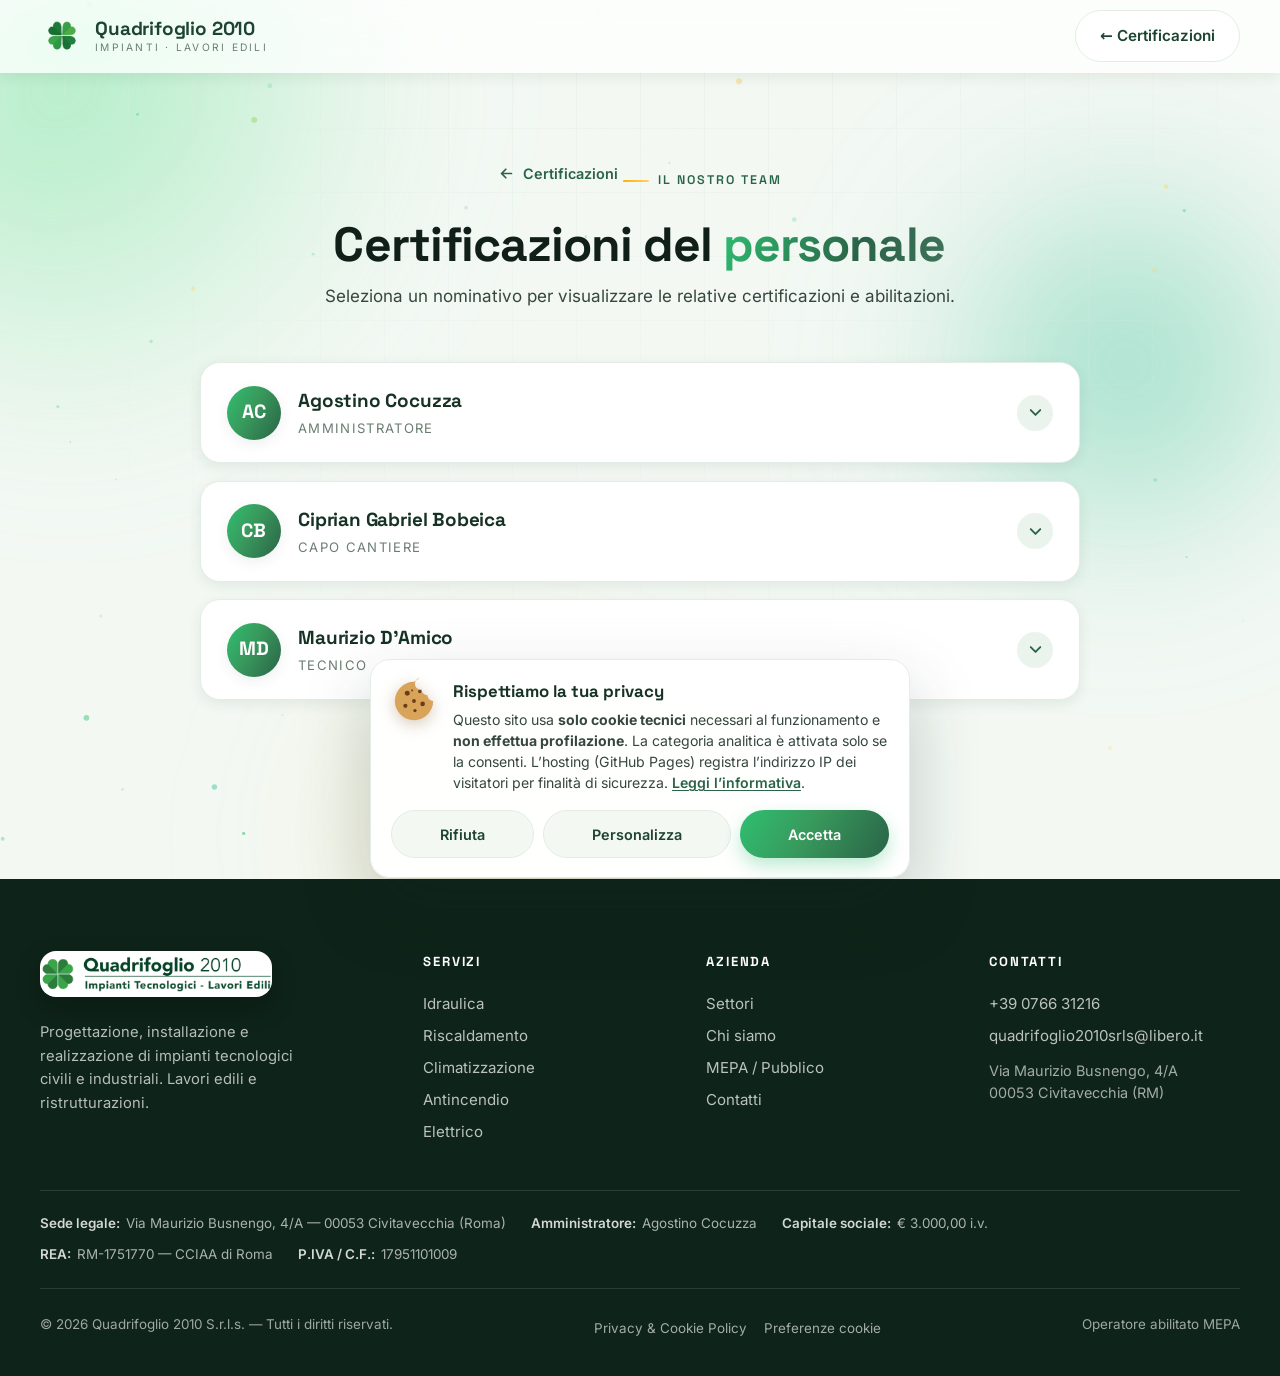
<file: personale.html>
<!DOCTYPE html>
<html lang="it">
<head>
<meta charset="UTF-8">
<meta name="viewport" content="width=device-width, initial-scale=1.0">
<meta name="description" content="Scopri certificazioni e abilitazioni del team Quadrifoglio 2010: F-GAS, antincendio, energia alternativa e altre qualifiche tecniche.">
<title>Certificazioni e Abilitazioni del Personale | Quadrifoglio 2010</title>

<!-- ============ SEO ============ -->
<meta name="robots" content="index, follow, max-image-preview:large">
<meta name="author" content="Quadrifoglio 2010 S.r.l.s.">
<link rel="canonical" href="https://quadrifoglio2010srls.com/personale.html">
<meta name="theme-color" content="#2fbf71">

<!-- Open Graph -->
<meta property="og:type" content="website">
<meta property="og:site_name" content="Quadrifoglio 2010 S.r.l.s.">
<meta property="og:locale" content="it_IT">
<meta property="og:title" content="Certificazioni e Abilitazioni del Personale | Quadrifoglio 2010">
<meta property="og:description" content="Scopri certificazioni e abilitazioni del team Quadrifoglio 2010: F-GAS, antincendio, energia alternativa e altre qualifiche tecniche.">
<meta property="og:url" content="https://quadrifoglio2010srls.com/personale.html">
<meta property="og:image" content="https://quadrifoglio2010srls.com/assets/logo-full.png">

<!-- Twitter -->
<meta name="twitter:card" content="summary_large_image">
<meta name="twitter:title" content="Certificazioni e Abilitazioni del Personale | Quadrifoglio 2010">
<meta name="twitter:description" content="Scopri certificazioni e abilitazioni del team Quadrifoglio 2010: F-GAS, antincendio, energia alternativa e altre qualifiche tecniche.">
<meta name="twitter:image" content="https://quadrifoglio2010srls.com/assets/logo-full.png">

<link rel="manifest" href="site.webmanifest">

<!-- Self-hosted fonts (GDPR: no request to Google servers, no visitor IP shared) -->
<link rel="preload" href="assets/fonts/UcC73FwrK3iLTeHuS_nVMrMxCp50SjIa1ZL7.woff2" as="font" type="font/woff2" crossorigin>
<link rel="preload" href="assets/fonts/V8mDoQDjQSkFtoMM3T6r8E7mPbF4Cw.woff2" as="font" type="font/woff2" crossorigin>
<!-- Self-hosted fonts inlined (no render-blocking request; woff2 are preloaded above) -->
<style>@font-face{font-family:'Inter';font-style:normal;font-weight:400;font-display:swap;src:url(assets/fonts/UcC73FwrK3iLTeHuS_nVMrMxCp50SjIa2JL7SUc.woff2) format('woff2');unicode-range:U+0460-052F,U+1C80-1C8A,U+20B4,U+2DE0-2DFF,U+A640-A69F,U+FE2E-FE2F}@font-face{font-family:'Inter';font-style:normal;font-weight:400;font-display:swap;src:url(assets/fonts/UcC73FwrK3iLTeHuS_nVMrMxCp50SjIa0ZL7SUc.woff2) format('woff2');unicode-range:U+0301,U+0400-045F,U+0490-0491,U+04B0-04B1,U+2116}@font-face{font-family:'Inter';font-style:normal;font-weight:400;font-display:swap;src:url(assets/fonts/UcC73FwrK3iLTeHuS_nVMrMxCp50SjIa2ZL7SUc.woff2) format('woff2');unicode-range:U+1F00-1FFF}@font-face{font-family:'Inter';font-style:normal;font-weight:400;font-display:swap;src:url(assets/fonts/UcC73FwrK3iLTeHuS_nVMrMxCp50SjIa1pL7SUc.woff2) format('woff2');unicode-range:U+0370-0377,U+037A-037F,U+0384-038A,U+038C,U+038E-03A1,U+03A3-03FF}@font-face{font-family:'Inter';font-style:normal;font-weight:400;font-display:swap;src:url(assets/fonts/UcC73FwrK3iLTeHuS_nVMrMxCp50SjIa2pL7SUc.woff2) format('woff2');unicode-range:U+0102-0103,U+0110-0111,U+0128-0129,U+0168-0169,U+01A0-01A1,U+01AF-01B0,U+0300-0301,U+0303-0304,U+0308-0309,U+0323,U+0329,U+1EA0-1EF9,U+20AB}@font-face{font-family:'Inter';font-style:normal;font-weight:400;font-display:swap;src:url(assets/fonts/UcC73FwrK3iLTeHuS_nVMrMxCp50SjIa25L7SUc.woff2) format('woff2');unicode-range:U+0100-02BA,U+02BD-02C5,U+02C7-02CC,U+02CE-02D7,U+02DD-02FF,U+0304,U+0308,U+0329,U+1D00-1DBF,U+1E00-1E9F,U+1EF2-1EFF,U+2020,U+20A0-20AB,U+20AD-20C0,U+2113,U+2C60-2C7F,U+A720-A7FF}@font-face{font-family:'Inter';font-style:normal;font-weight:400;font-display:swap;src:url(assets/fonts/UcC73FwrK3iLTeHuS_nVMrMxCp50SjIa1ZL7.woff2) format('woff2');unicode-range:U+0000-00FF,U+0131,U+0152-0153,U+02BB-02BC,U+02C6,U+02DA,U+02DC,U+0304,U+0308,U+0329,U+2000-206F,U+20AC,U+2122,U+2191,U+2193,U+2212,U+2215,U+FEFF,U+FFFD}@font-face{font-family:'Inter';font-style:normal;font-weight:500;font-display:swap;src:url(assets/fonts/UcC73FwrK3iLTeHuS_nVMrMxCp50SjIa2JL7SUc.woff2) format('woff2');unicode-range:U+0460-052F,U+1C80-1C8A,U+20B4,U+2DE0-2DFF,U+A640-A69F,U+FE2E-FE2F}@font-face{font-family:'Inter';font-style:normal;font-weight:500;font-display:swap;src:url(assets/fonts/UcC73FwrK3iLTeHuS_nVMrMxCp50SjIa0ZL7SUc.woff2) format('woff2');unicode-range:U+0301,U+0400-045F,U+0490-0491,U+04B0-04B1,U+2116}@font-face{font-family:'Inter';font-style:normal;font-weight:500;font-display:swap;src:url(assets/fonts/UcC73FwrK3iLTeHuS_nVMrMxCp50SjIa2ZL7SUc.woff2) format('woff2');unicode-range:U+1F00-1FFF}@font-face{font-family:'Inter';font-style:normal;font-weight:500;font-display:swap;src:url(assets/fonts/UcC73FwrK3iLTeHuS_nVMrMxCp50SjIa1pL7SUc.woff2) format('woff2');unicode-range:U+0370-0377,U+037A-037F,U+0384-038A,U+038C,U+038E-03A1,U+03A3-03FF}@font-face{font-family:'Inter';font-style:normal;font-weight:500;font-display:swap;src:url(assets/fonts/UcC73FwrK3iLTeHuS_nVMrMxCp50SjIa2pL7SUc.woff2) format('woff2');unicode-range:U+0102-0103,U+0110-0111,U+0128-0129,U+0168-0169,U+01A0-01A1,U+01AF-01B0,U+0300-0301,U+0303-0304,U+0308-0309,U+0323,U+0329,U+1EA0-1EF9,U+20AB}@font-face{font-family:'Inter';font-style:normal;font-weight:500;font-display:swap;src:url(assets/fonts/UcC73FwrK3iLTeHuS_nVMrMxCp50SjIa25L7SUc.woff2) format('woff2');unicode-range:U+0100-02BA,U+02BD-02C5,U+02C7-02CC,U+02CE-02D7,U+02DD-02FF,U+0304,U+0308,U+0329,U+1D00-1DBF,U+1E00-1E9F,U+1EF2-1EFF,U+2020,U+20A0-20AB,U+20AD-20C0,U+2113,U+2C60-2C7F,U+A720-A7FF}@font-face{font-family:'Inter';font-style:normal;font-weight:500;font-display:swap;src:url(assets/fonts/UcC73FwrK3iLTeHuS_nVMrMxCp50SjIa1ZL7.woff2) format('woff2');unicode-range:U+0000-00FF,U+0131,U+0152-0153,U+02BB-02BC,U+02C6,U+02DA,U+02DC,U+0304,U+0308,U+0329,U+2000-206F,U+20AC,U+2122,U+2191,U+2193,U+2212,U+2215,U+FEFF,U+FFFD}@font-face{font-family:'Inter';font-style:normal;font-weight:600;font-display:swap;src:url(assets/fonts/UcC73FwrK3iLTeHuS_nVMrMxCp50SjIa2JL7SUc.woff2) format('woff2');unicode-range:U+0460-052F,U+1C80-1C8A,U+20B4,U+2DE0-2DFF,U+A640-A69F,U+FE2E-FE2F}@font-face{font-family:'Inter';font-style:normal;font-weight:600;font-display:swap;src:url(assets/fonts/UcC73FwrK3iLTeHuS_nVMrMxCp50SjIa0ZL7SUc.woff2) format('woff2');unicode-range:U+0301,U+0400-045F,U+0490-0491,U+04B0-04B1,U+2116}@font-face{font-family:'Inter';font-style:normal;font-weight:600;font-display:swap;src:url(assets/fonts/UcC73FwrK3iLTeHuS_nVMrMxCp50SjIa2ZL7SUc.woff2) format('woff2');unicode-range:U+1F00-1FFF}@font-face{font-family:'Inter';font-style:normal;font-weight:600;font-display:swap;src:url(assets/fonts/UcC73FwrK3iLTeHuS_nVMrMxCp50SjIa1pL7SUc.woff2) format('woff2');unicode-range:U+0370-0377,U+037A-037F,U+0384-038A,U+038C,U+038E-03A1,U+03A3-03FF}@font-face{font-family:'Inter';font-style:normal;font-weight:600;font-display:swap;src:url(assets/fonts/UcC73FwrK3iLTeHuS_nVMrMxCp50SjIa2pL7SUc.woff2) format('woff2');unicode-range:U+0102-0103,U+0110-0111,U+0128-0129,U+0168-0169,U+01A0-01A1,U+01AF-01B0,U+0300-0301,U+0303-0304,U+0308-0309,U+0323,U+0329,U+1EA0-1EF9,U+20AB}@font-face{font-family:'Inter';font-style:normal;font-weight:600;font-display:swap;src:url(assets/fonts/UcC73FwrK3iLTeHuS_nVMrMxCp50SjIa25L7SUc.woff2) format('woff2');unicode-range:U+0100-02BA,U+02BD-02C5,U+02C7-02CC,U+02CE-02D7,U+02DD-02FF,U+0304,U+0308,U+0329,U+1D00-1DBF,U+1E00-1E9F,U+1EF2-1EFF,U+2020,U+20A0-20AB,U+20AD-20C0,U+2113,U+2C60-2C7F,U+A720-A7FF}@font-face{font-family:'Inter';font-style:normal;font-weight:600;font-display:swap;src:url(assets/fonts/UcC73FwrK3iLTeHuS_nVMrMxCp50SjIa1ZL7.woff2) format('woff2');unicode-range:U+0000-00FF,U+0131,U+0152-0153,U+02BB-02BC,U+02C6,U+02DA,U+02DC,U+0304,U+0308,U+0329,U+2000-206F,U+20AC,U+2122,U+2191,U+2193,U+2212,U+2215,U+FEFF,U+FFFD}@font-face{font-family:'Inter';font-style:normal;font-weight:700;font-display:swap;src:url(assets/fonts/UcC73FwrK3iLTeHuS_nVMrMxCp50SjIa2JL7SUc.woff2) format('woff2');unicode-range:U+0460-052F,U+1C80-1C8A,U+20B4,U+2DE0-2DFF,U+A640-A69F,U+FE2E-FE2F}@font-face{font-family:'Inter';font-style:normal;font-weight:700;font-display:swap;src:url(assets/fonts/UcC73FwrK3iLTeHuS_nVMrMxCp50SjIa0ZL7SUc.woff2) format('woff2');unicode-range:U+0301,U+0400-045F,U+0490-0491,U+04B0-04B1,U+2116}@font-face{font-family:'Inter';font-style:normal;font-weight:700;font-display:swap;src:url(assets/fonts/UcC73FwrK3iLTeHuS_nVMrMxCp50SjIa2ZL7SUc.woff2) format('woff2');unicode-range:U+1F00-1FFF}@font-face{font-family:'Inter';font-style:normal;font-weight:700;font-display:swap;src:url(assets/fonts/UcC73FwrK3iLTeHuS_nVMrMxCp50SjIa1pL7SUc.woff2) format('woff2');unicode-range:U+0370-0377,U+037A-037F,U+0384-038A,U+038C,U+038E-03A1,U+03A3-03FF}@font-face{font-family:'Inter';font-style:normal;font-weight:700;font-display:swap;src:url(assets/fonts/UcC73FwrK3iLTeHuS_nVMrMxCp50SjIa2pL7SUc.woff2) format('woff2');unicode-range:U+0102-0103,U+0110-0111,U+0128-0129,U+0168-0169,U+01A0-01A1,U+01AF-01B0,U+0300-0301,U+0303-0304,U+0308-0309,U+0323,U+0329,U+1EA0-1EF9,U+20AB}@font-face{font-family:'Inter';font-style:normal;font-weight:700;font-display:swap;src:url(assets/fonts/UcC73FwrK3iLTeHuS_nVMrMxCp50SjIa25L7SUc.woff2) format('woff2');unicode-range:U+0100-02BA,U+02BD-02C5,U+02C7-02CC,U+02CE-02D7,U+02DD-02FF,U+0304,U+0308,U+0329,U+1D00-1DBF,U+1E00-1E9F,U+1EF2-1EFF,U+2020,U+20A0-20AB,U+20AD-20C0,U+2113,U+2C60-2C7F,U+A720-A7FF}@font-face{font-family:'Inter';font-style:normal;font-weight:700;font-display:swap;src:url(assets/fonts/UcC73FwrK3iLTeHuS_nVMrMxCp50SjIa1ZL7.woff2) format('woff2');unicode-range:U+0000-00FF,U+0131,U+0152-0153,U+02BB-02BC,U+02C6,U+02DA,U+02DC,U+0304,U+0308,U+0329,U+2000-206F,U+20AC,U+2122,U+2191,U+2193,U+2212,U+2215,U+FEFF,U+FFFD}@font-face{font-family:'Space Grotesk';font-style:normal;font-weight:500;font-display:swap;src:url(assets/fonts/V8mDoQDjQSkFtoMM3T6r8E7mPb54C-s0.woff2) format('woff2');unicode-range:U+0102-0103,U+0110-0111,U+0128-0129,U+0168-0169,U+01A0-01A1,U+01AF-01B0,U+0300-0301,U+0303-0304,U+0308-0309,U+0323,U+0329,U+1EA0-1EF9,U+20AB}@font-face{font-family:'Space Grotesk';font-style:normal;font-weight:500;font-display:swap;src:url(assets/fonts/V8mDoQDjQSkFtoMM3T6r8E7mPb94C-s0.woff2) format('woff2');unicode-range:U+0100-02BA,U+02BD-02C5,U+02C7-02CC,U+02CE-02D7,U+02DD-02FF,U+0304,U+0308,U+0329,U+1D00-1DBF,U+1E00-1E9F,U+1EF2-1EFF,U+2020,U+20A0-20AB,U+20AD-20C0,U+2113,U+2C60-2C7F,U+A720-A7FF}@font-face{font-family:'Space Grotesk';font-style:normal;font-weight:500;font-display:swap;src:url(assets/fonts/V8mDoQDjQSkFtoMM3T6r8E7mPbF4Cw.woff2) format('woff2');unicode-range:U+0000-00FF,U+0131,U+0152-0153,U+02BB-02BC,U+02C6,U+02DA,U+02DC,U+0304,U+0308,U+0329,U+2000-206F,U+20AC,U+2122,U+2191,U+2193,U+2212,U+2215,U+FEFF,U+FFFD}@font-face{font-family:'Space Grotesk';font-style:normal;font-weight:600;font-display:swap;src:url(assets/fonts/V8mDoQDjQSkFtoMM3T6r8E7mPb54C-s0.woff2) format('woff2');unicode-range:U+0102-0103,U+0110-0111,U+0128-0129,U+0168-0169,U+01A0-01A1,U+01AF-01B0,U+0300-0301,U+0303-0304,U+0308-0309,U+0323,U+0329,U+1EA0-1EF9,U+20AB}@font-face{font-family:'Space Grotesk';font-style:normal;font-weight:600;font-display:swap;src:url(assets/fonts/V8mDoQDjQSkFtoMM3T6r8E7mPb94C-s0.woff2) format('woff2');unicode-range:U+0100-02BA,U+02BD-02C5,U+02C7-02CC,U+02CE-02D7,U+02DD-02FF,U+0304,U+0308,U+0329,U+1D00-1DBF,U+1E00-1E9F,U+1EF2-1EFF,U+2020,U+20A0-20AB,U+20AD-20C0,U+2113,U+2C60-2C7F,U+A720-A7FF}@font-face{font-family:'Space Grotesk';font-style:normal;font-weight:600;font-display:swap;src:url(assets/fonts/V8mDoQDjQSkFtoMM3T6r8E7mPbF4Cw.woff2) format('woff2');unicode-range:U+0000-00FF,U+0131,U+0152-0153,U+02BB-02BC,U+02C6,U+02DA,U+02DC,U+0304,U+0308,U+0329,U+2000-206F,U+20AC,U+2122,U+2191,U+2193,U+2212,U+2215,U+FEFF,U+FFFD}@font-face{font-family:'Space Grotesk';font-style:normal;font-weight:700;font-display:swap;src:url(assets/fonts/V8mDoQDjQSkFtoMM3T6r8E7mPb54C-s0.woff2) format('woff2');unicode-range:U+0102-0103,U+0110-0111,U+0128-0129,U+0168-0169,U+01A0-01A1,U+01AF-01B0,U+0300-0301,U+0303-0304,U+0308-0309,U+0323,U+0329,U+1EA0-1EF9,U+20AB}@font-face{font-family:'Space Grotesk';font-style:normal;font-weight:700;font-display:swap;src:url(assets/fonts/V8mDoQDjQSkFtoMM3T6r8E7mPb94C-s0.woff2) format('woff2');unicode-range:U+0100-02BA,U+02BD-02C5,U+02C7-02CC,U+02CE-02D7,U+02DD-02FF,U+0304,U+0308,U+0329,U+1D00-1DBF,U+1E00-1E9F,U+1EF2-1EFF,U+2020,U+20A0-20AB,U+20AD-20C0,U+2113,U+2C60-2C7F,U+A720-A7FF}@font-face{font-family:'Space Grotesk';font-style:normal;font-weight:700;font-display:swap;src:url(assets/fonts/V8mDoQDjQSkFtoMM3T6r8E7mPbF4Cw.woff2) format('woff2');unicode-range:U+0000-00FF,U+0131,U+0152-0153,U+02BB-02BC,U+02C6,U+02DA,U+02DC,U+0304,U+0308,U+0329,U+2000-206F,U+20AC,U+2122,U+2191,U+2193,U+2212,U+2215,U+FEFF,U+FFFD}</style>

<link rel="stylesheet" href="styles.css">

<!-- Vivid four-leaf clover favicon -->
<link rel="icon" href="data:image/svg+xml,%3Csvg xmlns='http://www.w3.org/2000/svg' viewBox='0 0 100 100'%3E%3Cg transform='translate(50 52)'%3E%3Cpath d='M0 0C-7-12-26-12-26-26-26-38-13-41 0-31 13-41 26-38 26-26 26-12 7-12 0 0Z' fill='%232fbf71'/%3E%3Cpath d='M0 0C-7-12-26-12-26-26-26-38-13-41 0-31 13-41 26-38 26-26 26-12 7-12 0 0Z' fill='%238bd450' transform='rotate(90)'/%3E%3Cpath d='M0 0C-7-12-26-12-26-26-26-38-13-41 0-31 13-41 26-38 26-26 26-12 7-12 0 0Z' fill='%2343c59e' transform='rotate(180)'/%3E%3Cpath d='M0 0C-7-12-26-12-26-26-26-38-13-41 0-31 13-41 26-38 26-26 26-12 7-12 0 0Z' fill='%236fe39a' transform='rotate(270)'/%3E%3C/g%3E%3C/svg%3E">
<link rel="icon" href="./favicon.ico?" sizes="any">
<link rel="shortcut icon" href="./favicon.ico?" type="image/x-icon">
<link rel="icon" type="image/png" sizes="32x32" href="./assets/favicon-32.png?">
<link rel="icon" type="image/png" sizes="16x16" href="./assets/favicon-16.png?">
<link rel="apple-touch-icon" href="./assets/apple-touch-icon.png?">

<!-- ============ STRUCTURED DATA (JSON-LD) ============ -->
<script type="application/ld+json">
{
  "@context": "https://schema.org",
  "@type": "BreadcrumbList",
  "itemListElement": [
    { "@type": "ListItem", "position": 1, "name": "Home", "item": "https://quadrifoglio2010srls.com/" },
    { "@type": "ListItem", "position": 2, "name": "Certificazioni", "item": "https://quadrifoglio2010srls.com/certificazioni.html" },
    { "@type": "ListItem", "position": 3, "name": "Certificazioni del personale", "item": "https://quadrifoglio2010srls.com/personale.html" }
  ]
}
</script>
</head>
<body>

<!-- ============ ATMOSPHERIC BACKGROUND ============ -->
<div class="bg-stage" aria-hidden="true">
  <span class="blob b1"></span>
  <span class="blob b2"></span>
  <span class="blob b3"></span>
</div>
<div class="bg-grid" aria-hidden="true"></div>
<canvas id="particles" aria-hidden="true"></canvas>

<!-- ============ HEADER ============ -->
<header class="site-header scrolled" id="header">
  <div class="wrap nav">
    <a class="brand" href="index.html" aria-label="Quadrifoglio 2010 — home" title="Quadrifoglio 2010 — home">
      <img class="logo-svg" src="assets/logo-clover.png" alt="Logo Quadrifoglio 2010 S.r.l.s. — quadrifoglio a quattro foglie verde" width="44" height="44">
      <span class="brand-text">
        <strong>Quadrifoglio 2010</strong>
        <span>Impianti · Lavori Edili</span>
      </span>
    </a>

    <div class="nav-cta">
      <a class="btn btn-ghost" href="certificazioni.html" title="← Certificazioni">← Certificazioni</a>
    </div>
  </div>
</header>

<main id="top">

<!-- ============ SUBPAGE HERO ============ -->
<section class="section subpage-hero">
  <div class="wrap">
    <div class="section-head">
      <a class="back-link" href="certificazioni.html" title="Certificazioni">
        <svg viewBox="0 0 24 24" fill="none" stroke="currentColor" stroke-width="2.4" stroke-linecap="round" stroke-linejoin="round"><path d="M19 12H5M11 6l-6 6 6 6"/></svg>
        Certificazioni
      </a>
      <span class="eyebrow eyebrow--center">Il nostro team</span>
      <h2>Certificazioni del <span class="text-grad">personale</span></h2>
      <p>Seleziona un nominativo per visualizzare le relative certificazioni e abilitazioni.</p>
    </div>
  </div>
</section>

<!-- ============ PEOPLE ACCORDION ============ -->
<section class="section section--flush-top">
  <div class="wrap subpage-wrap">
    <div class="people">

      <!-- Persona 1 -->
      <article class="person reveal">
        <button class="person-head" type="button" aria-expanded="false">
          <span class="person-avatar">AC</span>
          <span class="person-info">
            <span class="person-name">Agostino Cocuzza</span>
            <span class="person-role">Amministratore</span>
          </span>
          <span class="person-chevron" aria-hidden="true">
            <svg viewBox="0 0 24 24" fill="none" stroke="currentColor" stroke-width="2.4" stroke-linecap="round" stroke-linejoin="round"><path d="m6 9 6 6 6-6"/></svg>
          </span>
        </button>
        <div class="person-panel">
          <div class="person-panel-inner">
            <ul class="cert-list">
              <li><a class="cl-link" href="https://drive.google.com/file/d/1rB9oB_MtZAS2RM3feksGX9kkw4-HG_5g/view?usp=sharing" target="_blank" rel="noopener" title="Certificato Antincendio">
                <span class="cl-ic"><svg viewBox="0 0 24 24" fill="none" stroke="currentColor" stroke-width="2.4" stroke-linecap="round" stroke-linejoin="round"><path d="M20 6 9 17l-5-5"/></svg></span>
                <span class="cl-txt"><b>Certificato Antincendio</b></span>
                <svg class="cl-ext" viewBox="0 0 24 24" fill="none" stroke="currentColor" stroke-width="2.2" stroke-linecap="round" stroke-linejoin="round"><path d="M15 3h6v6M10 14 21 3M18 13v6a2 2 0 0 1-2 2H5a2 2 0 0 1-2-2V8a2 2 0 0 1 2-2h6"/></svg>
              </a></li>
              <li><a class="cl-link" href="https://drive.google.com/file/d/1o7cXRNFgbW6hvF20faGQ4Fve1K4SyhZB/view?usp=sharing" target="_blank" rel="noopener" title="Certificato F-GAS">
                <span class="cl-ic"><svg viewBox="0 0 24 24" fill="none" stroke="currentColor" stroke-width="2.4" stroke-linecap="round" stroke-linejoin="round"><path d="M20 6 9 17l-5-5"/></svg></span>
                <span class="cl-txt"><b>Certificato F-GAS</b></span>
                <svg class="cl-ext" viewBox="0 0 24 24" fill="none" stroke="currentColor" stroke-width="2.2" stroke-linecap="round" stroke-linejoin="round"><path d="M15 3h6v6M10 14 21 3M18 13v6a2 2 0 0 1-2 2H5a2 2 0 0 1-2-2V8a2 2 0 0 1 2-2h6"/></svg>
              </a></li>
              <li><a class="cl-link" href="https://drive.google.com/file/d/1eQUx1IhzKGXpM1Y4t58cuWhLEZHnEUBv/view?usp=sharing" target="_blank" rel="noopener" title="Certificati Energia Alternativa (FER)">
                <span class="cl-ic"><svg viewBox="0 0 24 24" fill="none" stroke="currentColor" stroke-width="2.4" stroke-linecap="round" stroke-linejoin="round"><path d="M20 6 9 17l-5-5"/></svg></span>
                <span class="cl-txt"><b>Certificati Energia Alternativa (FER)</b></span>
                <svg class="cl-ext" viewBox="0 0 24 24" fill="none" stroke="currentColor" stroke-width="2.2" stroke-linecap="round" stroke-linejoin="round"><path d="M15 3h6v6M10 14 21 3M18 13v6a2 2 0 0 1-2 2H5a2 2 0 0 1-2-2V8a2 2 0 0 1 2-2h6"/></svg>
              </a></li>
              <li><a class="cl-link" href="https://drive.google.com/file/d/1jqY2nJv-0Yawebu0v5EBeZCWJ0gc_FJN/view?usp=sharing" target="_blank" rel="noopener" title="Patentino di abilitazione di 2° grado per centrali termiche">
                <span class="cl-ic"><svg viewBox="0 0 24 24" fill="none" stroke="currentColor" stroke-width="2.4" stroke-linecap="round" stroke-linejoin="round"><path d="M20 6 9 17l-5-5"/></svg></span>
                <span class="cl-txt"><b>Patentino di abilitazione di 2° grado per centrali termiche</b></span>
                <svg class="cl-ext" viewBox="0 0 24 24" fill="none" stroke="currentColor" stroke-width="2.2" stroke-linecap="round" stroke-linejoin="round"><path d="M15 3h6v6M10 14 21 3M18 13v6a2 2 0 0 1-2 2H5a2 2 0 0 1-2-2V8a2 2 0 0 1 2-2h6"/></svg>
              </a></li>
            </ul>
          </div>
        </div>
      </article>

      <!-- Persona 2 -->
      <article class="person reveal">
        <button class="person-head" type="button" aria-expanded="false">
          <span class="person-avatar">CB</span>
          <span class="person-info">
            <span class="person-name">Ciprian Gabriel Bobeica</span>
            <span class="person-role">Capo cantiere</span>
          </span>
          <span class="person-chevron" aria-hidden="true">
            <svg viewBox="0 0 24 24" fill="none" stroke="currentColor" stroke-width="2.4" stroke-linecap="round" stroke-linejoin="round"><path d="m6 9 6 6 6-6"/></svg>
          </span>
        </button>
        <div class="person-panel">
          <div class="person-panel-inner">
            <ul class="cert-list">
              <li><a class="cl-link" href="https://drive.google.com/file/d/1R8-XbIFtNWX-VBNOl4ySjwOKKEynovKZ/view?usp=sharing" target="_blank" rel="noopener" title="Attestato lavori in quota">
                <span class="cl-ic"><svg viewBox="0 0 24 24" fill="none" stroke="currentColor" stroke-width="2.4" stroke-linecap="round" stroke-linejoin="round"><path d="M20 6 9 17l-5-5"/></svg></span>
                <span class="cl-txt"><b>Attestato lavori in quota</b></span>
                <svg class="cl-ext" viewBox="0 0 24 24" fill="none" stroke="currentColor" stroke-width="2.2" stroke-linecap="round" stroke-linejoin="round"><path d="M15 3h6v6M10 14 21 3M18 13v6a2 2 0 0 1-2 2H5a2 2 0 0 1-2-2V8a2 2 0 0 1 2-2h6"/></svg>
              </a></li>
              <li><a class="cl-link" href="https://drive.google.com/file/d/193Iiw3jEuoymGmlRFOriUKX2P28viv2u/view?usp=sharing" target="_blank" rel="noopener" title="Addetto antincendio">
                <span class="cl-ic"><svg viewBox="0 0 24 24" fill="none" stroke="currentColor" stroke-width="2.4" stroke-linecap="round" stroke-linejoin="round"><path d="M20 6 9 17l-5-5"/></svg></span>
                <span class="cl-txt"><b>Addetto antincendio</b></span>
                <svg class="cl-ext" viewBox="0 0 24 24" fill="none" stroke="currentColor" stroke-width="2.2" stroke-linecap="round" stroke-linejoin="round"><path d="M15 3h6v6M10 14 21 3M18 13v6a2 2 0 0 1-2 2H5a2 2 0 0 1-2-2V8a2 2 0 0 1 2-2h6"/></svg>
              </a></li>
              <li><a class="cl-link" href="https://drive.google.com/file/d/1jFt2AZyeobq4q8dhoc46eYuKLB8pI9_N/view?usp=sharing" target="_blank" rel="noopener" title="Attestato di abilitazione alla conduzione di gru su autocarro">
                <span class="cl-ic"><svg viewBox="0 0 24 24" fill="none" stroke="currentColor" stroke-width="2.4" stroke-linecap="round" stroke-linejoin="round"><path d="M20 6 9 17l-5-5"/></svg></span>
                <span class="cl-txt"><b>Attestato di abilitazione alla conduzione di gru su autocarro</b></span>
                <svg class="cl-ext" viewBox="0 0 24 24" fill="none" stroke="currentColor" stroke-width="2.2" stroke-linecap="round" stroke-linejoin="round"><path d="M15 3h6v6M10 14 21 3M18 13v6a2 2 0 0 1-2 2H5a2 2 0 0 1-2-2V8a2 2 0 0 1 2-2h6"/></svg>
              </a></li>
              <li><a class="cl-link" href="https://drive.google.com/file/d/1p0b4eRhxDItY6iXjwa4u_fDXLYyV7bvX/view?usp=sharing" target="_blank" rel="noopener" title="Attestato e patente per la conduzione di escavatori">
                <span class="cl-ic"><svg viewBox="0 0 24 24" fill="none" stroke="currentColor" stroke-width="2.4" stroke-linecap="round" stroke-linejoin="round"><path d="M20 6 9 17l-5-5"/></svg></span>
                <span class="cl-txt"><b>Attestato e patente per la conduzione di escavatori</b></span>
                <svg class="cl-ext" viewBox="0 0 24 24" fill="none" stroke="currentColor" stroke-width="2.2" stroke-linecap="round" stroke-linejoin="round"><path d="M15 3h6v6M10 14 21 3M18 13v6a2 2 0 0 1-2 2H5a2 2 0 0 1-2-2V8a2 2 0 0 1 2-2h6"/></svg>
              </a></li>
            </ul>
          </div>
        </div>
      </article>

      <!-- Persona 3 -->
      <article class="person reveal">
        <button class="person-head" type="button" aria-expanded="false">
          <span class="person-avatar">MD</span>
          <span class="person-info">
            <span class="person-name">Maurizio D'Amico</span>
            <span class="person-role">Tecnico</span>
          </span>
          <span class="person-chevron" aria-hidden="true">
            <svg viewBox="0 0 24 24" fill="none" stroke="currentColor" stroke-width="2.4" stroke-linecap="round" stroke-linejoin="round"><path d="m6 9 6 6 6-6"/></svg>
          </span>
        </button>
        <div class="person-panel">
          <div class="person-panel-inner">
            <ul class="cert-list">
              <li><a class="cl-link" href="https://drive.google.com/file/d/1m8t_shTlRrW0EiJ_Lf_ojxrFxSC_ooyI/view?usp=sharing" target="_blank" rel="noopener" title="Certificato F-GAS">
                <span class="cl-ic"><svg viewBox="0 0 24 24" fill="none" stroke="currentColor" stroke-width="2.4" stroke-linecap="round" stroke-linejoin="round"><path d="M20 6 9 17l-5-5"/></svg></span>
                <span class="cl-txt"><b>Certificato F-GAS</b></span>
                <svg class="cl-ext" viewBox="0 0 24 24" fill="none" stroke="currentColor" stroke-width="2.2" stroke-linecap="round" stroke-linejoin="round"><path d="M15 3h6v6M10 14 21 3M18 13v6a2 2 0 0 1-2 2H5a2 2 0 0 1-2-2V8a2 2 0 0 1 2-2h6"/></svg>
              </a></li>
              <li><a class="cl-link" href="https://drive.google.com/file/d/1WjX_qEsFN-wrNCSD5OTKO_d_lvNeQug-/view?usp=sharing" target="_blank" rel="noopener" title="Addetto antincendio">
                <span class="cl-ic"><svg viewBox="0 0 24 24" fill="none" stroke="currentColor" stroke-width="2.4" stroke-linecap="round" stroke-linejoin="round"><path d="M20 6 9 17l-5-5"/></svg></span>
                <span class="cl-txt"><b>Addetto antincendio</b></span>
                <svg class="cl-ext" viewBox="0 0 24 24" fill="none" stroke="currentColor" stroke-width="2.2" stroke-linecap="round" stroke-linejoin="round"><path d="M15 3h6v6M10 14 21 3M18 13v6a2 2 0 0 1-2 2H5a2 2 0 0 1-2-2V8a2 2 0 0 1 2-2h6"/></svg>
              </a></li>
            </ul>
          </div>
        </div>
      </article>

    </div>
  </div>
</section>

</main>

<!-- ============ FOOTER ============ -->
<footer class="site-footer">
  <div class="wrap">
    <div class="footer-grid">
      <div class="footer-brand">
        <a class="footer-logo-wrap" href="index.html" aria-label="Quadrifoglio 2010 — home" title="Quadrifoglio 2010 — home">
          <img class="footer-logo" src="assets/logo-full.png" alt="Quadrifoglio 2010 — Impianti Tecnologici · Lavori Edili" width="640" height="101" loading="lazy" decoding="async">
        </a>
        <p>Progettazione, installazione e realizzazione di impianti tecnologici civili e industriali. Lavori edili e ristrutturazioni.</p>
      </div>
      <div>
        <h5>Servizi</h5>
        <a href="index.html#servizi" title="Idraulica">Idraulica</a><br>
        <a href="index.html#servizi" title="Riscaldamento">Riscaldamento</a><br>
        <a href="index.html#servizi" title="Climatizzazione">Climatizzazione</a><br>
        <a href="index.html#servizi" title="Antincendio">Antincendio</a><br>
        <a href="index.html#servizi" title="Elettrico">Elettrico</a>
      </div>
      <div>
        <h5>Azienda</h5>
        <a href="index.html#settori" title="Settori">Settori</a><br>
        <a href="index.html#azienda" title="Chi siamo">Chi siamo</a><br>
        <a href="index.html#settori" title="MEPA / Pubblico">MEPA / Pubblico</a><br>
        <a href="index.html#contatti" title="Contatti">Contatti</a>
      </div>
      <div>
        <h5>Contatti</h5>
        <a href="tel:+39076631216" title="+39 0766 31216">+39 0766 31216</a><br>
        <a href="mailto:quadrifoglio2010srls@libero.it" title="quadrifoglio2010srls@libero.it">quadrifoglio2010srls@libero.it</a><br>
        <span class="foot-addr">Via Maurizio Busnengo, 4/A<br>00053 Civitavecchia (RM)</span>
      </div>
    </div>

    <div class="footer-legal">
      <span><strong>Sede legale:</strong> Via Maurizio Busnengo, 4/A — 00053 Civitavecchia (Roma)</span>
      <span><strong>Amministratore:</strong> Agostino Cocuzza</span>
      <span><strong>Capitale sociale:</strong> € 3.000,00 i.v.</span>
      <span><strong>REA:</strong> RM-1751770 — CCIAA di Roma</span>
      <span><strong>P.IVA / C.F.:</strong> 17951101009</span>
    </div>

    <div class="footer-bottom">
      <span>© <span id="year">2026</span> Quadrifoglio 2010 S.r.l.s. — Tutti i diritti riservati.</span>
      <span class="footer-links">
        <a href="privacy.html" id="privacyLink" title="Privacy &amp; Cookie Policy">Privacy &amp; Cookie Policy</a>
        <button type="button" class="footer-cookie-btn" id="cookiePrefsBtn">Preferenze cookie</button>
      </span>
      <span>Operatore abilitato MEPA</span>
    </div>
  </div>
</footer>

<!-- ============ VANILLA JS ============ -->
<script>
(function () {
  "use strict";
  const reduceMotion = window.matchMedia("(prefers-reduced-motion: reduce)").matches;

  /* ---- Reveal on scroll ---- */
  const reveals = document.querySelectorAll(".reveal");
  if (reduceMotion || !("IntersectionObserver" in window)) {
    reveals.forEach(el => el.classList.add("in"));
  } else {
    /* Generous rootMargin so content is faded-in before you scroll to it. */
    const io = new IntersectionObserver((entries, obs) => {
      entries.forEach(e => { if (e.isIntersecting) { e.target.classList.add("in"); obs.unobserve(e.target); } });
    }, { threshold: 0, rootMargin: "200px 0px 700px 0px" });
    reveals.forEach(el => io.observe(el));
  }

  /* ---- People accordion (single-open). Height is animated purely in CSS
     via grid-template-rows (0fr -> 1fr), so we never read scrollHeight after
     a DOM/style change — no forced reflow, and no resize recalculation. ---- */
  const people = Array.from(document.querySelectorAll(".person"));
  people.forEach(person => {
    const head = person.querySelector(".person-head");
    head.addEventListener("click", () => {
      const willOpen = !person.classList.contains("open");
      /* close the others for a clean single-open accordion */
      people.forEach(p => {
        if (p !== person) {
          p.classList.remove("open");
          p.querySelector(".person-head").setAttribute("aria-expanded", "false");
        }
      });
      person.classList.toggle("open", willOpen);
      head.setAttribute("aria-expanded", String(willOpen));
    });
  });

  /* ---- Particle background ---- */
  const canvas = document.getElementById("particles");
  if (!reduceMotion && canvas) {
    const ctx = canvas.getContext("2d");
    let w, h, particles, raf = 0, running = false;
    const COLORS = ["#2fbf71", "#6fe39a", "#43c59e", "#8bd450", "#ffd166"];
    const resize = () => {
      w = canvas.width = window.innerWidth;
      h = canvas.height = window.innerHeight;
      const count = Math.min(60, Math.floor(w / 26));
      particles = Array.from({ length: count }, () => ({
        x: Math.random() * w, y: Math.random() * h,
        r: Math.random() * 2.4 + 0.8,
        vx: (Math.random() - 0.5) * 0.25, vy: (Math.random() - 0.5) * 0.25,
        a: Math.random() * 0.4 + 0.15,
        c: COLORS[(Math.random() * COLORS.length) | 0]
      }));
    };
    const draw = () => {
      ctx.clearRect(0, 0, w, h);
      for (const p of particles) {
        p.x += p.vx; p.y += p.vy;
        if (p.x < 0) p.x = w; if (p.x > w) p.x = 0;
        if (p.y < 0) p.y = h; if (p.y > h) p.y = 0;
        ctx.globalAlpha = p.a; ctx.fillStyle = p.c;
        ctx.beginPath(); ctx.arc(p.x, p.y, p.r, 0, Math.PI * 2); ctx.fill();
      }
      ctx.globalAlpha = 1;
    };
    /* Single-owner rAF loop: the `running` guard keeps a stale frame
       (queued while the tab was hidden) from forking a second loop. */
    const frame = () => { if (!running) return; draw(); raf = requestAnimationFrame(frame); };
    const start = () => { if (running) return; running = true; raf = requestAnimationFrame(frame); };
    const stop  = () => { running = false; cancelAnimationFrame(raf); raf = 0; };
    resize(); start();
    let t; window.addEventListener("resize", () => { clearTimeout(t); t = setTimeout(resize, 200); }, { passive: true });
    document.addEventListener("visibilitychange", () => { if (document.hidden) stop(); else start(); });
  }

  /* ---- Footer year ---- */
  document.getElementById("year").textContent = new Date().getFullYear();
})();
</script>

<!-- ============ PRIVACY / COOKIE CONSENT (GDPR) ============ -->
<script src="analytics.js" defer></script>
<script src="privacy.js" defer></script>
</body>
</html>
</file>
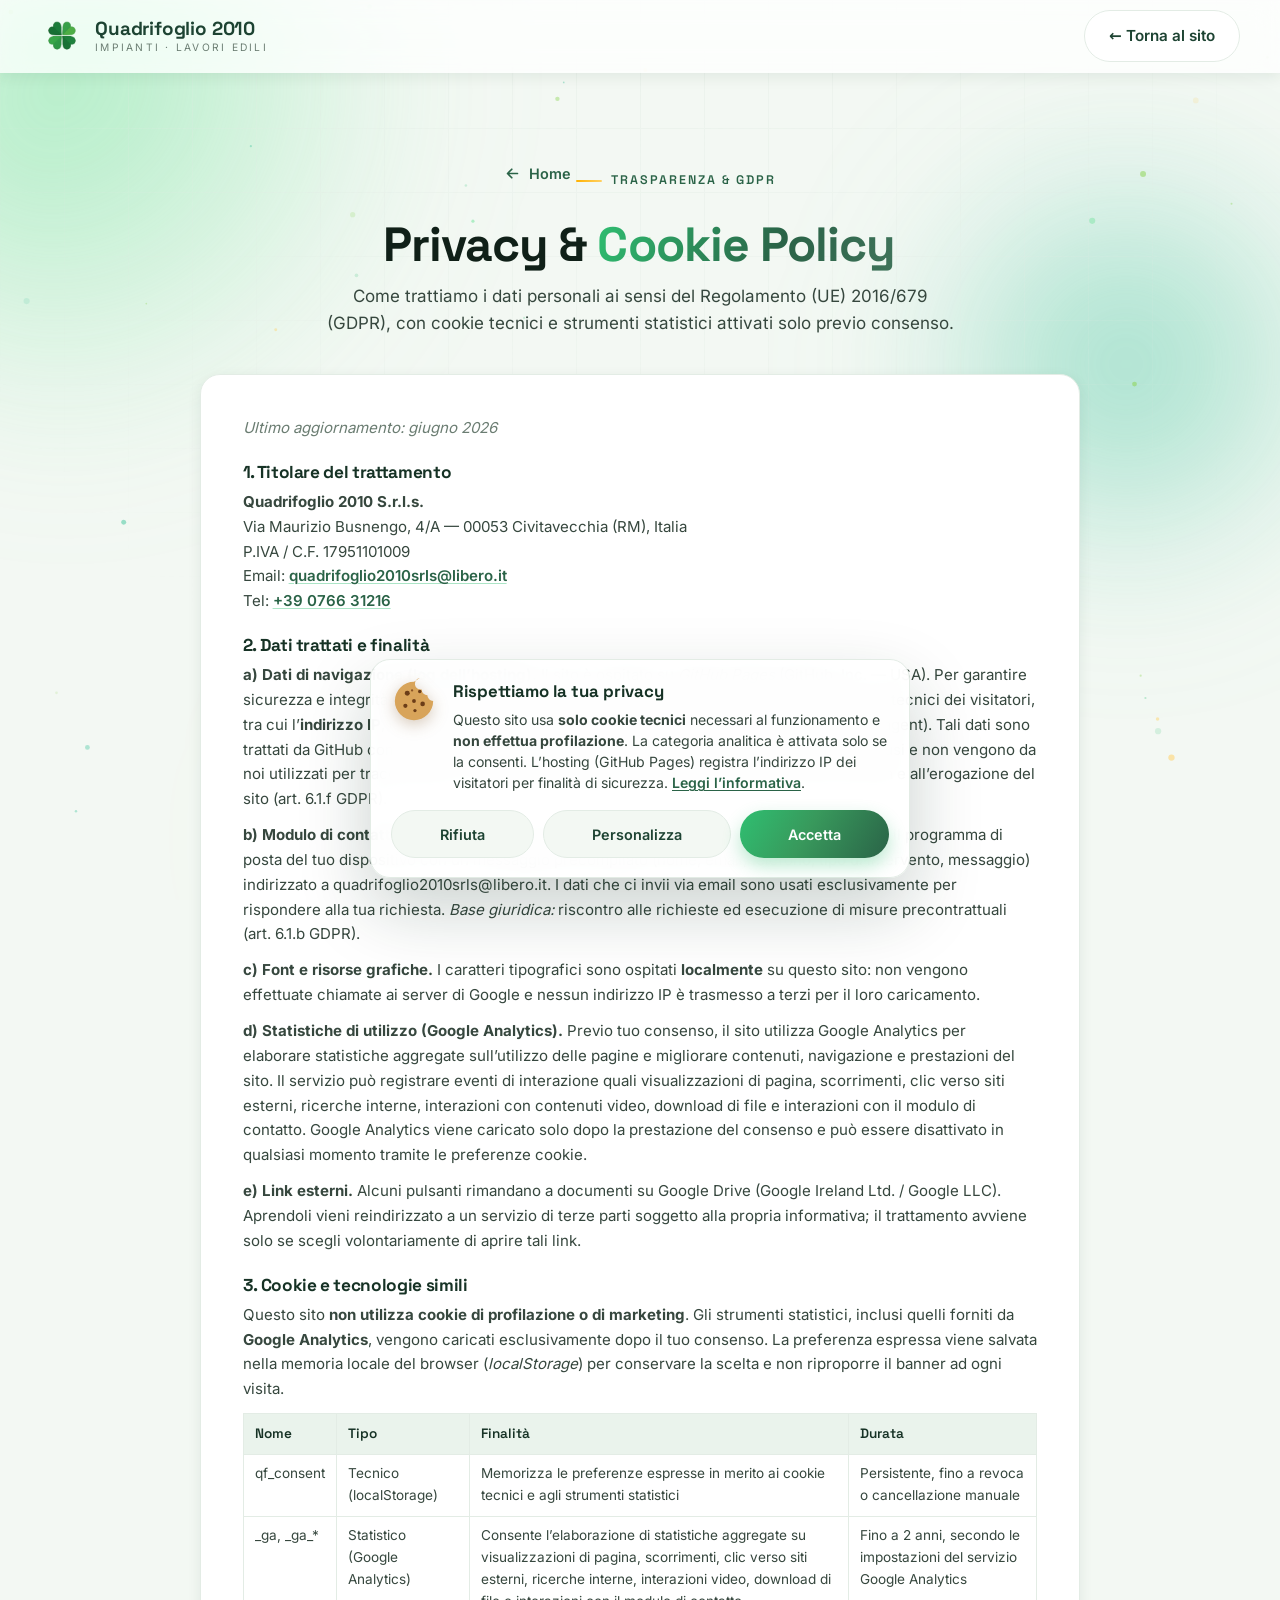
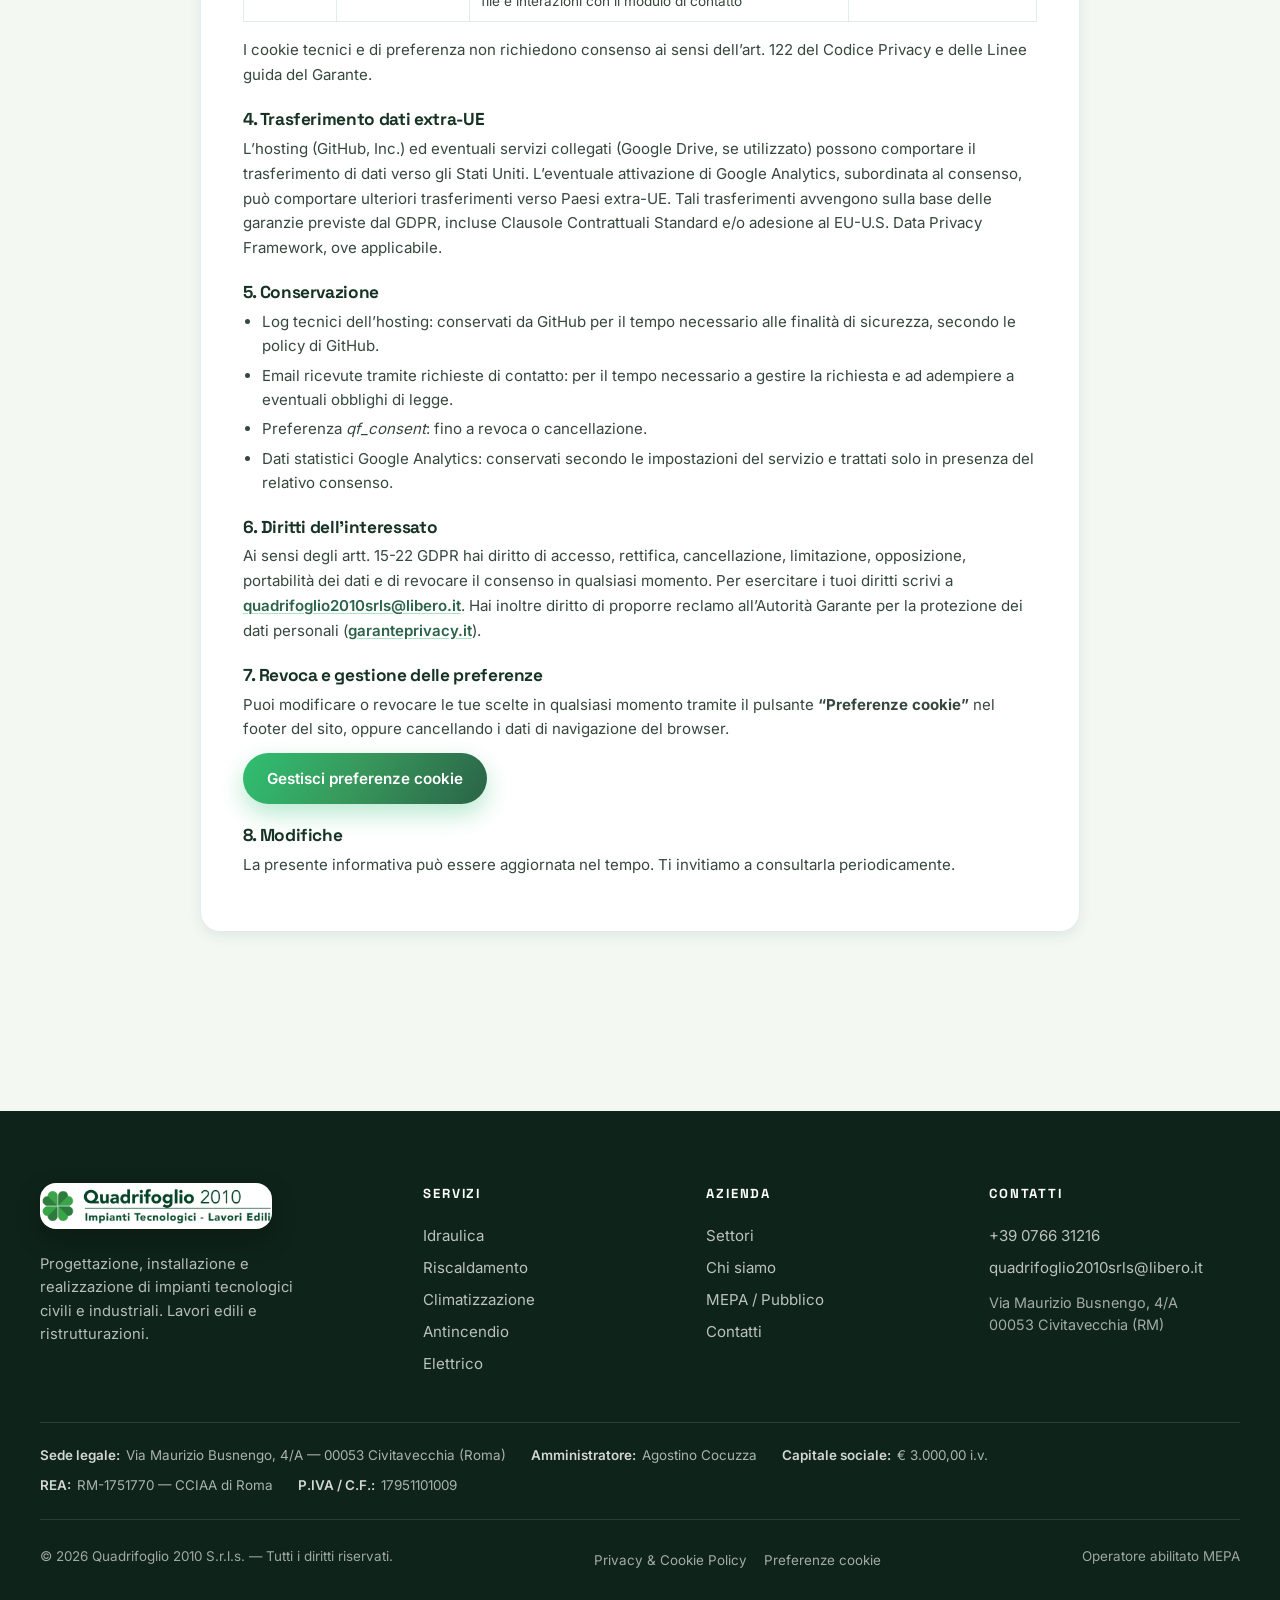
<file: privacy.html>
<!DOCTYPE html>
<html lang="it">
<head>
<meta charset="UTF-8">
<meta name="viewport" content="width=device-width, initial-scale=1.0">
<meta name="description" content="Informativa Privacy e Cookie Policy di Quadrifoglio 2010 secondo il GDPR: cookie tecnici e strumenti statistici attivati solo previo consenso.">
<title>Informativa Privacy e Cookie Policy | Quadrifoglio 2010</title>

<!-- ============ SEO ============ -->
<meta name="robots" content="index, follow">
<meta name="author" content="Quadrifoglio 2010 S.r.l.s.">
<link rel="canonical" href="https://quadrifoglio2010srls.com/privacy.html">
<meta name="theme-color" content="#2fbf71">

<!-- Open Graph -->
<meta property="og:type" content="website">
<meta property="og:site_name" content="Quadrifoglio 2010 S.r.l.s.">
<meta property="og:locale" content="it_IT">
<meta property="og:title" content="Informativa Privacy e Cookie Policy | Quadrifoglio 2010">
<meta property="og:description" content="Informativa Privacy e Cookie Policy di Quadrifoglio 2010 secondo il GDPR: cookie tecnici e strumenti statistici attivati solo previo consenso.">
<meta property="og:url" content="https://quadrifoglio2010srls.com/privacy.html">
<meta property="og:image" content="https://quadrifoglio2010srls.com/assets/logo-full.png">

<link rel="manifest" href="site.webmanifest">

<!-- Self-hosted fonts (GDPR: no request to Google servers, no visitor IP shared) -->
<link rel="preload" href="assets/fonts/UcC73FwrK3iLTeHuS_nVMrMxCp50SjIa1ZL7.woff2" as="font" type="font/woff2" crossorigin>
<link rel="preload" href="assets/fonts/V8mDoQDjQSkFtoMM3T6r8E7mPbF4Cw.woff2" as="font" type="font/woff2" crossorigin>
<!-- Self-hosted fonts inlined (no render-blocking request; woff2 are preloaded above) -->
<style>@font-face{font-family:'Inter';font-style:normal;font-weight:400;font-display:swap;src:url(assets/fonts/UcC73FwrK3iLTeHuS_nVMrMxCp50SjIa2JL7SUc.woff2) format('woff2');unicode-range:U+0460-052F,U+1C80-1C8A,U+20B4,U+2DE0-2DFF,U+A640-A69F,U+FE2E-FE2F}@font-face{font-family:'Inter';font-style:normal;font-weight:400;font-display:swap;src:url(assets/fonts/UcC73FwrK3iLTeHuS_nVMrMxCp50SjIa0ZL7SUc.woff2) format('woff2');unicode-range:U+0301,U+0400-045F,U+0490-0491,U+04B0-04B1,U+2116}@font-face{font-family:'Inter';font-style:normal;font-weight:400;font-display:swap;src:url(assets/fonts/UcC73FwrK3iLTeHuS_nVMrMxCp50SjIa2ZL7SUc.woff2) format('woff2');unicode-range:U+1F00-1FFF}@font-face{font-family:'Inter';font-style:normal;font-weight:400;font-display:swap;src:url(assets/fonts/UcC73FwrK3iLTeHuS_nVMrMxCp50SjIa1pL7SUc.woff2) format('woff2');unicode-range:U+0370-0377,U+037A-037F,U+0384-038A,U+038C,U+038E-03A1,U+03A3-03FF}@font-face{font-family:'Inter';font-style:normal;font-weight:400;font-display:swap;src:url(assets/fonts/UcC73FwrK3iLTeHuS_nVMrMxCp50SjIa2pL7SUc.woff2) format('woff2');unicode-range:U+0102-0103,U+0110-0111,U+0128-0129,U+0168-0169,U+01A0-01A1,U+01AF-01B0,U+0300-0301,U+0303-0304,U+0308-0309,U+0323,U+0329,U+1EA0-1EF9,U+20AB}@font-face{font-family:'Inter';font-style:normal;font-weight:400;font-display:swap;src:url(assets/fonts/UcC73FwrK3iLTeHuS_nVMrMxCp50SjIa25L7SUc.woff2) format('woff2');unicode-range:U+0100-02BA,U+02BD-02C5,U+02C7-02CC,U+02CE-02D7,U+02DD-02FF,U+0304,U+0308,U+0329,U+1D00-1DBF,U+1E00-1E9F,U+1EF2-1EFF,U+2020,U+20A0-20AB,U+20AD-20C0,U+2113,U+2C60-2C7F,U+A720-A7FF}@font-face{font-family:'Inter';font-style:normal;font-weight:400;font-display:swap;src:url(assets/fonts/UcC73FwrK3iLTeHuS_nVMrMxCp50SjIa1ZL7.woff2) format('woff2');unicode-range:U+0000-00FF,U+0131,U+0152-0153,U+02BB-02BC,U+02C6,U+02DA,U+02DC,U+0304,U+0308,U+0329,U+2000-206F,U+20AC,U+2122,U+2191,U+2193,U+2212,U+2215,U+FEFF,U+FFFD}@font-face{font-family:'Inter';font-style:normal;font-weight:500;font-display:swap;src:url(assets/fonts/UcC73FwrK3iLTeHuS_nVMrMxCp50SjIa2JL7SUc.woff2) format('woff2');unicode-range:U+0460-052F,U+1C80-1C8A,U+20B4,U+2DE0-2DFF,U+A640-A69F,U+FE2E-FE2F}@font-face{font-family:'Inter';font-style:normal;font-weight:500;font-display:swap;src:url(assets/fonts/UcC73FwrK3iLTeHuS_nVMrMxCp50SjIa0ZL7SUc.woff2) format('woff2');unicode-range:U+0301,U+0400-045F,U+0490-0491,U+04B0-04B1,U+2116}@font-face{font-family:'Inter';font-style:normal;font-weight:500;font-display:swap;src:url(assets/fonts/UcC73FwrK3iLTeHuS_nVMrMxCp50SjIa2ZL7SUc.woff2) format('woff2');unicode-range:U+1F00-1FFF}@font-face{font-family:'Inter';font-style:normal;font-weight:500;font-display:swap;src:url(assets/fonts/UcC73FwrK3iLTeHuS_nVMrMxCp50SjIa1pL7SUc.woff2) format('woff2');unicode-range:U+0370-0377,U+037A-037F,U+0384-038A,U+038C,U+038E-03A1,U+03A3-03FF}@font-face{font-family:'Inter';font-style:normal;font-weight:500;font-display:swap;src:url(assets/fonts/UcC73FwrK3iLTeHuS_nVMrMxCp50SjIa2pL7SUc.woff2) format('woff2');unicode-range:U+0102-0103,U+0110-0111,U+0128-0129,U+0168-0169,U+01A0-01A1,U+01AF-01B0,U+0300-0301,U+0303-0304,U+0308-0309,U+0323,U+0329,U+1EA0-1EF9,U+20AB}@font-face{font-family:'Inter';font-style:normal;font-weight:500;font-display:swap;src:url(assets/fonts/UcC73FwrK3iLTeHuS_nVMrMxCp50SjIa25L7SUc.woff2) format('woff2');unicode-range:U+0100-02BA,U+02BD-02C5,U+02C7-02CC,U+02CE-02D7,U+02DD-02FF,U+0304,U+0308,U+0329,U+1D00-1DBF,U+1E00-1E9F,U+1EF2-1EFF,U+2020,U+20A0-20AB,U+20AD-20C0,U+2113,U+2C60-2C7F,U+A720-A7FF}@font-face{font-family:'Inter';font-style:normal;font-weight:500;font-display:swap;src:url(assets/fonts/UcC73FwrK3iLTeHuS_nVMrMxCp50SjIa1ZL7.woff2) format('woff2');unicode-range:U+0000-00FF,U+0131,U+0152-0153,U+02BB-02BC,U+02C6,U+02DA,U+02DC,U+0304,U+0308,U+0329,U+2000-206F,U+20AC,U+2122,U+2191,U+2193,U+2212,U+2215,U+FEFF,U+FFFD}@font-face{font-family:'Inter';font-style:normal;font-weight:600;font-display:swap;src:url(assets/fonts/UcC73FwrK3iLTeHuS_nVMrMxCp50SjIa2JL7SUc.woff2) format('woff2');unicode-range:U+0460-052F,U+1C80-1C8A,U+20B4,U+2DE0-2DFF,U+A640-A69F,U+FE2E-FE2F}@font-face{font-family:'Inter';font-style:normal;font-weight:600;font-display:swap;src:url(assets/fonts/UcC73FwrK3iLTeHuS_nVMrMxCp50SjIa0ZL7SUc.woff2) format('woff2');unicode-range:U+0301,U+0400-045F,U+0490-0491,U+04B0-04B1,U+2116}@font-face{font-family:'Inter';font-style:normal;font-weight:600;font-display:swap;src:url(assets/fonts/UcC73FwrK3iLTeHuS_nVMrMxCp50SjIa2ZL7SUc.woff2) format('woff2');unicode-range:U+1F00-1FFF}@font-face{font-family:'Inter';font-style:normal;font-weight:600;font-display:swap;src:url(assets/fonts/UcC73FwrK3iLTeHuS_nVMrMxCp50SjIa1pL7SUc.woff2) format('woff2');unicode-range:U+0370-0377,U+037A-037F,U+0384-038A,U+038C,U+038E-03A1,U+03A3-03FF}@font-face{font-family:'Inter';font-style:normal;font-weight:600;font-display:swap;src:url(assets/fonts/UcC73FwrK3iLTeHuS_nVMrMxCp50SjIa2pL7SUc.woff2) format('woff2');unicode-range:U+0102-0103,U+0110-0111,U+0128-0129,U+0168-0169,U+01A0-01A1,U+01AF-01B0,U+0300-0301,U+0303-0304,U+0308-0309,U+0323,U+0329,U+1EA0-1EF9,U+20AB}@font-face{font-family:'Inter';font-style:normal;font-weight:600;font-display:swap;src:url(assets/fonts/UcC73FwrK3iLTeHuS_nVMrMxCp50SjIa25L7SUc.woff2) format('woff2');unicode-range:U+0100-02BA,U+02BD-02C5,U+02C7-02CC,U+02CE-02D7,U+02DD-02FF,U+0304,U+0308,U+0329,U+1D00-1DBF,U+1E00-1E9F,U+1EF2-1EFF,U+2020,U+20A0-20AB,U+20AD-20C0,U+2113,U+2C60-2C7F,U+A720-A7FF}@font-face{font-family:'Inter';font-style:normal;font-weight:600;font-display:swap;src:url(assets/fonts/UcC73FwrK3iLTeHuS_nVMrMxCp50SjIa1ZL7.woff2) format('woff2');unicode-range:U+0000-00FF,U+0131,U+0152-0153,U+02BB-02BC,U+02C6,U+02DA,U+02DC,U+0304,U+0308,U+0329,U+2000-206F,U+20AC,U+2122,U+2191,U+2193,U+2212,U+2215,U+FEFF,U+FFFD}@font-face{font-family:'Inter';font-style:normal;font-weight:700;font-display:swap;src:url(assets/fonts/UcC73FwrK3iLTeHuS_nVMrMxCp50SjIa2JL7SUc.woff2) format('woff2');unicode-range:U+0460-052F,U+1C80-1C8A,U+20B4,U+2DE0-2DFF,U+A640-A69F,U+FE2E-FE2F}@font-face{font-family:'Inter';font-style:normal;font-weight:700;font-display:swap;src:url(assets/fonts/UcC73FwrK3iLTeHuS_nVMrMxCp50SjIa0ZL7SUc.woff2) format('woff2');unicode-range:U+0301,U+0400-045F,U+0490-0491,U+04B0-04B1,U+2116}@font-face{font-family:'Inter';font-style:normal;font-weight:700;font-display:swap;src:url(assets/fonts/UcC73FwrK3iLTeHuS_nVMrMxCp50SjIa2ZL7SUc.woff2) format('woff2');unicode-range:U+1F00-1FFF}@font-face{font-family:'Inter';font-style:normal;font-weight:700;font-display:swap;src:url(assets/fonts/UcC73FwrK3iLTeHuS_nVMrMxCp50SjIa1pL7SUc.woff2) format('woff2');unicode-range:U+0370-0377,U+037A-037F,U+0384-038A,U+038C,U+038E-03A1,U+03A3-03FF}@font-face{font-family:'Inter';font-style:normal;font-weight:700;font-display:swap;src:url(assets/fonts/UcC73FwrK3iLTeHuS_nVMrMxCp50SjIa2pL7SUc.woff2) format('woff2');unicode-range:U+0102-0103,U+0110-0111,U+0128-0129,U+0168-0169,U+01A0-01A1,U+01AF-01B0,U+0300-0301,U+0303-0304,U+0308-0309,U+0323,U+0329,U+1EA0-1EF9,U+20AB}@font-face{font-family:'Inter';font-style:normal;font-weight:700;font-display:swap;src:url(assets/fonts/UcC73FwrK3iLTeHuS_nVMrMxCp50SjIa25L7SUc.woff2) format('woff2');unicode-range:U+0100-02BA,U+02BD-02C5,U+02C7-02CC,U+02CE-02D7,U+02DD-02FF,U+0304,U+0308,U+0329,U+1D00-1DBF,U+1E00-1E9F,U+1EF2-1EFF,U+2020,U+20A0-20AB,U+20AD-20C0,U+2113,U+2C60-2C7F,U+A720-A7FF}@font-face{font-family:'Inter';font-style:normal;font-weight:700;font-display:swap;src:url(assets/fonts/UcC73FwrK3iLTeHuS_nVMrMxCp50SjIa1ZL7.woff2) format('woff2');unicode-range:U+0000-00FF,U+0131,U+0152-0153,U+02BB-02BC,U+02C6,U+02DA,U+02DC,U+0304,U+0308,U+0329,U+2000-206F,U+20AC,U+2122,U+2191,U+2193,U+2212,U+2215,U+FEFF,U+FFFD}@font-face{font-family:'Space Grotesk';font-style:normal;font-weight:500;font-display:swap;src:url(assets/fonts/V8mDoQDjQSkFtoMM3T6r8E7mPb54C-s0.woff2) format('woff2');unicode-range:U+0102-0103,U+0110-0111,U+0128-0129,U+0168-0169,U+01A0-01A1,U+01AF-01B0,U+0300-0301,U+0303-0304,U+0308-0309,U+0323,U+0329,U+1EA0-1EF9,U+20AB}@font-face{font-family:'Space Grotesk';font-style:normal;font-weight:500;font-display:swap;src:url(assets/fonts/V8mDoQDjQSkFtoMM3T6r8E7mPb94C-s0.woff2) format('woff2');unicode-range:U+0100-02BA,U+02BD-02C5,U+02C7-02CC,U+02CE-02D7,U+02DD-02FF,U+0304,U+0308,U+0329,U+1D00-1DBF,U+1E00-1E9F,U+1EF2-1EFF,U+2020,U+20A0-20AB,U+20AD-20C0,U+2113,U+2C60-2C7F,U+A720-A7FF}@font-face{font-family:'Space Grotesk';font-style:normal;font-weight:500;font-display:swap;src:url(assets/fonts/V8mDoQDjQSkFtoMM3T6r8E7mPbF4Cw.woff2) format('woff2');unicode-range:U+0000-00FF,U+0131,U+0152-0153,U+02BB-02BC,U+02C6,U+02DA,U+02DC,U+0304,U+0308,U+0329,U+2000-206F,U+20AC,U+2122,U+2191,U+2193,U+2212,U+2215,U+FEFF,U+FFFD}@font-face{font-family:'Space Grotesk';font-style:normal;font-weight:600;font-display:swap;src:url(assets/fonts/V8mDoQDjQSkFtoMM3T6r8E7mPb54C-s0.woff2) format('woff2');unicode-range:U+0102-0103,U+0110-0111,U+0128-0129,U+0168-0169,U+01A0-01A1,U+01AF-01B0,U+0300-0301,U+0303-0304,U+0308-0309,U+0323,U+0329,U+1EA0-1EF9,U+20AB}@font-face{font-family:'Space Grotesk';font-style:normal;font-weight:600;font-display:swap;src:url(assets/fonts/V8mDoQDjQSkFtoMM3T6r8E7mPb94C-s0.woff2) format('woff2');unicode-range:U+0100-02BA,U+02BD-02C5,U+02C7-02CC,U+02CE-02D7,U+02DD-02FF,U+0304,U+0308,U+0329,U+1D00-1DBF,U+1E00-1E9F,U+1EF2-1EFF,U+2020,U+20A0-20AB,U+20AD-20C0,U+2113,U+2C60-2C7F,U+A720-A7FF}@font-face{font-family:'Space Grotesk';font-style:normal;font-weight:600;font-display:swap;src:url(assets/fonts/V8mDoQDjQSkFtoMM3T6r8E7mPbF4Cw.woff2) format('woff2');unicode-range:U+0000-00FF,U+0131,U+0152-0153,U+02BB-02BC,U+02C6,U+02DA,U+02DC,U+0304,U+0308,U+0329,U+2000-206F,U+20AC,U+2122,U+2191,U+2193,U+2212,U+2215,U+FEFF,U+FFFD}@font-face{font-family:'Space Grotesk';font-style:normal;font-weight:700;font-display:swap;src:url(assets/fonts/V8mDoQDjQSkFtoMM3T6r8E7mPb54C-s0.woff2) format('woff2');unicode-range:U+0102-0103,U+0110-0111,U+0128-0129,U+0168-0169,U+01A0-01A1,U+01AF-01B0,U+0300-0301,U+0303-0304,U+0308-0309,U+0323,U+0329,U+1EA0-1EF9,U+20AB}@font-face{font-family:'Space Grotesk';font-style:normal;font-weight:700;font-display:swap;src:url(assets/fonts/V8mDoQDjQSkFtoMM3T6r8E7mPb94C-s0.woff2) format('woff2');unicode-range:U+0100-02BA,U+02BD-02C5,U+02C7-02CC,U+02CE-02D7,U+02DD-02FF,U+0304,U+0308,U+0329,U+1D00-1DBF,U+1E00-1E9F,U+1EF2-1EFF,U+2020,U+20A0-20AB,U+20AD-20C0,U+2113,U+2C60-2C7F,U+A720-A7FF}@font-face{font-family:'Space Grotesk';font-style:normal;font-weight:700;font-display:swap;src:url(assets/fonts/V8mDoQDjQSkFtoMM3T6r8E7mPbF4Cw.woff2) format('woff2');unicode-range:U+0000-00FF,U+0131,U+0152-0153,U+02BB-02BC,U+02C6,U+02DA,U+02DC,U+0304,U+0308,U+0329,U+2000-206F,U+20AC,U+2122,U+2191,U+2193,U+2212,U+2215,U+FEFF,U+FFFD}</style>

<link rel="stylesheet" href="styles.css">

<!-- Vivid four-leaf clover favicon -->
<link rel="icon" href="data:image/svg+xml,%3Csvg xmlns='http://www.w3.org/2000/svg' viewBox='0 0 100 100'%3E%3Cg transform='translate(50 52)'%3E%3Cpath d='M0 0C-7-12-26-12-26-26-26-38-13-41 0-31 13-41 26-38 26-26 26-12 7-12 0 0Z' fill='%232fbf71'/%3E%3Cpath d='M0 0C-7-12-26-12-26-26-26-38-13-41 0-31 13-41 26-38 26-26 26-12 7-12 0 0Z' fill='%238bd450' transform='rotate(90)'/%3E%3Cpath d='M0 0C-7-12-26-12-26-26-26-38-13-41 0-31 13-41 26-38 26-26 26-12 7-12 0 0Z' fill='%2343c59e' transform='rotate(180)'/%3E%3Cpath d='M0 0C-7-12-26-12-26-26-26-38-13-41 0-31 13-41 26-38 26-26 26-12 7-12 0 0Z' fill='%236fe39a' transform='rotate(270)'/%3E%3C/g%3E%3C/svg%3E">
<link rel="icon" href="./favicon.ico?" sizes="any">
<link rel="shortcut icon" href="./favicon.ico?" type="image/x-icon">
<link rel="icon" type="image/png" sizes="32x32" href="./assets/favicon-32.png?">
<link rel="icon" type="image/png" sizes="16x16" href="./assets/favicon-16.png?">
<link rel="apple-touch-icon" href="./assets/apple-touch-icon.png?">

<!-- ============ STRUCTURED DATA (JSON-LD) ============ -->
<script type="application/ld+json">
{
  "@context": "https://schema.org",
  "@type": "BreadcrumbList",
  "itemListElement": [
    { "@type": "ListItem", "position": 1, "name": "Home", "item": "https://quadrifoglio2010srls.com/" },
    { "@type": "ListItem", "position": 2, "name": "Privacy & Cookie Policy", "item": "https://quadrifoglio2010srls.com/privacy.html" }
  ]
}
</script>
</head>
<body>

<!-- ============ ATMOSPHERIC BACKGROUND ============ -->
<div class="bg-stage" aria-hidden="true">
  <span class="blob b1"></span>
  <span class="blob b2"></span>
  <span class="blob b3"></span>
</div>
<div class="bg-grid" aria-hidden="true"></div>
<canvas id="particles" aria-hidden="true"></canvas>

<!-- ============ HEADER ============ -->
<header class="site-header scrolled" id="header">
  <div class="wrap nav">
    <a class="brand" href="index.html" aria-label="Quadrifoglio 2010 — home" title="Quadrifoglio 2010 — home">
      <img class="logo-svg" src="assets/logo-clover.png" alt="Logo Quadrifoglio 2010 S.r.l.s. — quadrifoglio a quattro foglie verde" width="44" height="44">
      <span class="brand-text">
        <strong>Quadrifoglio 2010</strong>
        <span>Impianti · Lavori Edili</span>
      </span>
    </a>

    <div class="nav-cta">
      <a class="btn btn-ghost" href="index.html" title="← Torna al sito">← Torna al sito</a>
    </div>
  </div>
</header>

<main id="top">

<!-- ============ SUBPAGE HERO ============ -->
<section class="section subpage-hero">
  <div class="wrap">
    <div class="section-head">
      <a class="back-link" href="index.html" title="Home">
        <svg viewBox="0 0 24 24" fill="none" stroke="currentColor" stroke-width="2.4" stroke-linecap="round" stroke-linejoin="round"><path d="M19 12H5M11 6l-6 6 6 6"/></svg>
        Home
      </a>
      <span class="eyebrow eyebrow--center">Trasparenza &amp; GDPR</span>
      <h2>Privacy &amp; <span class="text-grad">Cookie Policy</span></h2>
      <p>Come trattiamo i dati personali ai sensi del Regolamento (UE) 2016/679 (GDPR), con cookie tecnici e strumenti statistici attivati solo previo consenso.</p>
    </div>
  </div>
</section>

<!-- ============ POLICY ============ -->
<section class="section section--flush-top">
  <div class="wrap subpage-wrap">
    <article class="legal-doc reveal in">
      <p class="qc-updated">Ultimo aggiornamento: giugno 2026</p>

      <h3>1. Titolare del trattamento</h3>
      <p><strong>Quadrifoglio 2010 S.r.l.s.</strong><br>
      Via Maurizio Busnengo, 4/A — 00053 Civitavecchia (RM), Italia<br>
      P.IVA / C.F. 17951101009<br>
      Email: <a href="mailto:quadrifoglio2010srls@libero.it" title="quadrifoglio2010srls@libero.it">quadrifoglio2010srls@libero.it</a><br>
      Tel: <a href="tel:+39076631216" title="+39 0766 31216">+39 0766 31216</a></p>

      <h3>2. Dati trattati e finalità</h3>
      <p><strong>a) Dati di navigazione (log dell’hosting).</strong> Il sito è ospitato su
      <em>GitHub Pages</em> (GitHub, Inc. — USA). Per garantire sicurezza e integrità del servizio, i
      server di GitHub registrano automaticamente alcuni dati tecnici dei visitatori, tra cui
      l’<strong>indirizzo IP</strong>, data e ora della richiesta e informazioni sul browser/dispositivo
      (user agent). Tali dati sono trattati da GitHub come fornitore di hosting per finalità di sicurezza
      e prevenzione degli abusi e non vengono da noi utilizzati per tracciamento o marketing.
      <em>Base giuridica:</em> legittimo interesse alla sicurezza e all’erogazione del sito (art. 6.1.f GDPR).</p>
      <p><strong>b) Modulo di contatto.</strong> Il modulo non invia dati a un nostro server: alla
      compilazione si apre il programma di posta del tuo dispositivo con un messaggio precompilato
      (nome, email, telefono, tipo di intervento, messaggio) indirizzato a quadrifoglio2010srls@libero.it.
      I dati che ci invii via email sono usati esclusivamente per rispondere alla tua richiesta.
      <em>Base giuridica:</em> riscontro alle richieste ed esecuzione di misure precontrattuali (art. 6.1.b GDPR).</p>
      <p><strong>c) Font e risorse grafiche.</strong> I caratteri tipografici sono ospitati
      <strong>localmente</strong> su questo sito: non vengono effettuate chiamate ai server di Google e
      nessun indirizzo IP è trasmesso a terzi per il loro caricamento.</p>
      <p><strong>d) Statistiche di utilizzo (Google Analytics).</strong> Previo tuo consenso, il sito
      utilizza Google Analytics per elaborare statistiche aggregate sull’utilizzo delle pagine e
      migliorare contenuti, navigazione e prestazioni del sito. Il servizio può registrare eventi di
      interazione quali visualizzazioni di pagina, scorrimenti, clic verso siti esterni, ricerche interne,
      interazioni con contenuti video, download di file e interazioni con il modulo di contatto. Google
      Analytics viene caricato solo dopo la prestazione del consenso e può essere disattivato in qualsiasi
      momento tramite le preferenze cookie.</p>
      <p><strong>e) Link esterni.</strong> Alcuni pulsanti rimandano a documenti su Google Drive
      (Google Ireland Ltd. / Google LLC). Aprendoli vieni reindirizzato a un servizio di terze parti
      soggetto alla propria informativa; il trattamento avviene solo se scegli volontariamente di aprire
      tali link.</p>

      <h3>3. Cookie e tecnologie simili</h3>
      <p>Questo sito <strong>non utilizza cookie di profilazione o di marketing</strong>.
      Gli strumenti statistici, inclusi quelli forniti da <strong>Google Analytics</strong>, vengono
      caricati esclusivamente dopo il tuo consenso. La preferenza espressa viene salvata nella memoria
      locale del browser (<em>localStorage</em>) per conservare la scelta e non riproporre il banner ad
      ogni visita.</p>
      <table class="qc-table">
        <thead><tr><th>Nome</th><th>Tipo</th><th>Finalità</th><th>Durata</th></tr></thead>
        <tbody>
          <tr>
            <td>qf_consent</td>
            <td>Tecnico (localStorage)</td>
            <td>Memorizza le preferenze espresse in merito ai cookie tecnici e agli strumenti statistici</td>
            <td>Persistente, fino a revoca o cancellazione manuale</td>
          </tr>
          <tr>
            <td>_ga, _ga_*</td>
            <td>Statistico (Google Analytics)</td>
            <td>Consente l’elaborazione di statistiche aggregate su visualizzazioni di pagina, scorrimenti, clic verso siti esterni, ricerche interne, interazioni video, download di file e interazioni con il modulo di contatto</td>
            <td>Fino a 2 anni, secondo le impostazioni del servizio Google Analytics</td>
          </tr>
        </tbody>
      </table>
      <p>I cookie tecnici e di preferenza non richiedono consenso ai sensi dell’art. 122 del Codice
      Privacy e delle Linee guida del Garante.</p>

      <h3>4. Trasferimento dati extra-UE</h3>
      <p>L’hosting (GitHub, Inc.) ed eventuali servizi collegati (Google Drive, se utilizzato) possono
      comportare il trasferimento di dati verso gli Stati Uniti. L’eventuale attivazione di Google
      Analytics, subordinata al consenso, può comportare ulteriori trasferimenti verso Paesi extra-UE.
      Tali trasferimenti avvengono sulla base delle garanzie previste dal GDPR, incluse Clausole
      Contrattuali Standard e/o adesione al EU-U.S. Data Privacy Framework, ove applicabile.</p>

      <h3>5. Conservazione</h3>
      <ul>
        <li>Log tecnici dell’hosting: conservati da GitHub per il tempo necessario alle finalità di sicurezza, secondo le policy di GitHub.</li>
        <li>Email ricevute tramite richieste di contatto: per il tempo necessario a gestire la richiesta e ad adempiere a eventuali obblighi di legge.</li>
        <li>Preferenza <em>qf_consent</em>: fino a revoca o cancellazione.</li>
        <li>Dati statistici Google Analytics: conservati secondo le impostazioni del servizio e trattati solo in presenza del relativo consenso.</li>
      </ul>

      <h3>6. Diritti dell’interessato</h3>
      <p>Ai sensi degli artt. 15-22 GDPR hai diritto di accesso, rettifica, cancellazione, limitazione,
      opposizione, portabilità dei dati e di revocare il consenso in qualsiasi momento. Per esercitare i
      tuoi diritti scrivi a <a href="mailto:quadrifoglio2010srls@libero.it" title="quadrifoglio2010srls@libero.it">quadrifoglio2010srls@libero.it</a>.
      Hai inoltre diritto di proporre reclamo all’Autorità Garante per la protezione dei dati personali
      (<a href="https://www.garanteprivacy.it" target="_blank" rel="noopener" title="garanteprivacy.it">garanteprivacy.it</a>).</p>

      <h3>7. Revoca e gestione delle preferenze</h3>
      <p>Puoi modificare o revocare le tue scelte in qualsiasi momento tramite il pulsante
      <strong>“Preferenze cookie”</strong> nel footer del sito, oppure cancellando i dati di navigazione
      del browser.</p>
      <p>
        <button type="button" class="btn btn-primary" id="openPrefsInline">
          <span>Gestisci preferenze cookie</span>
        </button>
      </p>

      <h3>8. Modifiche</h3>
      <p>La presente informativa può essere aggiornata nel tempo. Ti invitiamo a consultarla periodicamente.</p>
    </article>
  </div>
</section>

</main>

<!-- ============ FOOTER ============ -->
<footer class="site-footer">
  <div class="wrap">
    <div class="footer-grid">
      <div class="footer-brand">
        <a class="footer-logo-wrap" href="index.html" aria-label="Quadrifoglio 2010 — home" title="Quadrifoglio 2010 — home">
          <img class="footer-logo" src="assets/logo-full.png" alt="Quadrifoglio 2010 — Impianti Tecnologici · Lavori Edili" width="640" height="101" loading="lazy" decoding="async">
        </a>
        <p>Progettazione, installazione e realizzazione di impianti tecnologici civili e industriali. Lavori edili e ristrutturazioni.</p>
      </div>
      <div>
        <h5>Servizi</h5>
        <a href="index.html#servizi" title="Idraulica">Idraulica</a><br>
        <a href="index.html#servizi" title="Riscaldamento">Riscaldamento</a><br>
        <a href="index.html#servizi" title="Climatizzazione">Climatizzazione</a><br>
        <a href="index.html#servizi" title="Antincendio">Antincendio</a><br>
        <a href="index.html#servizi" title="Elettrico">Elettrico</a>
      </div>
      <div>
        <h5>Azienda</h5>
        <a href="index.html#settori" title="Settori">Settori</a><br>
        <a href="index.html#azienda" title="Chi siamo">Chi siamo</a><br>
        <a href="index.html#settori" title="MEPA / Pubblico">MEPA / Pubblico</a><br>
        <a href="index.html#contatti" title="Contatti">Contatti</a>
      </div>
      <div>
        <h5>Contatti</h5>
        <a href="tel:+39076631216" title="+39 0766 31216">+39 0766 31216</a><br>
        <a href="mailto:quadrifoglio2010srls@libero.it" title="quadrifoglio2010srls@libero.it">quadrifoglio2010srls@libero.it</a><br>
        <span class="foot-addr">Via Maurizio Busnengo, 4/A<br>00053 Civitavecchia (RM)</span>
      </div>
    </div>

    <div class="footer-legal">
      <span><strong>Sede legale:</strong> Via Maurizio Busnengo, 4/A — 00053 Civitavecchia (Roma)</span>
      <span><strong>Amministratore:</strong> Agostino Cocuzza</span>
      <span><strong>Capitale sociale:</strong> € 3.000,00 i.v.</span>
      <span><strong>REA:</strong> RM-1751770 — CCIAA di Roma</span>
      <span><strong>P.IVA / C.F.:</strong> 17951101009</span>
    </div>

    <div class="footer-bottom">
      <span>© <span id="year">2026</span> Quadrifoglio 2010 S.r.l.s. — Tutti i diritti riservati.</span>
      <span class="footer-links">
        <a href="privacy.html" id="privacyLink" title="Privacy &amp; Cookie Policy">Privacy &amp; Cookie Policy</a>
        <button type="button" class="footer-cookie-btn" id="cookiePrefsBtn">Preferenze cookie</button>
      </span>
      <span>Operatore abilitato MEPA</span>
    </div>
  </div>
</footer>

<!-- ============ VANILLA JS ============ -->
<script>
(function () {
  "use strict";
  const reduceMotion = window.matchMedia("(prefers-reduced-motion: reduce)").matches;

  /* ---- Particle background ---- */
  const canvas = document.getElementById("particles");
  if (!reduceMotion && canvas) {
    const ctx = canvas.getContext("2d");
    let w, h, particles, raf = 0, running = false;
    const COLORS = ["#2fbf71", "#6fe39a", "#43c59e", "#8bd450", "#ffd166"];
    const resize = () => {
      w = canvas.width = window.innerWidth;
      h = canvas.height = window.innerHeight;
      const count = Math.min(60, Math.floor(w / 26));
      particles = Array.from({ length: count }, () => ({
        x: Math.random() * w, y: Math.random() * h,
        r: Math.random() * 2.4 + 0.8,
        vx: (Math.random() - 0.5) * 0.25, vy: (Math.random() - 0.5) * 0.25,
        a: Math.random() * 0.4 + 0.15,
        c: COLORS[(Math.random() * COLORS.length) | 0]
      }));
    };
    const draw = () => {
      ctx.clearRect(0, 0, w, h);
      for (const p of particles) {
        p.x += p.vx; p.y += p.vy;
        if (p.x < 0) p.x = w; if (p.x > w) p.x = 0;
        if (p.y < 0) p.y = h; if (p.y > h) p.y = 0;
        ctx.globalAlpha = p.a; ctx.fillStyle = p.c;
        ctx.beginPath(); ctx.arc(p.x, p.y, p.r, 0, Math.PI * 2); ctx.fill();
      }
      ctx.globalAlpha = 1;
    };
    /* Single-owner rAF loop: the `running` guard keeps a stale frame
       (queued while the tab was hidden) from forking a second loop. */
    const frame = () => { if (!running) return; draw(); raf = requestAnimationFrame(frame); };
    const start = () => { if (running) return; running = true; raf = requestAnimationFrame(frame); };
    const stop  = () => { running = false; cancelAnimationFrame(raf); raf = 0; };
    resize(); start();
    let t; window.addEventListener("resize", () => { clearTimeout(t); t = setTimeout(resize, 200); }, { passive: true });
    document.addEventListener("visibilitychange", () => { if (document.hidden) stop(); else start(); });
  }

  /* ---- Footer year ---- */
  document.getElementById("year").textContent = new Date().getFullYear();

  /* ---- Inline "manage preferences" button ---- */
  const inlineBtn = document.getElementById("openPrefsInline");
  if (inlineBtn) inlineBtn.addEventListener("click", function () {
    if (window.qfOpenCookiePreferences) window.qfOpenCookiePreferences();
  });
})();
</script>

<!-- ============ PRIVACY / COOKIE CONSENT (GDPR) ============ -->
<script src="analytics.js" defer></script>
<script src="privacy.js" defer></script>
</body>
</html>
</file>
<file: styles.css>
/* =================================================================
   QUADRIFOGLIO 2010 S.r.l.s. — Impianti Tecnologici · Lavori Edili
   Modern interactive landing page
   Author: Senior FE / UI-UX build
   ================================================================= */

/* ---------- 1. DESIGN TOKENS ---------- */
:root {
  /* Brand greens — lighter & more vivid than the original #41745b */
  --brand:      #41745b;      /* original logo green (reference) */
  --green-900:  #0e2319;
  --green-800:  #163225;
  --green-700:  #1d4332;
  --green-600:  #2a6347;
  --green-500:  #38995c;
  --green-400:  #4cb872;
  --emerald:    #2fbf71;
  --mint:       #6fe39a;
  --spring:     #43c59e;
  --lime:       #8bd450;

  /* Sharp, intentional accent — sunlit amber/gold */
  --accent:     #ffb100;
  --accent-2:   #ffd166;
  --accent-deep:#e08a00;

  /* Neutrals */
  --ink:        #102018;
  --ink-soft:   #36473e;
  --muted:      #6b7d72;
  --line:       #e3ece5;
  --paper:      #ffffff;
  --cream:      #f3f8f3;
  --cream-2:    #eaf3ec;

  /* Effects */
  --ease:       cubic-bezier(0.25, 0.8, 0.25, 1);
  --shadow-sm:  0 4px 14px rgba(16, 50, 35, 0.08);
  --shadow-md:  0 14px 34px rgba(16, 50, 35, 0.12);
  --shadow-lg:  0 30px 70px rgba(13, 45, 30, 0.22);
  --radius:     20px;
  --radius-sm:  14px;
  --maxw:       1200px;

  --grad-brand: linear-gradient(120deg, var(--emerald), var(--green-500) 45%, var(--green-600));
  --grad-accent:linear-gradient(120deg, var(--accent), var(--accent-2));
}

/* ---------- 2. RESET ---------- */
*, *::before, *::after { box-sizing: border-box; }
* { margin: 0; padding: 0; }
html { scroll-behavior: smooth; -webkit-text-size-adjust: 100%; }

body {
  font-family: 'Inter', system-ui, -apple-system, 'Segoe UI', Roboto, Helvetica, Arial, sans-serif;
  color: var(--ink);
  background: var(--cream);
  line-height: 1.6;
  overflow-x: hidden;
  -webkit-font-smoothing: antialiased;
}

h1, h2, h3, h4 { font-family: 'Space Grotesk', 'Inter', system-ui, sans-serif; line-height: 1.08; font-weight: 700; letter-spacing: -0.02em; }
a { color: inherit; text-decoration: none; }
img, svg { display: block; max-width: 100%; }
ul { list-style: none; }
button { font: inherit; cursor: pointer; border: none; background: none; }
::selection { background: var(--emerald); color: #fff; }

/* ---------- 3. LAYOUT HELPERS ---------- */
.wrap { width: min(100% - 2.5rem, var(--maxw)); margin-inline: auto; }
.eyebrow {
  display: inline-flex; align-items: center; gap: .55rem;
  font-family: 'Space Grotesk', sans-serif;
  font-size: .78rem; font-weight: 600; letter-spacing: .16em; text-transform: uppercase;
  color: var(--green-600);
}
.eyebrow::before { content: ""; width: 26px; height: 2px; background: var(--grad-accent); border-radius: 2px; }
.section { padding: clamp(4rem, 9vw, 7.5rem) 0; position: relative; }
.section-head { max-width: 640px; margin-bottom: 3.2rem; }
.section-head h2 { font-size: clamp(1.9rem, 4.6vw, 3rem); margin: .9rem 0 .8rem; }
.section-head p { color: var(--ink-soft); font-size: 1.06rem; }
.text-grad {
  background: linear-gradient(110deg, var(--emerald), var(--green-600) 60%, var(--brand));
  -webkit-background-clip: text; background-clip: text; color: transparent;
  padding-right: .12em; margin-right: -.08em; /* evita il taglio dell'ultima lettera in corsivo */
}

/* ---------- 4. ATMOSPHERIC BACKGROUND ---------- */
.bg-stage { position: fixed; inset: 0; z-index: -2; overflow: hidden; pointer-events: none; }
.blob { position: absolute; border-radius: 50%; filter: blur(70px); opacity: .55; mix-blend-mode: multiply; }
.blob.b1 { width: 46vw; height: 46vw; left: -10vw; top: -8vw;
  background: radial-gradient(circle at 30% 30%, var(--mint), transparent 65%); animation: drift1 26s var(--ease) infinite; }
.blob.b2 { width: 40vw; height: 40vw; right: -8vw; top: 12vh;
  background: radial-gradient(circle at 50% 50%, var(--spring), transparent 65%); animation: drift2 32s var(--ease) infinite; }
.blob.b3 { width: 38vw; height: 38vw; left: 20vw; bottom: -14vw;
  background: radial-gradient(circle at 50% 50%, var(--accent-2), transparent 60%); opacity: .3; animation: drift3 30s var(--ease) infinite; }
.bg-grid { position: fixed; inset: 0; z-index: -2; pointer-events: none; opacity: .5;
  background-image: linear-gradient(var(--line) 1px, transparent 1px), linear-gradient(90deg, var(--line) 1px, transparent 1px);
  background-size: 64px 64px; mask-image: radial-gradient(circle at 50% 0%, #000 0%, transparent 70%); }
#particles { position: fixed; inset: 0; z-index: -1; pointer-events: none; }

@keyframes drift1 { 0%,100% { transform: translate(0,0) scale(1); } 50% { transform: translate(6vw,5vh) scale(1.12); } }
@keyframes drift2 { 0%,100% { transform: translate(0,0) scale(1); } 50% { transform: translate(-5vw,7vh) scale(1.1); } }
@keyframes drift3 { 0%,100% { transform: translate(0,0) scale(1); } 50% { transform: translate(4vw,-6vh) scale(1.15); } }

/* ---------- 5. HEADER / NAV ---------- */
.site-header {
  position: fixed; top: 0; left: 0; right: 0; z-index: 100;
  transition: all .4s var(--ease);
  padding: 1.1rem 0;
}
.site-header.scrolled {
  background: rgba(255,255,255,.78);
  backdrop-filter: blur(14px) saturate(140%);
  -webkit-backdrop-filter: blur(14px) saturate(140%);
  box-shadow: var(--shadow-sm); padding: .65rem 0;
}
.nav { display: flex; align-items: center; justify-content: space-between; gap: 1.5rem; }
.brand { display: flex; align-items: center; gap: .7rem; }
.brand .logo-svg { width: 44px; height: 44px; object-fit: contain; transition: transform .5s var(--ease); }
.brand:hover .logo-svg { transform: rotate(-12deg) scale(1.06); }
.brand-text { display: flex; flex-direction: column; line-height: 1; }
.brand-text strong { font-family: 'Space Grotesk', sans-serif; font-size: 1.18rem; letter-spacing: -.01em; color: var(--green-700); }
.brand-text span { font-size: .64rem; letter-spacing: .22em; text-transform: uppercase; color: var(--muted); margin-top: 3px; }

.nav-links { display: flex; align-items: center; gap: .35rem; }
.nav-links a {
  position: relative; padding: .55rem .9rem; font-size: .94rem; font-weight: 500; color: var(--ink-soft);
  border-radius: 10px; transition: all .3s var(--ease);
}
.nav-links a::after {
  content: ""; position: absolute; left: .9rem; right: .9rem; bottom: .32rem; height: 2px;
  background: var(--grad-accent); border-radius: 2px; transform: scaleX(0); transform-origin: left; transition: transform .35s var(--ease);
}
.nav-links a:hover { color: var(--green-700); }
.nav-links a:hover::after { transform: scaleX(1); }

.btn {
  display: inline-flex; align-items: center; justify-content: center; gap: .5rem;
  padding: .8rem 1.5rem; border-radius: 999px; font-weight: 600; font-size: .95rem;
  transition: all .3s var(--ease); will-change: transform; position: relative; overflow: hidden;
}
.btn svg { width: 18px; height: 18px; transition: transform .3s var(--ease); }
.btn-primary { background: var(--grad-brand); color: #fff; box-shadow: 0 10px 24px rgba(47,191,113,.34); }
.btn-primary::before {
  content: ""; position: absolute; inset: 0; background: var(--grad-accent); opacity: 0; transition: opacity .35s var(--ease);
}
.btn-primary span, .btn-primary svg { position: relative; z-index: 1; }
.btn-primary:hover { transform: translateY(-3px); box-shadow: 0 16px 32px rgba(255,177,0,.4); }
.btn-primary:hover::before { opacity: 1; }
.btn-primary:hover svg { transform: translateX(4px); }
.btn-primary:active { transform: translateY(-1px) scale(.98); }

.btn-ghost { background: rgba(255,255,255,.6); color: var(--green-700); border: 1.5px solid var(--line); backdrop-filter: blur(6px); }
.btn-ghost:hover { transform: translateY(-3px); border-color: var(--emerald); color: var(--green-800); box-shadow: var(--shadow-sm); }

.nav-cta { display: flex; align-items: center; gap: .6rem; }
.nav-toggle { display: none; width: 44px; height: 44px; border-radius: 12px; position: relative; }
.nav-toggle span { position: absolute; left: 11px; right: 11px; height: 2px; background: var(--green-700); border-radius: 2px; transition: all .3s var(--ease); }
.nav-toggle span:nth-child(1) { top: 15px; }
.nav-toggle span:nth-child(2) { top: 21px; }
.nav-toggle span:nth-child(3) { top: 27px; }
.nav-toggle.open span:nth-child(1) { top: 21px; transform: rotate(45deg); }
.nav-toggle.open span:nth-child(2) { opacity: 0; }
.nav-toggle.open span:nth-child(3) { top: 21px; transform: rotate(-45deg); }

/* ---------- 6. HERO (asymmetrical split) ---------- */
.hero { position: relative; padding-top: clamp(7rem, 16vh, 11rem); padding-bottom: clamp(3rem, 8vh, 6rem); overflow: hidden; }
.hero-grid {
  display: grid; grid-template-columns: 1.05fr .95fr; gap: clamp(2rem, 5vw, 4.5rem); align-items: center;
}
.hero-badge {
  display: inline-flex; align-items: center; gap: .6rem; padding: .5rem .9rem .5rem .6rem;
  background: rgba(255,255,255,.7); border: 1px solid var(--line); border-radius: 999px;
  font-size: .82rem; font-weight: 500; color: var(--green-700); box-shadow: var(--shadow-sm); backdrop-filter: blur(6px);
}
.hero-badge b { background: var(--grad-brand); color: #fff; padding: .2rem .6rem; border-radius: 999px; font-size: .72rem; font-weight: 700; letter-spacing: .04em; }
.hero h1 { font-size: clamp(2.5rem, 6.2vw, 4.4rem); margin: 1.4rem 0 1.2rem; }
.hero h1 .line { display: block; overflow: visible; padding-right: .08em; }
.hero p.lead { font-size: clamp(1.05rem, 2vw, 1.22rem); color: var(--ink-soft); max-width: 33ch; margin-bottom: 2rem; }
.hero-actions { display: flex; flex-wrap: wrap; gap: .9rem; margin-bottom: 2.6rem; }
.hero-stats { display: flex; gap: 2.4rem; flex-wrap: wrap; }
.hero-stats .stat .num { font-family: 'Space Grotesk', sans-serif; font-size: clamp(1.6rem, 3.4vw, 2.3rem); font-weight: 700; color: var(--green-700); }
.hero-stats .stat .num span { color: var(--accent-deep); }
.hero-stats .stat .lbl { font-size: .82rem; color: var(--muted); letter-spacing: .02em; }

/* Hero visual side */
.hero-visual { position: relative; min-height: 460px; display: grid; place-items: center; }
.clover-stage { position: relative; width: min(420px, 80%); aspect-ratio: 1; display: grid; place-items: center; }
.clover-ring {
  position: absolute; inset: 0; border-radius: 50%;
  background: conic-gradient(from 0deg, var(--emerald), var(--spring), var(--lime), var(--accent-2), var(--emerald));
  filter: blur(2px); opacity: .25; animation: spin 22s linear infinite;
}
.clover-ring.r2 { inset: 9%; opacity: .14; animation-duration: 32s; animation-direction: reverse; }
.clover-disc {
  position: absolute; inset: 14%; border-radius: 50%;
  background: radial-gradient(circle at 35% 30%, #ffffff, var(--cream-2) 70%, var(--cream));
  box-shadow: var(--shadow-lg), inset 0 0 0 1px rgba(255,255,255,.7);
}
.clover-hero { position: relative; width: 58%; height: auto; display: block; animation: floaty 6s ease-in-out infinite; transform-style: preserve-3d; filter: drop-shadow(0 18px 30px rgba(13,45,30,.22)); }
@keyframes spin { to { transform: rotate(360deg); } }
@keyframes floaty { 0%,100% { transform: translateY(0) rotate(0deg); } 50% { transform: translateY(-14px) rotate(3deg); } }

/* floating glass chips around the clover */
.chip {
  position: absolute; display: flex; align-items: center; gap: .55rem; padding: .6rem .85rem;
  background: rgba(255,255,255,.82); border: 1px solid rgba(255,255,255,.9); border-radius: 14px;
  box-shadow: var(--shadow-md); font-size: .82rem; font-weight: 600; color: var(--green-800);
  backdrop-filter: blur(8px); animation: floaty 5s ease-in-out infinite;
}
.chip i { width: 30px; height: 30px; display: grid; place-items: center; border-radius: 9px; background: var(--grad-brand); color: #fff; }
.chip i svg { width: 17px; height: 17px; }
.chip.c1 { top: 6%; left: -6%; animation-delay: .2s; }
.chip.c2 { top: 40%; right: -10%; animation-delay: 1.1s; }
.chip.c3 { bottom: 4%; left: 4%; animation-delay: .6s; }
.chip.c2 i { background: var(--grad-accent); color: var(--green-900); }

.scroll-cue { position: absolute; left: 50%; bottom: 1.2rem; transform: translateX(-50%); display: flex; flex-direction: column; align-items: center; gap: .4rem; color: var(--muted); font-size: .72rem; letter-spacing: .18em; text-transform: uppercase; }
.scroll-cue .mouse { width: 22px; height: 36px; border: 2px solid var(--muted); border-radius: 12px; position: relative; }
.scroll-cue .mouse::after { content: ""; position: absolute; top: 6px; left: 50%; width: 3px; height: 7px; background: var(--green-600); border-radius: 2px; transform: translateX(-50%); animation: wheel 1.6s var(--ease) infinite; }
@keyframes wheel { 0% { opacity: 0; transform: translate(-50%,0); } 40% { opacity: 1; } 100% { opacity: 0; transform: translate(-50%,10px); } }

/* ---------- 7. MARQUEE (sectors strip) ---------- */
.marquee { border-top: 1px solid var(--line); border-bottom: 1px solid var(--line); background: rgba(255,255,255,.5); padding: 1.1rem 0; overflow: hidden; }
.marquee-track { display: flex; gap: 3rem; width: max-content; animation: scrollx 28s linear infinite; }
.marquee:hover .marquee-track { animation-play-state: paused; }
.marquee-track span { font-family: 'Space Grotesk', sans-serif; font-weight: 600; color: var(--green-700); font-size: 1.05rem; display: inline-flex; align-items: center; gap: .8rem; opacity: .85; }
.marquee-track span::before { content: "✦"; color: var(--accent); }
@keyframes scrollx { to { transform: translateX(-50%); } }

/* ---------- 8. SERVICES ---------- */
.services-grid { display: grid; grid-template-columns: repeat(4, 1fr); gap: 1.3rem; }
/* keep 4 per row as long as they fit; drop to 2 only when too narrow */
@media (max-width: 720px) { .services-grid { grid-template-columns: repeat(2, 1fr); } }
.card {
  position: relative; padding: 2rem 1.7rem; border-radius: var(--radius); background: var(--paper);
  border: 1px solid var(--line); box-shadow: var(--shadow-sm); overflow: hidden;
  transition: all .3s var(--ease); transform-style: preserve-3d; will-change: transform;
}
.card::before {
  content: ""; position: absolute; inset: 0; opacity: 0; transition: opacity .35s var(--ease);
  background: linear-gradient(150deg, rgba(111,227,154,.14), rgba(255,209,102,.1)); pointer-events: none;
}
.card::after {
  content: ""; position: absolute; top: 0; left: 0; width: 100%; height: 4px; background: var(--grad-brand);
  transform: scaleX(0); transform-origin: left; transition: transform .4s var(--ease);
}
.card:hover { transform: translateY(-8px); box-shadow: var(--shadow-lg); border-color: transparent; }
.card:hover::before { opacity: 1; }
.card:hover::after { transform: scaleX(1); }
.card .icon {
  width: 58px; height: 58px; border-radius: 16px; display: grid; place-items: center; margin-bottom: 1.2rem;
  background: linear-gradient(145deg, var(--cream-2), #fff); color: var(--green-600); box-shadow: var(--shadow-sm);
  transition: all .4s var(--ease); position: relative; z-index: 1;
}
.card .icon svg { width: 28px; height: 28px; transition: transform .4s var(--ease); }
.card:hover .icon { background: var(--grad-brand); color: #fff; transform: rotate(-6deg) scale(1.05); }
.card:hover .icon svg { transform: scale(1.08); }
.card h3 { font-size: 1.24rem; margin-bottom: .5rem; position: relative; z-index: 1; }
.card p { color: var(--ink-soft); font-size: .96rem; position: relative; z-index: 1; }
.card .tag { display: inline-block; margin-top: 1rem; font-size: .76rem; font-weight: 600; letter-spacing: .04em; color: var(--green-600); position: relative; z-index: 1; }

/* feature card spanning bigger */
.card.feature { grid-column: span 2; background: var(--grad-brand); color: #fff; border: none; }
.card.feature::after { display: none; }
.card.feature h3 { color: #fff; font-size: 1.7rem; }
.card.feature p { color: rgba(255,255,255,.9); max-width: 46ch; }
.card.feature .icon { background: rgba(255,255,255,.16); color: #fff; }
.card.feature:hover .icon { background: var(--accent); color: var(--green-900); }
.card.feature .btn-ghost { margin-top: 1.4rem; background: rgba(255,255,255,.14); color: #fff; border-color: rgba(255,255,255,.3); }
.card.feature .btn-ghost:hover { background: #fff; color: var(--green-700); }

/* full-width green strip variant */
.card.feature.full { grid-column: 1 / -1; }
.card.feature.full .icon { margin-bottom: 1.4rem; }
@media (min-width: 760px) {
  .card.feature.full { padding: 2.4rem 2.6rem; }
  .card.feature.full p { max-width: 70ch; }
}

/* ---------- 9. SECTORS (split panels) ---------- */
.sectors { background: linear-gradient(180deg, transparent, rgba(234,243,236,.6)); }
.sectors-grid { display: grid; grid-template-columns: repeat(2, 1fr); gap: 1.3rem; }
.sector {
  position: relative; padding: 2.4rem 2rem; border-radius: var(--radius); overflow: hidden;
  min-height: 230px; display: flex; flex-direction: column; justify-content: flex-end;
  color: #fff; transition: all .4s var(--ease); isolation: isolate;
}
.sector::before { content: ""; position: absolute; inset: 0; z-index: -1; transition: transform .6s var(--ease); }
.sector.s-civ::before  { background: linear-gradient(135deg, var(--green-600), var(--emerald)); }
.sector.s-ind::before  { background: linear-gradient(135deg, var(--green-800), var(--green-600)); }
.sector.s-pub::before  { background: linear-gradient(135deg, var(--brand), var(--spring)); }
.sector.s-priv::before { background: linear-gradient(135deg, var(--green-700), var(--lime)); }
.sector::after { content: ""; position: absolute; inset: 0; z-index: -1; background: radial-gradient(circle at 80% 0%, rgba(255,255,255,.25), transparent 55%); }
.sector:hover { transform: translateY(-6px); box-shadow: var(--shadow-lg); }
.sector:hover::before { transform: scale(1.08); }
.sector .s-num { font-family: 'Space Grotesk', sans-serif; font-size: .85rem; opacity: .7; letter-spacing: .1em; }
.sector h3 { font-size: 1.55rem; margin: .4rem 0 .5rem; }
.sector p { font-size: .96rem; color: rgba(255,255,255,.92); max-width: 40ch; }
.sector .badge-mepa { position: absolute; top: 1.4rem; right: 1.4rem; background: var(--accent); color: var(--green-900); font-weight: 700; font-size: .72rem; padding: .3rem .7rem; border-radius: 999px; letter-spacing: .04em; z-index: 1; }

/* ---------- 10. ABOUT / WHY ---------- */
.about-grid { display: grid; grid-template-columns: 1fr 1fr; gap: clamp(2rem, 5vw, 4rem); align-items: center; }
.about-visual { position: relative; border-radius: var(--radius); overflow: hidden; min-height: 420px;
  background: linear-gradient(160deg, var(--green-700), var(--green-600) 50%, var(--emerald)); box-shadow: var(--shadow-lg); display: grid; place-items: center; }
.about-visual .ghost-clover { width: 70%; opacity: .9; filter: drop-shadow(0 20px 40px rgba(0,0,0,.25)); animation: floaty 7s ease-in-out infinite; }
.about-visual .glow { position: absolute; width: 60%; height: 60%; background: radial-gradient(circle, rgba(255,209,102,.5), transparent 70%); filter: blur(40px); }
.about-single { max-width: 920px; margin-inline: auto; }
.about-single .section-head { max-width: none; margin-bottom: 0; }

/* Certification card + certificate button */
.cert-card {
  display: flex; align-items: center; gap: 1.2rem; flex-wrap: wrap;
  margin-top: 1.8rem; padding: 1.3rem 1.5rem; border-radius: var(--radius);
  background: linear-gradient(135deg, rgba(47,191,113,.10), rgba(255,209,102,.10));
  border: 1px solid var(--line); box-shadow: var(--shadow-sm);
  transition: all .3s var(--ease);
}
.cert-card:hover { box-shadow: var(--shadow-md); transform: translateY(-3px); border-color: var(--emerald); }
.cert-ic { flex: 0 0 auto; width: 54px; height: 54px; border-radius: 14px; display: grid; place-items: center; background: var(--grad-brand); color: #fff; box-shadow: var(--shadow-sm); }
.cert-ic svg { width: 28px; height: 28px; }
.cert-body { flex: 1 1 240px; min-width: 0; }
.cert-body strong { display: block; font-family: 'Space Grotesk', sans-serif; font-size: 1.06rem; color: var(--green-800); }
.cert-body span { font-size: .9rem; color: var(--ink-soft); }
.cert-btn { flex: 0 0 auto; }

/* Colored, borderless, animated CTA button (-> certifications / people pages) */
.cert-cta { margin-top: 1.6rem; display: flex; }
.btn-pulse {
  display: inline-flex; align-items: center; gap: .7rem;
  padding: 1rem 2rem; border: none; border-radius: 999px;
  font-family: 'Space Grotesk', sans-serif; font-weight: 700; font-size: 1.02rem; letter-spacing: .01em;
  color: #fff; cursor: pointer; position: relative; overflow: hidden; isolation: isolate;
  background: linear-gradient(120deg, var(--emerald), var(--spring) 45%, var(--lime));
  background-size: 220% 220%;
  box-shadow: 0 12px 30px rgba(47,191,113,.42), 0 2px 8px rgba(16,50,35,.16);
  transition: all .3s var(--ease); will-change: transform;
  animation: bpGlow 2.6s var(--ease) infinite, bpGrad 6s ease infinite;
}
.btn-pulse > * { position: relative; z-index: 1; }
.btn-pulse .bp-ic, .btn-pulse .bp-arrow { width: 19px; height: 19px; transition: transform .3s var(--ease); }
/* moving shine sweep */
.btn-pulse::before {
  content: ""; position: absolute; top: 0; left: -60%; width: 45%; height: 100%; z-index: 0;
  background: linear-gradient(100deg, transparent, rgba(255,255,255,.5), transparent);
  transform: skewX(-18deg); animation: bpShine 3.4s var(--ease) infinite;
}
.btn-pulse:hover { transform: translateY(-4px) scale(1.03); box-shadow: 0 20px 42px rgba(47,191,113,.5), 0 4px 12px rgba(16,50,35,.2); animation-play-state: paused; }
.btn-pulse:hover .bp-arrow { transform: translateX(5px); }
.btn-pulse:hover .bp-ic { transform: rotate(-8deg) scale(1.1); }
.btn-pulse:active { transform: translateY(-1px) scale(.99); }
@keyframes bpGlow {
  0%,100% { box-shadow: 0 12px 30px rgba(47,191,113,.42), 0 2px 8px rgba(16,50,35,.16); }
  50%     { box-shadow: 0 16px 40px rgba(67,197,158,.6), 0 2px 8px rgba(16,50,35,.16); }
}
@keyframes bpGrad { 0%,100% { background-position: 0% 50%; } 50% { background-position: 100% 50%; } }
@keyframes bpShine { 0% { left: -60%; } 55%,100% { left: 130%; } }

/* ---------- CERTIFICATIONS / PEOPLE SUB-PAGES ---------- */
.subpage-hero { padding-top: clamp(8rem, 18vh, 12rem); padding-bottom: clamp(1rem, 4vh, 2.5rem); text-align: center; }
.subpage-hero .section-head { margin-inline: auto; margin-bottom: 0; }
.back-link {
  display: inline-flex; align-items: center; gap: .5rem; margin-bottom: 1.2rem;
  font-size: .9rem; font-weight: 600; color: var(--green-600); transition: all .3s var(--ease);
}
.back-link svg { width: 17px; height: 17px; transition: transform .3s var(--ease); }
.back-link:hover { color: var(--green-800); }
.back-link:hover svg { transform: translateX(-4px); }
.subpage-wrap { max-width: 880px; margin-inline: auto; }

/* centered version of the CTA button */
.cert-cta.center { justify-content: center; margin-top: 2.4rem; }

/* People accordion */
.people { display: grid; gap: 1.1rem; margin-top: 1rem; }
.person {
  background: var(--paper); border: 1px solid var(--line); border-radius: var(--radius);
  box-shadow: var(--shadow-sm); overflow: hidden; transition: all .3s var(--ease);
}
.person:hover { box-shadow: var(--shadow-md); border-color: var(--emerald); }
.person.open { box-shadow: var(--shadow-md); border-color: transparent; }
.person-head {
  width: 100%; display: flex; align-items: center; gap: 1.1rem; text-align: left;
  padding: 1.4rem 1.6rem; background: none; transition: background .3s var(--ease);
}
.person.open .person-head { background: linear-gradient(135deg, rgba(47,191,113,.10), rgba(255,209,102,.10)); }
.person-avatar {
  flex: 0 0 auto; width: 54px; height: 54px; border-radius: 50%; display: grid; place-items: center;
  background: var(--grad-brand); color: #fff; font-family: 'Space Grotesk', sans-serif; font-weight: 700; font-size: 1.2rem;
  box-shadow: var(--shadow-sm); transition: transform .4s var(--ease);
}
.person.open .person-avatar { transform: scale(1.05) rotate(-4deg); }
.person-info { flex: 1 1 auto; min-width: 0; display: flex; flex-direction: column; }
.person-name { font-family: 'Space Grotesk', sans-serif; font-weight: 700; font-size: 1.18rem; color: var(--green-800); letter-spacing: -.01em; }
.person-role { font-size: .82rem; color: var(--muted); text-transform: uppercase; letter-spacing: .1em; margin-top: 2px; }
.person-chevron { flex: 0 0 auto; width: 36px; height: 36px; border-radius: 50%; display: grid; place-items: center; background: var(--cream-2); color: var(--green-600); transition: all .35s var(--ease); }
.person-chevron svg { width: 19px; height: 19px; transition: transform .35s var(--ease); }
.person.open .person-chevron { background: var(--grad-brand); color: #fff; }
.person.open .person-chevron svg { transform: rotate(180deg); }
/* CSS-only collapse via grid-template-rows (0fr -> 1fr): no JS scrollHeight
   reads, so opening the accordion causes no forced reflow / layout thrash. */
.person-panel { display: grid; grid-template-rows: 0fr; transition: grid-template-rows .45s var(--ease); }
.person.open .person-panel { grid-template-rows: 1fr; }
.person-panel-inner { overflow: hidden; min-height: 0; }
.cert-list { display: grid; gap: .7rem; padding: .4rem 1.6rem 1.6rem; }
.cert-list li {
  background: var(--cream); border: 1px solid var(--line); border-radius: var(--radius-sm);
  transition: all .3s var(--ease);
}
.cert-list li:hover { border-color: var(--emerald); background: #fff; transform: translateX(4px); box-shadow: var(--shadow-sm); }
.cert-list a.cl-link {
  display: flex; align-items: center; gap: .8rem; padding: .9rem 1.1rem;
  font-size: .95rem; color: var(--ink-soft); border-radius: var(--radius-sm);
}
.cert-list .cl-ic { flex: 0 0 auto; width: 26px; height: 26px; border-radius: 8px; display: grid; place-items: center; background: rgba(47,191,113,.14); color: var(--green-600); transition: all .3s var(--ease); }
.cert-list .cl-ic svg { width: 16px; height: 16px; }
.cert-list li:hover .cl-ic { background: var(--grad-brand); color: #fff; }
.cert-list .cl-txt { flex: 1 1 auto; min-width: 0; }
.cert-list b { color: var(--green-800); font-weight: 600; }
.cert-list .cl-ext { flex: 0 0 auto; width: 18px; height: 18px; color: var(--muted); transition: all .3s var(--ease); }
.cert-list li:hover .cl-ext { color: var(--green-600); transform: translate(2px,-2px); }
.cert-empty { font-size: .92rem; color: var(--muted); font-style: italic; padding: .4rem 0; }

.why-list { display: grid; grid-template-columns: repeat(3, 1fr); gap: 1rem; margin-top: 1.8rem; }
@media (max-width: 820px) { .why-list { grid-template-columns: 1fr; } }
.why-item { display: flex; flex-direction: column; gap: .8rem; padding: 1.4rem 1.3rem; background: var(--paper); border: 1px solid var(--line); border-radius: var(--radius-sm); transition: all .3s var(--ease); }
.why-item:hover { transform: translateY(-5px); border-color: var(--emerald); box-shadow: var(--shadow-md); }
.why-item .wi-ic { flex: 0 0 auto; width: 44px; height: 44px; border-radius: 12px; display: grid; place-items: center; background: var(--grad-brand); color: #fff; }
.why-item .wi-ic svg { width: 22px; height: 22px; }
.why-item h4 { font-size: 1.06rem; margin-bottom: .2rem; }
.why-item p { font-size: .92rem; color: var(--ink-soft); }

/* ---------- 11. CTA BANNER ---------- */
.cta-banner { position: relative; border-radius: clamp(20px, 4vw, 34px); padding: clamp(2.6rem, 6vw, 4.5rem); overflow: hidden;
  background: linear-gradient(130deg, var(--green-800), var(--green-600) 55%, var(--emerald)); color: #fff; text-align: center; box-shadow: var(--shadow-lg); }
.cta-banner::before { content: ""; position: absolute; inset: 0; background: radial-gradient(circle at 20% 20%, rgba(255,209,102,.3), transparent 40%), radial-gradient(circle at 85% 80%, rgba(111,227,154,.4), transparent 45%); }
.cta-banner > * { position: relative; z-index: 1; }
.cta-banner h2 { font-size: clamp(1.8rem, 4.6vw, 3rem); margin-bottom: 1rem; }
.cta-banner p { color: rgba(255,255,255,.9); max-width: 50ch; margin: 0 auto 2rem; font-size: 1.08rem; }
.cta-banner .hero-actions { justify-content: center; }
.cta-banner .btn-ghost { background: rgba(255,255,255,.14); color: #fff; border-color: rgba(255,255,255,.35); }
.cta-banner .btn-ghost:hover { background: #fff; color: var(--green-700); }

/* ---------- 12. CONTACT ---------- */
.contact-grid { display: grid; grid-template-columns: 1fr 1.1fr; gap: clamp(2rem,5vw,3.5rem); }
.contact-info { display: grid; gap: 1.1rem; align-content: start; }
.contact-line { display: flex; gap: 1rem; align-items: center; padding: 1.1rem 1.3rem; background: var(--paper); border: 1px solid var(--line); border-radius: var(--radius-sm); transition: all .3s var(--ease); }
.contact-line:hover { border-color: var(--emerald); transform: translateY(-3px); box-shadow: var(--shadow-sm); }
.contact-line .ci { width: 46px; height: 46px; border-radius: 12px; display: grid; place-items: center; background: var(--cream-2); color: var(--green-600); flex: 0 0 auto; transition: all .3s var(--ease); }
.contact-line:hover .ci { background: var(--grad-brand); color: #fff; }
.contact-line .ci svg { width: 22px; height: 22px; }
.contact-line small { color: var(--muted); display: block; font-size: .76rem; text-transform: uppercase; letter-spacing: .08em; }
.contact-line b { font-size: 1.02rem; color: var(--green-800); font-weight: 600; }

form.contact-form { background: var(--paper); border: 1px solid var(--line); border-radius: var(--radius); padding: clamp(1.6rem, 4vw, 2.4rem); box-shadow: var(--shadow-sm); }
.field { margin-bottom: 1.1rem; }
.field label { display: block; font-size: .84rem; font-weight: 600; color: var(--green-800); margin-bottom: .4rem; }
.field input, .field textarea, .field select {
  width: 100%; padding: .85rem 1rem; border: 1.5px solid var(--line); border-radius: 12px; font: inherit; color: var(--ink);
  background: var(--cream); transition: all .3s var(--ease); resize: vertical;
}
.field input:focus, .field textarea:focus, .field select:focus { outline: none; border-color: var(--emerald); background: #fff; box-shadow: 0 0 0 4px rgba(47,191,113,.14); }
.form-row { display: grid; grid-template-columns: 1fr 1fr; gap: 1.1rem; }
.form-note { font-size: .8rem; color: var(--muted); margin-top: .8rem; }
.form-success { display: none; padding: .9rem 1rem; border-radius: 12px; background: rgba(47,191,113,.12); color: var(--green-700); font-weight: 600; font-size: .92rem; margin-bottom: 1rem; }
.form-success.show { display: block; animation: pop .4s var(--ease); }
@keyframes pop { from { transform: scale(.96); opacity: 0; } to { transform: scale(1); opacity: 1; } }

/* ---------- 13. FOOTER ---------- */
.site-footer { background: var(--green-900); color: rgba(255,255,255,.82); padding: clamp(3rem,6vw,4.5rem) 0 2rem; margin-top: 4rem; }
.footer-grid { display: grid; grid-template-columns: 1.4fr 1fr 1fr 1fr; gap: 2rem; margin-bottom: 2.6rem; }
.site-footer h5 { font-family: 'Space Grotesk', sans-serif; color: #fff; font-size: .82rem; letter-spacing: .14em; text-transform: uppercase; margin-bottom: 1rem; }
.site-footer a { color: rgba(255,255,255,.72); font-size: .94rem; display: inline-block; padding: .25rem 0; transition: all .3s var(--ease); }
.site-footer a:hover { color: var(--mint); transform: translateX(4px); }
.footer-brand p { font-size: .92rem; max-width: 32ch; margin-top: 1rem; color: rgba(255,255,255,.7); }
.footer-brand .brand-text strong { color: #fff; }
.footer-logo-wrap {
  display: inline-block; padding: .9rem 2rem; border-radius: 16px;
  background: #ffffff;
  border: 1px solid rgba(255,255,255,.6);
  box-shadow: 0 10px 26px rgba(0,0,0,.22), inset 0 1px 0 rgba(255,255,255,.9);
  transition: all .3s var(--ease);
}
.footer-logo-wrap:hover { transform: translateY(-3px); box-shadow: 0 16px 34px rgba(0,0,0,.28), inset 0 1px 0 rgba(255,255,255,.9); }
.footer-logo { display: block; width: 230px; max-width: 100%; height: auto; }
.foot-addr { display: inline-block; margin-top: .5rem; font-size: .9rem; line-height: 1.5; color: rgba(255,255,255,.62); }
.footer-legal {
  border-top: 1px solid rgba(255,255,255,.12); padding-top: 1.4rem; margin-bottom: 1.4rem;
  display: flex; flex-wrap: wrap; gap: .55rem 1.6rem; font-size: .84rem; color: rgba(255,255,255,.65);
}
.footer-legal span { display: inline-flex; gap: .35rem; }
.footer-legal strong { color: rgba(255,255,255,.82); font-weight: 600; }
.footer-bottom { border-top: 1px solid rgba(255,255,255,.12); padding-top: 1.6rem; display: flex; justify-content: space-between; gap: 1rem; flex-wrap: wrap; font-size: .84rem; color: rgba(255,255,255,.6); }

/* ---------- 14. REVEAL ON SCROLL ---------- */
.reveal { opacity: 0; transform: translateY(34px); transition: opacity .7s var(--ease), transform .7s var(--ease); }
.reveal.in { opacity: 1; transform: none; }
.reveal[data-d="1"] { transition-delay: .08s; }
.reveal[data-d="2"] { transition-delay: .16s; }
.reveal[data-d="3"] { transition-delay: .24s; }
.reveal[data-d="4"] { transition-delay: .32s; }
.reveal[data-d="5"] { transition-delay: .40s; }

/* ---------- 15. STAGGERED PAGE-LOAD REVEAL ---------- */
.load { opacity: 0; transform: translateY(26px); animation: loadIn .9s var(--ease) forwards; }
.load-1 { animation-delay: .15s; } .load-2 { animation-delay: .30s; }
.load-3 { animation-delay: .45s; } .load-4 { animation-delay: .60s; }
.load-5 { animation-delay: .75s; } .load-6 { animation-delay: .90s; }
.load-7 { animation-delay: 1.05s; }
@keyframes loadIn { to { opacity: 1; transform: none; } }
.hero-visual.load { animation-delay: .35s; animation-duration: 1.1s; }

/* ---------- 16. RESPONSIVE ---------- */
@media (max-width: 980px) {
  .hero-grid { grid-template-columns: 1fr; text-align: center; }
  .hero p.lead { margin-inline: auto; }
  .hero-actions, .hero-stats { justify-content: center; }
  .hero-visual { order: -1; min-height: 360px; }
  .scroll-cue { display: none; }
  .about-grid, .contact-grid { grid-template-columns: 1fr; }
  .card.feature { grid-column: span 1; }
  .footer-grid { grid-template-columns: 1fr 1fr; }
}
@media (max-width: 760px) {
  .nav-links, .nav-cta .btn-ghost { display: none; }
  .nav-toggle { display: block; }
  .site-header.menu-open .nav-links {
    display: flex; flex-direction: column; position: absolute; top: 100%; left: 0; right: 0;
    background: rgba(255,255,255,.97); backdrop-filter: blur(14px); padding: 1rem 1.25rem 1.5rem; gap: .2rem;
    box-shadow: var(--shadow-md); border-top: 1px solid var(--line);
  }
  .site-header.menu-open .nav-links a { padding: .8rem 1rem; }
  .sectors-grid { grid-template-columns: 1fr; }
  .form-row { grid-template-columns: 1fr; }
  .footer-grid { grid-template-columns: 1fr; }
}
@media (max-width: 420px) {
  .hero-stats { gap: 1.4rem; }
  .chip { display: none; }
}

/* ---------- 17. ACCESSIBILITY: REDUCED MOTION ---------- */
@media (prefers-reduced-motion: reduce) {
  * { animation-duration: .001ms !important; animation-iteration-count: 1 !important; transition-duration: .001ms !important; scroll-behavior: auto !important; }
  .load, .reveal { opacity: 1 !important; transform: none !important; }
  .blob, .clover-ring, .clover-hero, .chip, .marquee-track, .about-visual .ghost-clover { animation: none !important; }
  .btn-pulse { animation: none !important; }
  .btn-pulse::before { display: none; }
  #particles { display: none; }
}

/* focus visibility for keyboard users */
:focus-visible { outline: 3px solid var(--accent); outline-offset: 2px; border-radius: 6px; }

/* =================================================================
   18. PRIVACY & COOKIE CONSENT (GDPR) — banner, animation, modal
   ================================================================= */

/* ---- footer privacy links ---- */
.footer-links { display: inline-flex; align-items: center; gap: 1.1rem; flex-wrap: wrap; }
.footer-links a, .footer-cookie-btn {
  color: rgba(255,255,255,.62); font-size: .84rem; transition: color .3s var(--ease);
}
.footer-links a:hover { color: var(--mint); transform: none; }
.footer-cookie-btn { background: none; border: none; padding: 0; cursor: pointer; font: inherit; font-size: .84rem; }
.footer-cookie-btn:hover { color: var(--mint); }

/* ---- consent banner ---- */
.qc-banner {
  position: fixed; left: 50%; bottom: clamp(.8rem, 2vw, 1.4rem); z-index: 999;
  width: min(540px, calc(100% - 1.4rem));
  transform: translate(-50%, 165%); opacity: 0; pointer-events: none;
  transition: transform .55s var(--ease), opacity .4s var(--ease);
}
.qc-banner[hidden] { display: none; }
.qc-banner.qc-show { transform: translate(-50%, 0); opacity: 1; pointer-events: auto; }
.qc-banner.qc-hide { transform: translate(-50%, 165%); opacity: 0; pointer-events: none; }

.qc-banner-inner {
  position: relative;
  background: rgba(255,255,255,.94);
  backdrop-filter: blur(14px) saturate(140%); -webkit-backdrop-filter: blur(14px) saturate(140%);
  border: 1px solid var(--line); border-radius: var(--radius); box-shadow: var(--shadow-lg);
  padding: 1.15rem 1.25rem;
  display: grid; grid-template-columns: auto 1fr; gap: .35rem 1rem; align-items: start;
}
.qc-icon { grid-column: 1; grid-row: 1; width: 46px; height: 46px; flex: 0 0 auto; }
.qc-icon svg { width: 100%; height: 100%; filter: drop-shadow(0 4px 8px rgba(120,72,20,.3)); animation: qcBob 3.6s ease-in-out infinite; }
@keyframes qcBob { 0%,100% { transform: translateY(0) rotate(-4deg); } 50% { transform: translateY(-4px) rotate(4deg); } }

.qc-body { grid-column: 2; grid-row: 1; min-width: 0; }
.qc-title { display: block; font-family: 'Space Grotesk', sans-serif; font-size: 1.05rem; color: var(--green-800); margin-bottom: .25rem; }
.qc-text { font-size: .88rem; color: var(--ink-soft); line-height: 1.5; }
.qc-link { color: var(--green-600); font-weight: 600; text-decoration: underline; text-underline-offset: 2px; }
.qc-link:hover { color: var(--green-800); }

/* preferences */
.qc-prefs { grid-column: 1 / -1; margin-top: .8rem; padding-top: .85rem; border-top: 1px solid var(--line); display: grid; gap: .7rem; }
.qc-prefs[hidden] { display: none; }
.qc-pref { display: flex; align-items: center; justify-content: space-between; gap: 1rem; cursor: pointer; }
.qc-pref-txt { display: flex; flex-direction: column; }
.qc-pref-txt b { font-size: .9rem; color: var(--green-800); }
.qc-pref-txt small { font-size: .78rem; color: var(--muted); }
.qc-pref-note { font-size: .8rem; color: var(--muted); line-height: 1.5; margin: 0; }
.qc-switch { position: relative; flex: 0 0 auto; width: 44px; height: 26px; display: inline-block; }
.qc-switch input { position: absolute; inset: 0; width: 100%; height: 100%; margin: 0; opacity: 0; cursor: pointer; }
.qc-switch i { position: absolute; inset: 0; background: var(--line); border-radius: 999px; transition: background .3s var(--ease); pointer-events: none; }
.qc-switch i::after { content: ""; position: absolute; top: 3px; left: 3px; width: 20px; height: 20px; background: #fff; border-radius: 50%; box-shadow: 0 1px 3px rgba(0,0,0,.3); transition: transform .3s var(--ease); }
.qc-switch input:checked + i { background: var(--grad-brand); }
.qc-switch input:checked + i::after { transform: translateX(18px); }
.qc-switch.is-locked i { background: var(--green-500); opacity: .65; }
.qc-switch input:disabled { cursor: default; }

/* actions */
.qc-actions { grid-column: 1 / -1; display: flex; flex-wrap: wrap; gap: .6rem; margin-top: .7rem; }
.qc-btn {
  flex: 1 1 auto; padding: .72rem 1.1rem; border-radius: 999px; font-weight: 600; font-size: .9rem;
  white-space: nowrap; transition: transform .25s var(--ease), box-shadow .25s var(--ease), background .25s var(--ease), border-color .25s var(--ease), color .25s var(--ease);
}
.qc-btn[hidden] { display: none; }
.qc-btn-accept { background: var(--grad-brand); color: #fff; box-shadow: 0 8px 18px rgba(47,191,113,.32); }
.qc-btn-accept:hover { transform: translateY(-2px); box-shadow: 0 12px 24px rgba(47,191,113,.42); }
.qc-btn-ghost { background: var(--cream); color: var(--green-700); border: 1.5px solid var(--line); }
.qc-btn-ghost:hover { border-color: var(--emerald); color: var(--green-800); }

/* floating cookies that appear and disappear */
.qc-cookie-burst { position: absolute; inset: 0; overflow: visible; pointer-events: none; }
.qc-floatcookie { position: absolute; bottom: 8px; width: 22px; height: 22px; opacity: 0; will-change: transform, opacity; animation: qcRise 2.6s var(--ease) forwards; }
.qc-floatcookie svg { width: 100%; height: 100%; filter: drop-shadow(0 3px 5px rgba(0,0,0,.22)); }
.qc-floatcookie.is-burst { bottom: auto; top: 38%; animation: qcBurst 1.7s var(--ease) forwards; }
@keyframes qcRise {
  0%   { opacity: 0; transform: translateY(8px) scale(.2) rotate(0deg); }
  18%  { opacity: 1; }
  72%  { opacity: 1; }
  100% { opacity: 0; transform: translateY(-92px) translateX(var(--dx, 0)) rotate(var(--rot, 90deg)) scale(var(--sc, 1)); }
}
@keyframes qcBurst {
  0%   { opacity: 0; transform: translateY(0) scale(.3); }
  25%  { opacity: 1; transform: translateY(-22px) scale(var(--sc, 1)); }
  100% { opacity: 0; transform: translateY(46px) translateX(var(--dx, 0)) rotate(var(--rot, 120deg)) scale(.4); }
}

/* ---- policy modal (the "little interface") ---- */
.qc-modal { position: fixed; inset: 0; z-index: 1000; display: grid; place-items: center; padding: 1.2rem; opacity: 0; transition: opacity .3s var(--ease); }
.qc-modal[hidden] { display: none; }
.qc-modal.qc-open { opacity: 1; }
.qc-modal-backdrop { position: absolute; inset: 0; background: rgba(10,30,20,.55); backdrop-filter: blur(4px); -webkit-backdrop-filter: blur(4px); }
.qc-modal-card {
  position: relative; width: min(720px, 100%); max-height: min(86vh, 920px);
  background: var(--paper); border-radius: var(--radius); box-shadow: var(--shadow-lg);
  display: flex; flex-direction: column; overflow: hidden;
  transform: translateY(18px) scale(.98); transition: transform .35s var(--ease);
}
.qc-modal.qc-open .qc-modal-card { transform: none; }
.qc-modal-close {
  position: absolute; top: .75rem; right: .75rem; z-index: 2;
  width: 40px; height: 40px; border-radius: 50%; display: grid; place-items: center;
  background: var(--cream-2); color: var(--green-700); transition: all .3s var(--ease);
}
.qc-modal-close:hover { background: var(--grad-brand); color: #fff; transform: rotate(90deg); }
.qc-modal-close svg { width: 20px; height: 20px; }
.qc-modal-scroll { overflow-y: auto; -webkit-overflow-scrolling: touch; padding: clamp(1.5rem, 4vw, 2.5rem); }
.qc-modal-foot { display: flex; flex-wrap: wrap; gap: .7rem; justify-content: flex-end; margin-top: 1.4rem; padding-top: 1.2rem; border-top: 1px solid var(--line); }
.qc-modal-foot .qc-btn { flex: 0 1 auto; }
body.qc-noscroll { overflow: hidden; }

/* ---- legal document typography (modal + privacy.html) ---- */
.legal-doc { background: var(--paper); border: 1px solid var(--line); border-radius: var(--radius); box-shadow: var(--shadow-sm); padding: clamp(1.5rem, 4vw, 2.6rem); color: var(--ink-soft); }
.legal-doc, .qc-modal-scroll { color: var(--ink-soft); }
.qc-modal-scroll h2, .legal-doc h2 { font-size: clamp(1.4rem, 3.5vw, 1.9rem); color: var(--green-800); margin-bottom: .3rem; }
.qc-modal-scroll h3, .legal-doc h3 { font-family: 'Space Grotesk', sans-serif; font-size: 1.08rem; color: var(--green-800); margin: 1.4rem 0 .5rem; }
.qc-modal-scroll p, .legal-doc p { font-size: .94rem; line-height: 1.65; margin-bottom: .7rem; }
.qc-modal-scroll ul, .legal-doc ul { margin: 0 0 .9rem 1.2rem; }
.qc-modal-scroll li, .legal-doc li { list-style: disc; font-size: .94rem; line-height: 1.6; margin-bottom: .35rem; }
.qc-modal-scroll a, .legal-doc a { color: var(--green-600); font-weight: 600; text-decoration: underline; text-decoration-color: rgba(47,191,113,.4); text-underline-offset: 2px; }
.qc-modal-scroll a:hover, .legal-doc a:hover { color: var(--green-800); }
.qc-updated { font-size: .82rem; color: var(--muted); font-style: italic; margin-bottom: 1rem; }
.qc-table { width: 100%; border-collapse: collapse; margin: .6rem 0 1rem; font-size: .85rem; }
.qc-table th, .qc-table td { border: 1px solid var(--line); padding: .55rem .7rem; text-align: left; vertical-align: top; }
.qc-table th { background: var(--cream-2); color: var(--green-800); font-family: 'Space Grotesk', sans-serif; font-weight: 600; }

@media (max-width: 560px) {
  .qc-banner { width: calc(100% - 1.1rem); }
  .qc-icon { width: 40px; height: 40px; }
  .qc-btn { flex: 1 1 42%; }
}

/* reduced motion: no decorative cookie/banner animation */
@media (prefers-reduced-motion: reduce) {
  .qc-banner { transition: none; }
  .qc-icon svg { animation: none !important; }
  .qc-floatcookie { display: none !important; }
  .qc-modal, .qc-modal-card { transition: none !important; }
  .qc-modal-close:hover { transform: none; }
}

/* =================================================================
   19. UTILITIES (replace former inline styles)
   ================================================================= */
.svg-defs            { position: absolute; }
.text-soft           { color: var(--ink-soft); }
.mb-tight            { margin-bottom: .6rem; }
.btn-block           { width: 100%; }
.eyebrow--center     { justify-content: center; }
.section--flush-top  { padding-top: 0; }

/* =================================================================
   20. EXTENDED CONTENT — why-us, deep competencies, FAQ (SEO)
   ================================================================= */

/* ---- deep competencies grid (rich, keyword-led copy) ---- */
.deep-grid { display: grid; grid-template-columns: repeat(2, 1fr); gap: 1.3rem; margin-top: 1rem; }
.deep-card {
  position: relative; background: var(--paper); border: 1px solid var(--line);
  border-radius: var(--radius); padding: 1.7rem 1.6rem; box-shadow: var(--shadow-sm);
  transition: transform .35s var(--ease), box-shadow .35s var(--ease), border-color .35s var(--ease);
}
.deep-card::before {
  content: ""; position: absolute; left: 0; top: 1.7rem; bottom: 1.7rem; width: 3px;
  border-radius: 3px; background: var(--grad-brand); opacity: .85;
}
.deep-card:hover { transform: translateY(-5px); box-shadow: var(--shadow-md); border-color: var(--emerald); }
.deep-card h3 { font-size: 1.18rem; color: var(--green-800); margin-bottom: .5rem; padding-left: .9rem; }
.deep-card p  { font-size: .96rem; color: var(--ink-soft); padding-left: .9rem; }
.deep-card p + p { margin-top: .7rem; }

/* ---- FAQ accordion (semantic <details>) ---- */
.faq-grid { max-width: 860px; margin-inline: auto; display: grid; gap: .85rem; }
.faq-item {
  background: var(--paper); border: 1px solid var(--line); border-radius: var(--radius-sm);
  padding: 0 1.4rem; box-shadow: var(--shadow-sm);
  transition: border-color .3s var(--ease), box-shadow .3s var(--ease);
}
.faq-item[open] { border-color: var(--emerald); box-shadow: var(--shadow-md); }
.faq-item summary {
  display: flex; align-items: center; justify-content: space-between; gap: 1rem;
  list-style: none; cursor: pointer; padding: 1.15rem 0;
  font-family: 'Space Grotesk', sans-serif; font-weight: 600; font-size: 1.04rem; color: var(--green-800);
}
.faq-item summary::-webkit-details-marker { display: none; }
.faq-item summary::after {
  content: ""; flex: 0 0 auto; width: 22px; height: 22px; position: relative; transition: transform .3s var(--ease);
  background:
    linear-gradient(var(--emerald), var(--emerald)) center/13px 2px no-repeat,
    linear-gradient(var(--emerald), var(--emerald)) center/2px 13px no-repeat;
}
.faq-item[open] summary::after { transform: rotate(135deg); }
.faq-item > p { margin: 0; padding: 0 0 1.25rem; color: var(--ink-soft); font-size: .98rem; }

@media (max-width: 760px) {
  .deep-grid { grid-template-columns: 1fr; }
}
</file>
